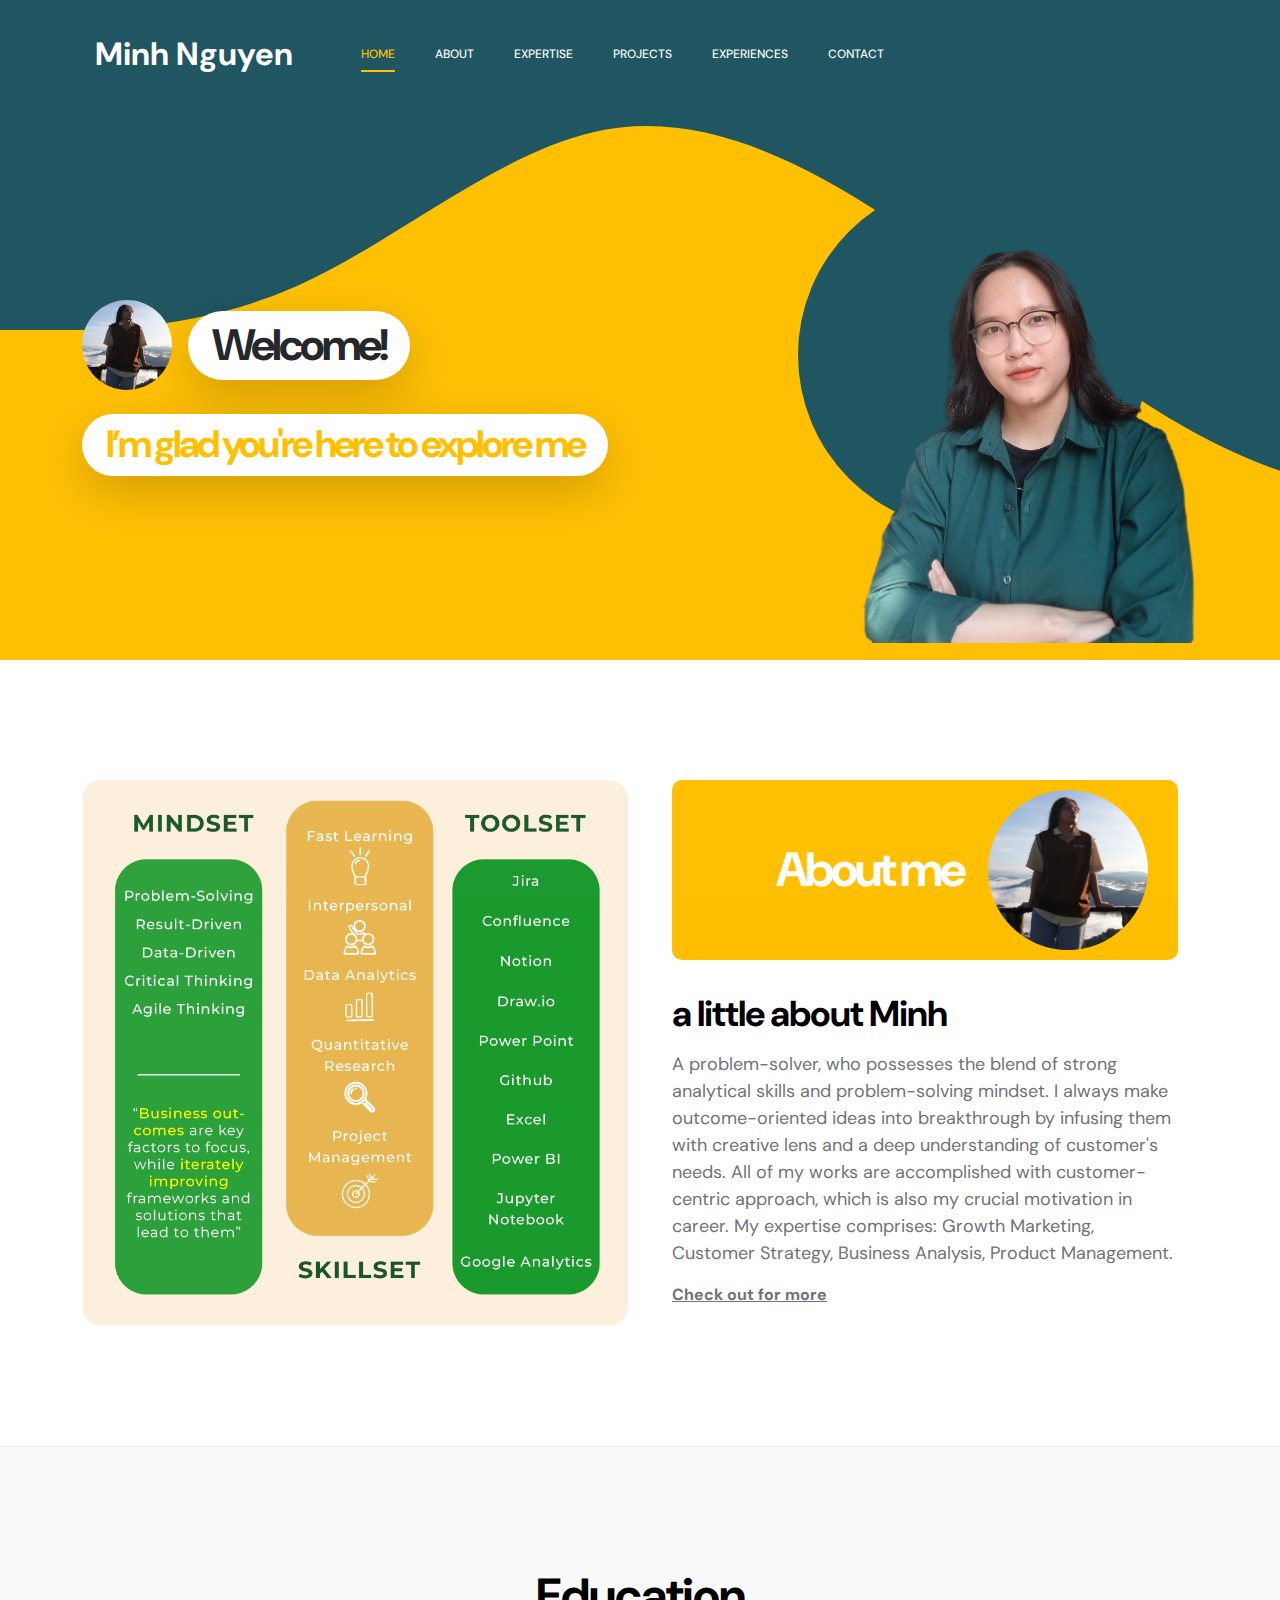
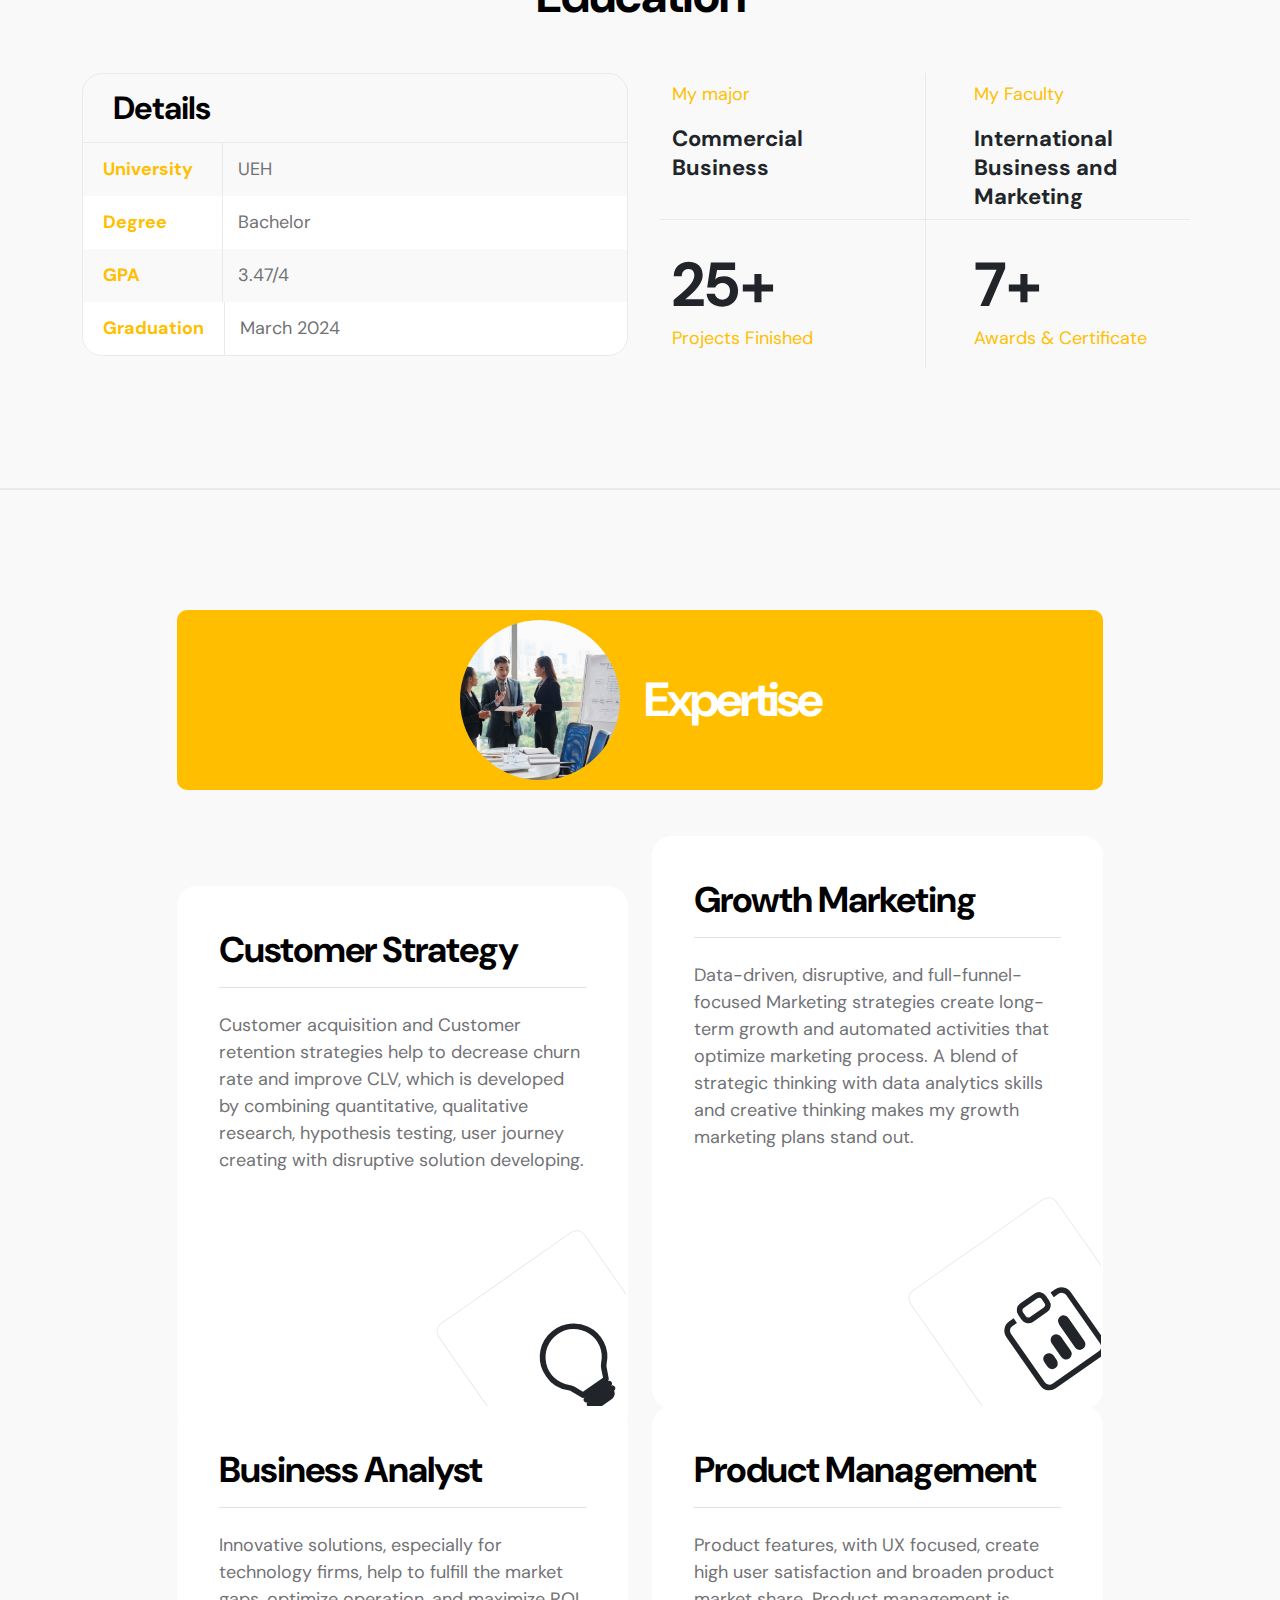
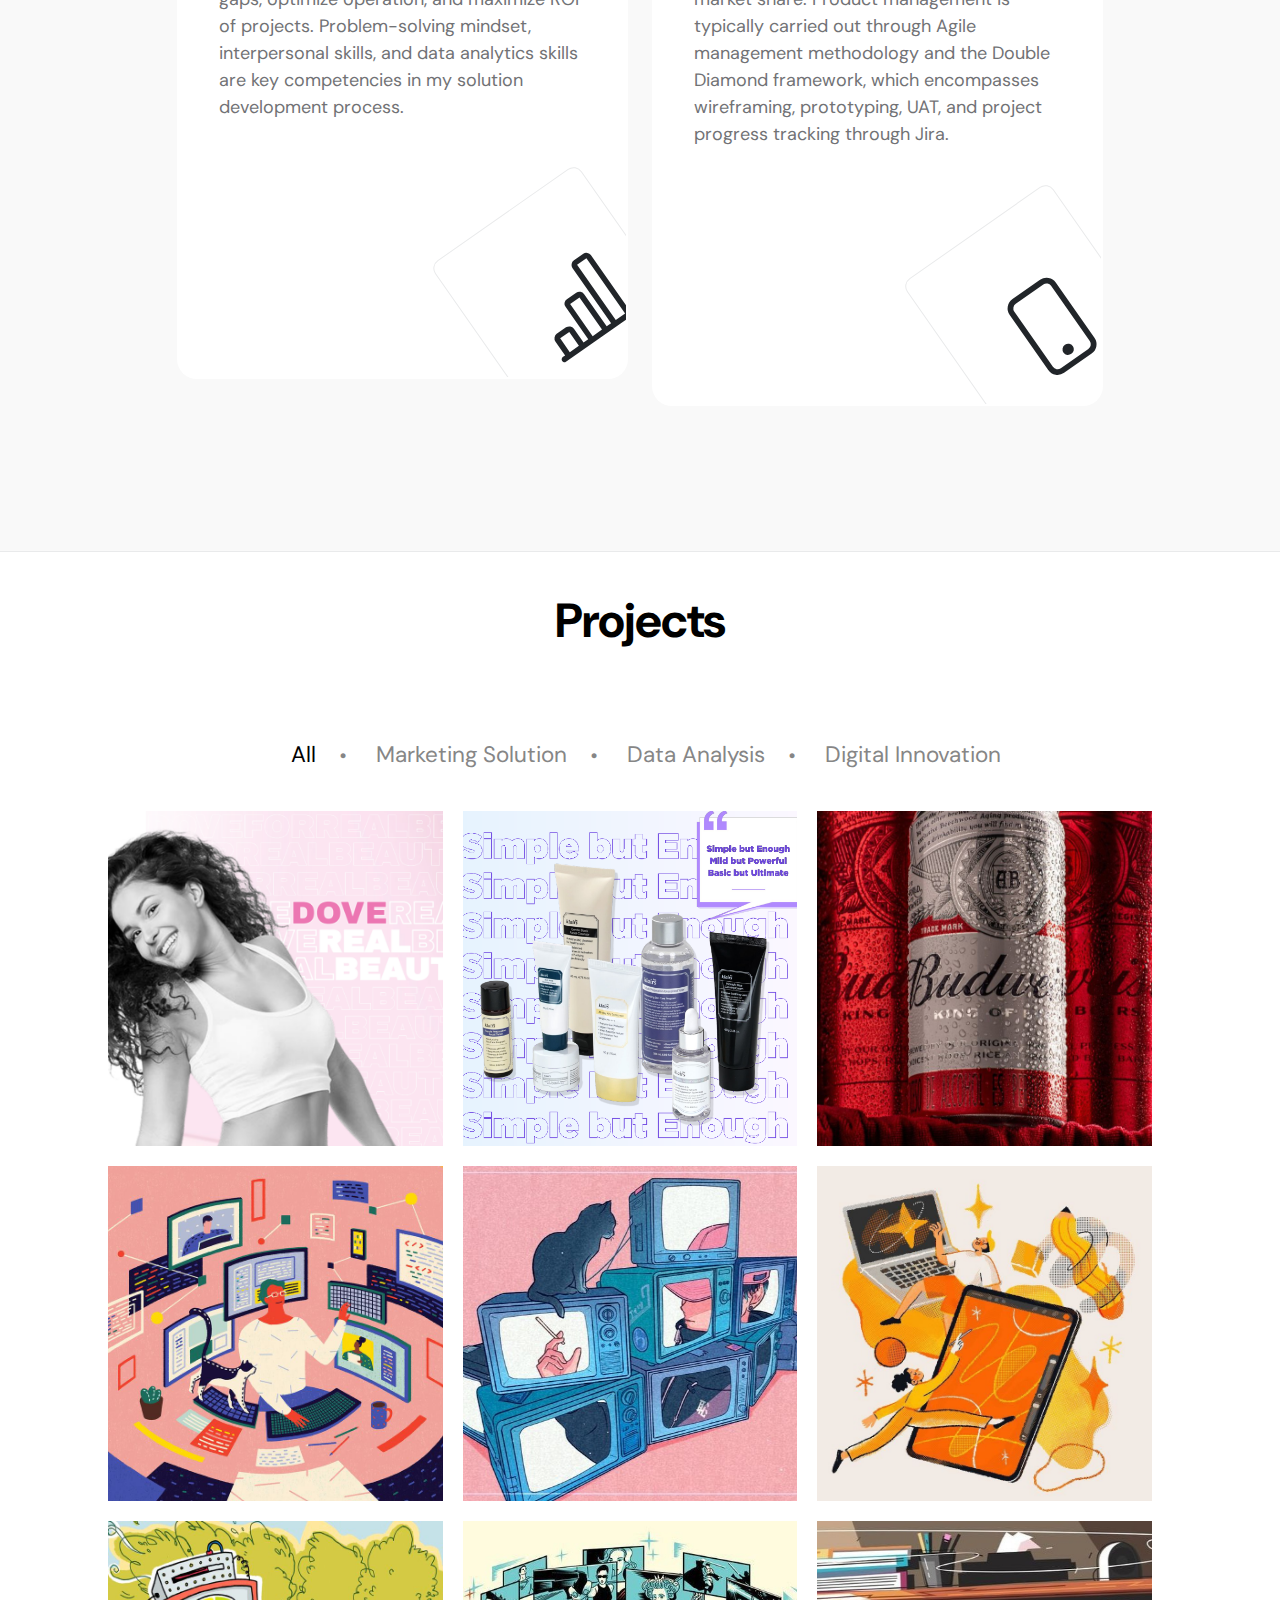
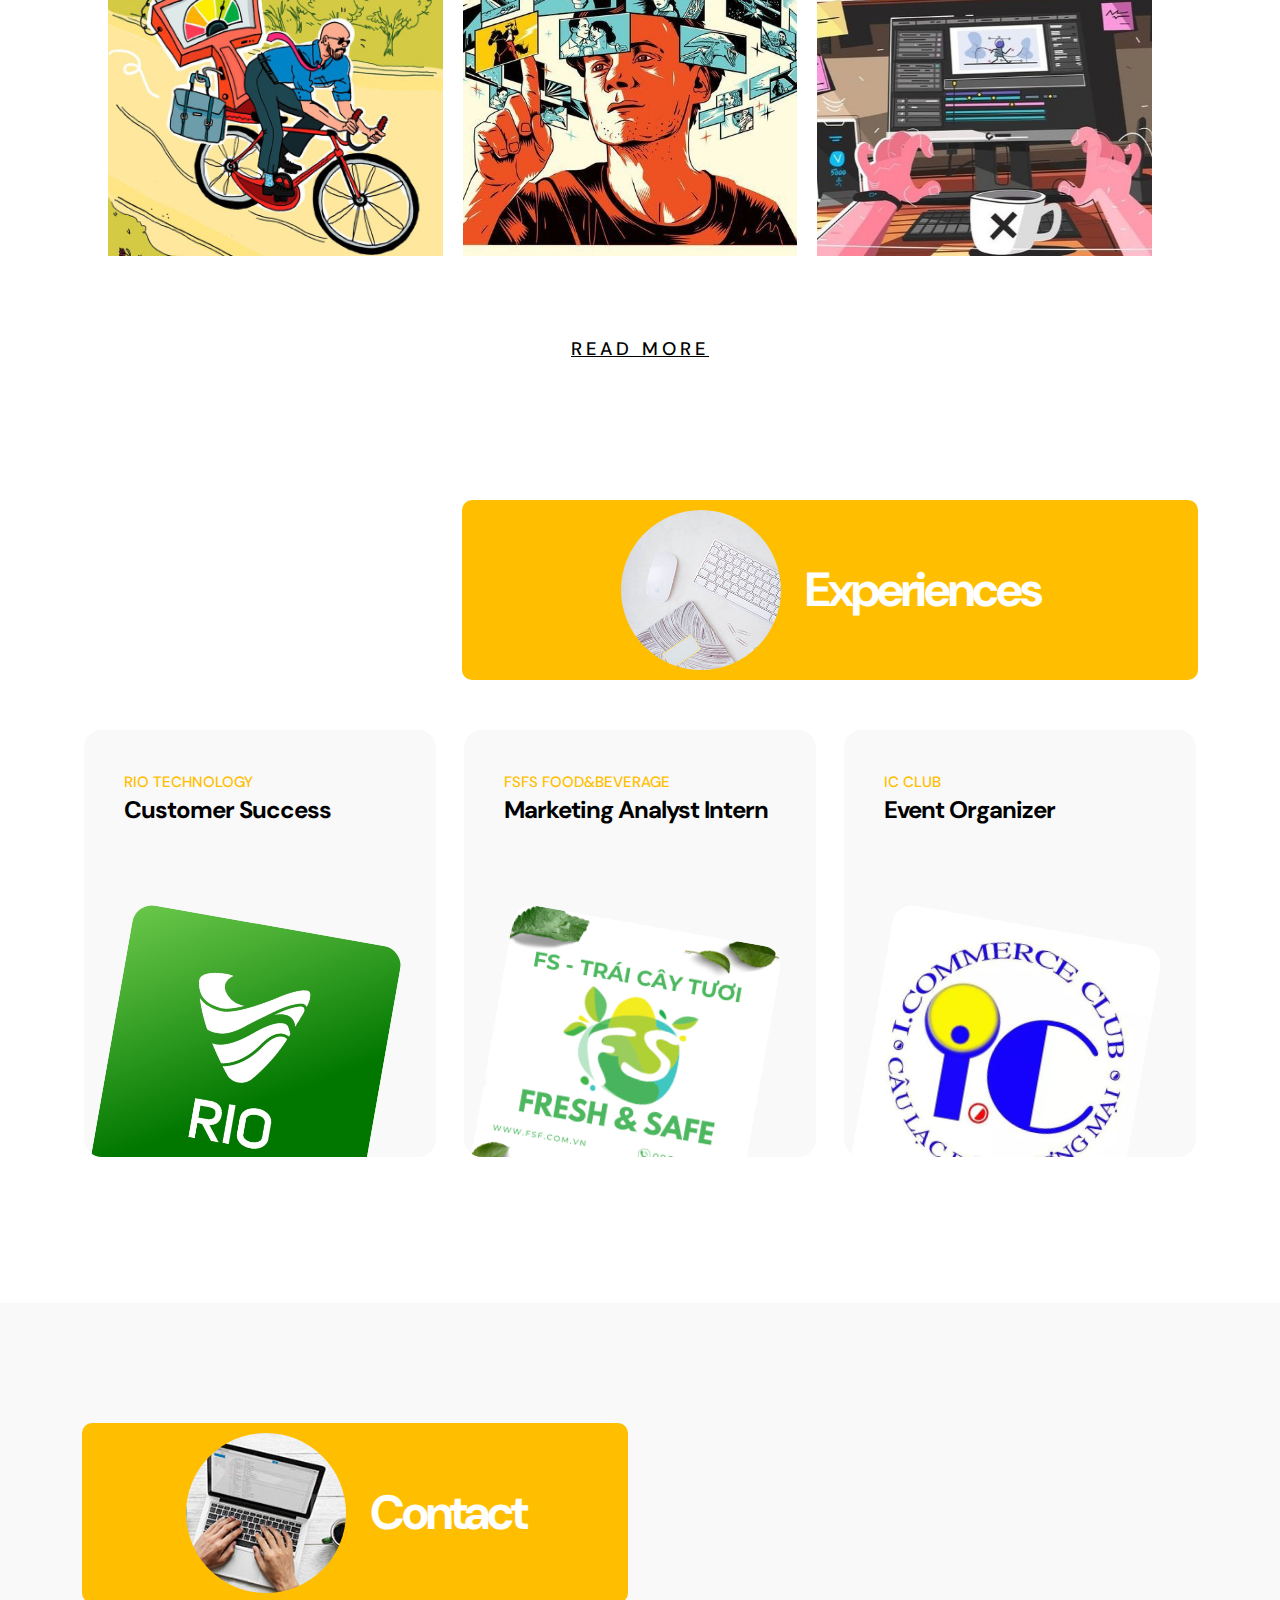
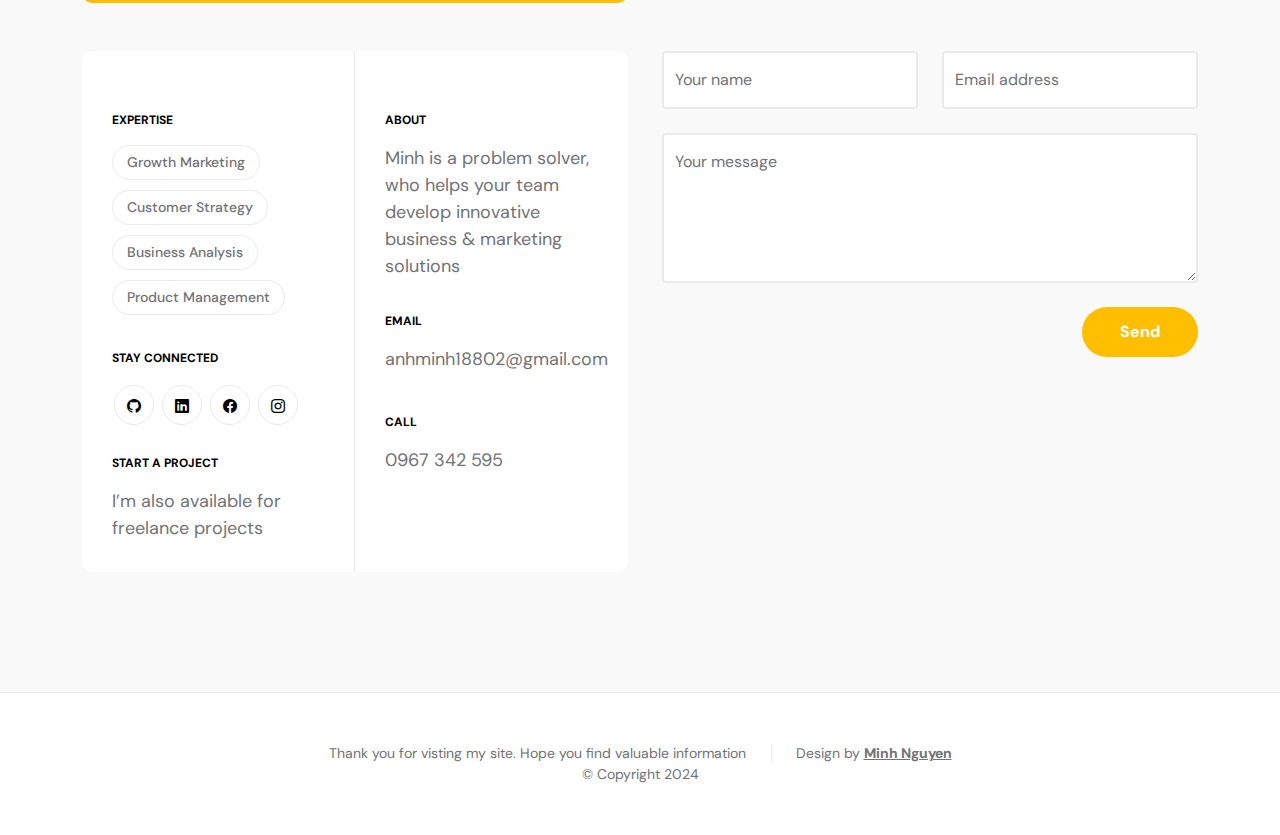
<file: index.html>
<!doctype html>
<html lang="en">
    <head>
        <meta charset="utf-8">
        <meta name="viewport" content="width=device-width, initial-scale=1">

        <meta name="description" content="">
        <meta name="author" content="TemplateMo">

        <title>Mking Portfolio</title>

        <!-- CSS FILES -->
        <link rel="icon" type="image/x-icon" href="images/logo_icon-02.png">
        <link rel="preconnect" href="https://fonts.googleapis.com">
        
        <link rel="preconnect" href="https://fonts.gstatic.com" crossorigin>
        
        <link href="https://fonts.googleapis.com/css2?family=DM+Sans:wght@400;500;700&display=swap" rel="stylesheet">
        <link rel="stylesheet" href="https://cdn.jsdelivr.net/npm/bootstrap-icons@1.8.3/font/bootstrap-icons.css">

        <link href="css/bootstrap.min.css" rel="stylesheet">

        <link href="css/bootstrap-icons.css" rel="stylesheet">

        <link href="css/magnific-popup.css" rel="stylesheet">

        <link href="css/templatemo-first-portfolio-style.css" rel="stylesheet">
        
    </head>

<!--body-->




    
    <body>

        <section class="preloader">
            <div class="spinner">
                <span class="spinner-rotate"></span>    
            </div>
        </section>

        <!--Navigation bar-->

        <nav class="navbar navbar-expand-lg">
            <div class="container">

                <button class="navbar-toggler" type="button" data-bs-toggle="collapse" data-bs-target="#navbarNav" aria-controls="navbarNav" aria-expanded="false" aria-label="Toggle navigation">
                    <span class="navbar-toggler-icon"></span>
                </button>

                <a href="index.html" class="navbar-brand mx-auto mx-lg-0">Minh Nguyen</a>

               

                <div class="collapse navbar-collapse" id="navbarNav">
                    <ul class="navbar-nav ms-lg-5">
                        <li class="nav-item">
                            <a class="nav-link click-scroll" href="#home_section">Home</a>
                        </li>

                        <li class="nav-item">
                            <a class="nav-link click-scroll" href="#about_section">About</a>
                        </li>

                        <li class="nav-item">
                            <a class="nav-link click-scroll" href="#expertises_section">Expertise</a>
                        </li>

                        <li>
                            <a class="nav-link click-scroll" href="#showcase-projects">Projects</a>
                        </li>

                        <li class="nav-item">
                            <a class="nav-link click-scroll" href="#experiences_section">Experiences</a>
                        </li>

                        <li class="nav-item">
                            <a class="nav-link click-scroll" href="#contact_section">Contact</a>
                        </li>
                        
                    </ul>
                    
                </div>

            </div>
        </nav>


        <main>

            <section class="hero d-flex justify-content-center align-items-center" id="home_section">
                <div class="container">
                    <div class="row">

                        <div class="col-lg-7 col-12">
                            <div class="hero-text">
                                <div class="hero-title-wrap d-flex align-items-center mb-4">
                                    <img src="images/avt_chat.jpg" class="avatar-image avatar-image-large img-fluid" alt="">

                                    <h1 class="hero-title ms-3 mb-0">Welcome!</h1>
                                </div>

                                <h2 class="mb-4">I’m glad you're here to explore me</h2>
                            </div>
                        </div>

                        <div class="col-lg-5 col-12 position-relative">
                            <div class="hero-image-wrap"></div>
                            <img src="images/avt_standing.png" class="hero-image img-fluid" alt="">
                        </div>

                    </div>
                </div>

                <svg xmlns="http://www.w3.org/2000/svg" viewBox="0 0 1440 320"><path fill="#1c545f" fill-opacity="1" d="M0,160L24,160C48,160,96,160,144,138.7C192,117,240,75,288,64C336,53,384,75,432,106.7C480,139,528,181,576,208C624,235,672,245,720,240C768,235,816,213,864,186.7C912,160,960,128,1008,133.3C1056,139,1104,181,1152,202.7C1200,224,1248,224,1296,197.3C1344,171,1392,117,1416,90.7L1440,64L1440,0L1416,0C1392,0,1344,0,1296,0C1248,0,1200,0,1152,0C1104,0,1056,0,1008,0C960,0,912,0,864,0C816,0,768,0,720,0C672,0,624,0,576,0C528,0,480,0,432,0C384,0,336,0,288,0C240,0,192,0,144,0C96,0,48,0,24,0L0,0Z"></path></svg>
            </section>

            <!--About section-->
            <section class="about section-padding" id="about_section">
                <div class="container">
                    <div class="row">

                        <div class="col-lg-6 col-12">
                            <img src="images/projects/3_set-01.png" class="about-image img-fluid" alt="">
                        </div>

                        <div class="col-lg-6 col-12 mt-5 mt-lg-0">
                            <div class="about-thumb">

                                <div class="section-title-wrap d-flex justify-content-end align-items-center mb-4">
                                    <h2 class="text-white me-4 mb-0">About me</h2>

                                    <img src="images/avt_chat.jpg" class="avatar-image img-fluid" alt="">
                                </div>

                                <h3 class="pt-2 mb-3">a little about Minh</h3>

                                <p>A problem-solver, who possesses the blend of strong analytical skills and problem-solving mindset. 
                                    I always make outcome-oriented ideas into breakthrough by infusing them with creative lens and a deep understanding of customer's needs.
                                    All of my works are accomplished with customer-centric approach, which is also my crucial motivation in career.
                                     My expertise comprises: Growth Marketing, Customer Strategy, Business Analysis, Product Management.</p>
                                <a href="#expertises_section"><b><u>Check out for more</u></b></a>
                            </div>
                        </div>

                    </div>
                </div>
            </section>
            
            <!----Education section---->

            <section class="featured section-padding">
                <div class="container">
                    <div class="row">
                        <h3 class="text-center mb-5" style="font-size: 48px;">Education</h3>
                        <div class="col-lg-6 col-12">
                            <div class="profile-thumb">
                                <div class="profile-title">
                                    <h4 class="mb-0">Details</h4>
                                </div>

                                <div class="profile-body">
                                    <p>
                                        <span class="profile-small-title">University</span> 
                                        <span>UEH</span>
                                    </p>

                                    <p>
                                        <span class="profile-small-title">Degree</span> 
                                        <span>Bachelor</span>
                                    </p>

                                    <p>
                                        <span class="profile-small-title">GPA</span> 
                                        <span>3.47/4</span>
                                    </p>

                                    <p>
                                        <span class="profile-small-title">Graduation</span> 
                                         <span>March 2024</span>
                                    </p>

                                </div>
                            </div>
                        </div>

                        <div class="col-lg-6 col-12 mt-5 mt-lg-0">
                            <div class="about-thumb">
                                <div class="row">
                                    <div class="col-lg-6 col-6 featured-border-bottom py-2">
                                        <p class="featured-text">My major</p>
                                        <strong class="featured-header">Commercial <br>Business</strong>

                                        
                                    </div>

                                    <div class="col-lg-6 col-6 featured-border-start featured-border-bottom ps-5 py-2">
                                        <p class="featured-text">My Faculty</p>
                                        <strong class="featured-header">International Business and Marketing</strong>

                                        
                                    </div>

                                    <div class="col-lg-6 col-6 pt-4">
                                        
                                        <strong class="featured-numbers">25+</strong>
                                        <p class="featured-text">Projects Finished</p>
                                        
                                    </div>

                                    <div class="col-lg-6 col-6 featured-border-start ps-5 pt-4">
                                        <strong class="featured-numbers">7+</strong>

                                        <p class="featured-text">Awards & Certificate</p>
                                    </div>
                                </div>
                            </div>
                        </div>

                    </div>
                </div>
            </section>
            
            <!-- ======= Expertise section ======= -->

            <section class="services section-padding" id="expertises_section">
                <div class="container">
                    <div class="row">

                        <div class="services-block col-lg-10 col-12 mx-auto">
                            <div class="section-title-wrap d-flex justify-content-center align-items-center mb-5">
                                <img src="images/expertises_logo.jpg" class="avatar-image img-fluid" alt="">

                                <h2 class="text-white ms-4 mb-0">Expertise</h2>
                            </div>

                            <!---------1st expertise---------->
                            <div class="row pt-lg-5">
                                <div class="col-lg-6 col-12">
                                    <div class="services-thumb">
                                        <div class="d-flex flex-wrap align-items-center border-bottom mb-4 pb-3">
                                            <h3 class="mb-0">Customer Strategy</h3>
                                        </div>
                                        <p>Customer acquisition and Customer retention strategies help to decrease churn rate and improve CLV, which is developed by combining quantitative, qualitative research, hypothesis testing, user journey creating with disruptive solution developing.</p>

                                        <div class="services-icon-wrap d-flex justify-content-center align-items-center">
                                            <i class="services-icon bi-lightbulb"></i>
                                        </div>
                                    </div>
                                </div>

                                <!------2nd expertise------>
                                <div class="col-lg-6 col-12">
                                    <div class="services-thumb services-thumb-up">
                                        <div class="d-flex flex-wrap align-items-center border-bottom mb-4 pb-3">
                                            <h3 class="mb-0">Growth Marketing</h3>
                                        </div>

                                        <p>Data-driven, disruptive, and full-funnel-focused Marketing strategies create long-term growth and automated activities that optimize marketing process. A blend of strategic thinking with data analytics skills and creative thinking makes my growth marketing plans stand out.</p>

                                        <div class="services-icon-wrap d-flex justify-content-center align-items-center">
                                            <i class="services-icon bi-clipboard-data"></i>
                                        </div>
                                    </div>
                                </div>

                                <!-----3rd expertise------>
                                <div class="col-lg-6 col-12">
                                    <div class="services-thumb services-thumb-up">
                                        <div class="d-flex flex-wrap align-items-center border-bottom mb-4 pb-3">
                                            <h3 class="mb-0">Business Analyst</h3>
                                        </div>

                                        <p>
                                            Innovative solutions, especially for technology firms, help to fulfill the market gaps, optimize operation, and maximize ROI of projects. Problem-solving mindset, interpersonal skills, and data analytics skills are key competencies in my solution development process.
                                        </p>
                                        

                                        <div class="services-icon-wrap d-flex justify-content-center align-items-center">
                                            <i class="services-icon bi-bar-chart-line"></i>
                                        </div>
                                    </div>
                                </div>


                                <!--------4th expertise--------->
                                <div class="col-lg-6 col-12">
                                    <div class="services-thumb services-thumb-up">
                                        <div class="d-flex flex-wrap align-items-center border-bottom mb-4 pb-3">
                                            <h3 class="mb-0">Product Management</h3>
                                        </div>

                                        <p>Product features, with UX focused, create high user satisfaction and broaden product market share. Product management is typically carried out through Agile management methodology and the Double Diamond framework, which encompasses wireframing, prototyping, UAT, and project progress tracking through Jira.</p>

                                        <div class="services-icon-wrap d-flex justify-content-center align-items-center">
                                            <i class="services-icon bi-phone"></i>
                                        </div>
                                    </div>
                                </div>
                                
                                
                            </div>
                        </div>
                    </div>
                </div>
            </section>

            <!---------Projects section-------->
            <section id="showcase-projects">			
                <div class="container">
                    <div class="row">
                        <div class="inner-content">					
            
                            <div class="row" style="margin-top: 40px;">
                                <h3 class="text-center mb-5" style="font-size: 48px;">Projects</h3>
                            </div>
            
                                <ul class="tabs">
                                  <li data-tab-target="#all" class="active tab">all</li>
                                  <li data-tab-target="#buz-mkt" class="tab">Marketing Solution</li>
                                  <li data-tab-target="#data-analysis" class="tab">Data Analysis</li>
                                  <li data-tab-target="#product-features" class="tab">Digital Innovation</li>
                                </ul>
            
                                <div class="tab-content">
                                  <div id="all" data-tab-content class="active">
                                    <div class="tab-element">
                                        <!----Marketing solution---->
                                        <figure>
                                            <a href="">
                                                <img src="images/portfolio/BLM12_round1_cover_img.png"  class="tab-image">
                                            </a>
                                            <figcaption>
                                                <div class="caption">
                                                    <h3><a href="https://drive.google.com/file/d/1NIhzsHDDCDOuOtOfiLgPsonvz-pX0QRr/view?usp=sharing" target="_blank">Exploit Non-users in Deodorant market</a></h3>
                                                    <span class="category">Marketing Solution</span>
                                                </div>
                                                    <a href="https://drive.google.com/file/d/1NIhzsHDDCDOuOtOfiLgPsonvz-pX0QRr/view?usp=sharing" target="_blank" class="btn-arrow light">
                                                    <i class="bi bi-arrow-right"></i></a>
                                            </figcaption>
                                        </figure>
                                        <figure>
                                            <a href="">
                                                <img src="images/portfolio/BLM12_round2_cover_img.png"  class="tab-image">
                                            </a>
                                            <figcaption>
                                                <div class="caption">
                                                    <h3><a href="https://drive.google.com/file/d/1gkIQZDSkemt-zf1o2IUNcXPBz87W8E7D/view?usp=sharing" target="_blank">Disruptive marketing plan for Dear Klairs</a></h3>
                                                    <span class="category">Marketing Solution</span>
                                                </div>
                                                    <a href="https://drive.google.com/file/d/1gkIQZDSkemt-zf1o2IUNcXPBz87W8E7D/view?usp=sharing" target="_blank" class="btn-arrow light">
                                                    <i class="bi bi-arrow-right"></i></a>
                                            </figcaption>
                                        </figure>
                                        <figure>
                                            <a href="">
                                                <img src="images/portfolio/vyl_2024.jpeg"  class="tab-image">
                                            </a>
                                            <figcaption>
                                                <div class="caption">
                                                    <h3><a href="https://drive.google.com/file/d/1nXqNn8YkqZqufOycWyIv5O3FRwzcPE9t/view?usp=sharing" target="_blank">ICM plan for Budweiser</a></h3>
                                                    <span class="category">Marketing Solution</span>
                                                </div>
                                                    <a href="https://drive.google.com/file/d/1nXqNn8YkqZqufOycWyIv5O3FRwzcPE9t/view?usp=sharing" target="_blank" class="btn-arrow light">
                                                    <i class="bi bi-arrow-right"></i></a>
                                            </figcaption>
                                        </figure>
                                        <!-----end marketing solution part------>

                                        <!------Data analysis part-------->
                                        <figure>
                                            <a href="">
                                                <img src="images/portfolio/CLV_improve.jpeg"  class="tab-image">
                                            </a>
                                            <figcaption>
                                                <div class="caption">
                                                    <h3><a href="https://github.com/Mkingmin/Solution_boosting_CLV_for_Viettel-Ecommerce" target="_blank">Solution boosting CLV for Viettel Ecommerce</a></h3>
                                                    <span class="category">Data analysis</span>
                                                </div>
                                                    <a href="https://github.com/Mkingmin/Solution_boosting_CLV_for_Viettel-Ecommerce" class="btn-arrow light" target="_blank">
                                                    <i class="bi bi-arrow-right"></i></a>
                                            </figcaption>
                                        </figure>
                                        <figure>
                                            <a href="">
                                                <img src="images/portfolio/VieON_forecast.jpeg"  class="tab-image">
                                            </a>
                                            <figcaption>
                                                <div class="caption">
                                                    <h3><a href="https://github.com/Mkingmin/Forecast_VIP-Vieon_subscription" target="_blank">Forecast VIP subscription by Deep Learning</a></h3>
                                                    <span class="category">Data analysis</span>
                                                </div>
                                                    <a href="https://github.com/Mkingmin/Forecast_VIP-Vieon_subscription" class="btn-arrow light" target="_blank">
                                                        <i class="bi bi-arrow-right"></i></a>
                                            </figcaption>
                                        </figure>
                                        <figure>
                                            <a href="">
                                                <img src="images/portfolio/potential_apps.jpeg"  class="tab-image">
                                            </a>
                                            <figcaption>
                                                <div class="caption">
                                                    <h3><a href="https://github.com/Mkingmin/Potential_app_analysis" target="_blank">Potential App Profiles</a></h3>
                                                    <span class="category">Data analysis</span>
                                                </div>
                                                    <a href="https://github.com/Mkingmin/Potential_app_analysis" class="btn-arrow light" target="_blank">
                                                    <i class="bi bi-arrow-right"></i></a>
                                            </figcaption>
                                        </figure>
                                        <!----------end DA------------>
                                        <!-----------Digital innovation ~ product features---------------->
                                        <figure>
                                            <a href="">
                                                <img src="images/portfolio/Fin_score.jpeg"  class="tab-image">
                                            </a>
                                            <figcaption>
                                                <div class="caption">
                                                    <h3><a href="https://github.com/Mkingmin/Financial_Scoring_and_Suggestion" target="_blank">Financial Scoring & Suggestion</a></h3>
                                                    <span class="category">Digital Innovation</span>
                                                </div>
                                                <a href="https://github.com/Mkingmin/Financial_Scoring_and_Suggestion" class="btn-arrow light" target="_blank">
                                                <i class="bi bi-arrow-right"></i></a>
                                            </figcaption>
                                        </figure>
                                        <figure>
                                            <a href="">
                                                <img src="images/portfolio/personalized_tutorials.jpeg"  class="tab-image">
                                            </a>
                                            <figcaption>
                                                <div class="caption">
                                                    <h3><a href="single-standard.html">Personalized Tutorials - UX improve</a></h3>
                                                    <span class="category">Digital Innovation</span>
                                                </div>
                                                    <a href="single-standard.html" class="btn-arrow light">
                                                    <i class="bi bi-arrow-right"></i></a>
                                            </figcaption>
                                        </figure>
                                        <figure>
                                            <a href="">
                                                <img src="images/portfolio/BPMN_visualization.jpeg"  class="tab-image">
                                            </a>
                                            <figcaption>
                                                <div class="caption">
                                                    <h3><a href="https://github.com/Mkingmin/bpmn_visualization_practice" target="_blank">BPMN by visualization library</a></h3>
                                                    <span class="category">Digital Innovation</span>
                                                </div>
                                                    <a href="https://github.com/Mkingmin/bpmn_visualization_practice" class="btn-arrow light" target="_blank">
                                                    <i class="bi bi-arrow-right"></i></a>
                                            </figcaption>
                                        </figure>
                                        
                                        <!-----------end Digital innovation------------>
                                      </div>
                                  </div>

                                  <!------------- Sub-part of Digital innovation -------------->
                                  <div id="product-features" data-tab-content>
                                    <div class="tab-element">
                                        <figure>
                                            <a href="">
                                                <img src="images/portfolio/Fin_score.jpeg"  class="tab-image">
                                            </a>
                                            <figcaption>
                                                <div class="caption">
                                                    <h3><a href="https://github.com/Mkingmin/Financial_Scoring_and_Suggestion" target="_blank">Financial Scoring & Suggestion</a></h3>
                                                    <span class="category">Digital Innovation</span>
                                                </div>
                                                <a href="https://github.com/Mkingmin/Financial_Scoring_and_Suggestion" class="btn-arrow light" target="_blank">
                                                <i class="bi bi-arrow-right"></i></a>
                                            </figcaption>
                                        </figure>
                                        <figure>
                                            <a href="">
                                                <img src="images/portfolio/personalized_tutorials.jpeg"  class="tab-image">
                                            </a>
                                            <figcaption>
                                                <div class="caption">
                                                    <h3><a href="single-standard.html">Personalized Tutorials - UX improve</a></h3>
                                                    <span class="category">Digital Innovation</span>
                                                </div>
                                                    <a href="single-standard.html" class="btn-arrow light">
                                                    <i class="bi bi-arrow-right"></i></a>
                                            </figcaption>
                                        </figure>
                                        <figure>
                                            <a href="">
                                                <img src="images/portfolio/BPMN_visualization.jpeg"  class="tab-image">
                                            </a>
                                            <figcaption>
                                                <div class="caption">
                                                    <h3><a href="https://github.com/Mkingmin/bpmn_visualization_practice" target="_blank">BPMN by visualization library</a></h3>
                                                    <span class="category">Digital Innovation</span>
                                                </div>
                                                    <a href="https://github.com/Mkingmin/bpmn_visualization_practice" class="btn-arrow light" target="_blank">
                                                    <i class="bi bi-arrow-right"></i></a>
                                            </figcaption>
                                        </figure>
                                        
                                    </div>
                                  </div>

                                  <!------------- Sub-part of DA -------------->
                                  <div id="data-analysis" data-tab-content>
                                    <div class="tab-element">
                                        
                                        <figure>
                                            <a href="">
                                                <img src="images/portfolio/CLV_improve.jpeg"  class="tab-image">
                                            </a>
                                            <figcaption>
                                                <div class="caption">
                                                    <h3><a href="https://github.com/Mkingmin/Solution_boosting_CLV_for_Viettel-Ecommerce" target="_blank">Solution boosting CLV for Viettel Ecommerce</a></h3>
                                                    <span class="category">Data analysis</span>
                                                </div>
                                                    <a href="https://github.com/Mkingmin/Solution_boosting_CLV_for_Viettel-Ecommerce" class="btn-arrow light" target="_blank">
                                                    <i class="bi bi-arrow-right"></i></a>
                                            </figcaption>
                                        </figure>
                                        <figure>
                                            <a href="">
                                                <img src="images/portfolio/VieON_forecast.jpeg"  class="tab-image">
                                            </a>
                                            <figcaption>
                                                <div class="caption">
                                                    <h3><a href="https://github.com/Mkingmin/Forecast_VIP-Vieon_subscription" target="_blank">Forecast VIP subscription by Deep Learning</a></h3>
                                                    <span class="category">Data analysis</span>
                                                </div>
                                                    <a href="https://github.com/Mkingmin/Forecast_VIP-Vieon_subscription" class="btn-arrow light" target="_blank">
                                                        <i class="bi bi-arrow-right"></i></a>
                                            </figcaption>
                                        </figure>
                                        <figure>
                                            <a href="">
                                                <img src="images/portfolio/potential_apps.jpeg"  class="tab-image">
                                            </a>
                                            <figcaption>
                                                <div class="caption">
                                                    <h3><a href="https://github.com/Mkingmin/Potential_app_analysis" target="_blank">Potential App Profiles</a></h3>
                                                    <span class="category">Data analysis</span>
                                                </div>
                                                    <a href="https://github.com/Mkingmin/Potential_app_analysis" class="btn-arrow light" target="_blank">
                                                    <i class="bi bi-arrow-right"></i></a>
                                            </figcaption>
                                        </figure>
                                    </div>
                                  </div>

                                  <!------------- Sub-part of MKT -------------->
                                  <div id="buz-mkt" data-tab-content>
                                    <div class="tab-element">
                                        <figure>
                                            <a href="">
                                                <img src="images/portfolio/BLM12_round1_cover_img.png"  class="tab-image">
                                            </a>
                                            <figcaption>
                                                <div class="caption">
                                                    <h3><a href="https://drive.google.com/file/d/1NIhzsHDDCDOuOtOfiLgPsonvz-pX0QRr/view?usp=sharing" target="_blank">Exploit Non-users in Deodorant market</a></h3>
                                                    <span class="category">Marketing Solution</span>
                                                </div>
                                                    <a href="https://drive.google.com/file/d/1NIhzsHDDCDOuOtOfiLgPsonvz-pX0QRr/view?usp=sharing" target="_blank" class="btn-arrow light">
                                                    <i class="bi bi-arrow-right"></i></a>
                                            </figcaption>
                                        </figure>
                                        <figure>
                                            <a href="">
                                                <img src="images/portfolio/BLM12_round2_cover_img.png"  class="tab-image">
                                            </a>
                                            <figcaption>
                                                <div class="caption">
                                                    <h3><a href="https://drive.google.com/file/d/1gkIQZDSkemt-zf1o2IUNcXPBz87W8E7D/view?usp=sharing" target="_blank">Disruptive marketing plan for Dear Klairs</a></h3>
                                                    <span class="category">Marketing Solution</span>
                                                </div>
                                                    <a href="https://drive.google.com/file/d/1gkIQZDSkemt-zf1o2IUNcXPBz87W8E7D/view?usp=sharing" target="_blank" class="btn-arrow light">
                                                    <i class="bi bi-arrow-right"></i></a>
                                            </figcaption>
                                        </figure>
                                        <figure>
                                            <a href="">
                                                <img src="images/portfolio/vyl_2024.jpeg"  class="tab-image">
                                            </a>
                                            <figcaption>
                                                <div class="caption">
                                                    <h3><a href="https://drive.google.com/file/d/1nXqNn8YkqZqufOycWyIv5O3FRwzcPE9t/view?usp=sharing" target="_blank">ICM plan for Budweiser</a></h3>
                                                    <span class="category">Marketing Solution</span>
                                                </div>
                                                    <a href="https://drive.google.com/file/d/1nXqNn8YkqZqufOycWyIv5O3FRwzcPE9t/view?usp=sharing" target="_blank" class="btn-arrow light">
                                                    <i class="bi bi-arrow-right"></i></a>
                                            </figcaption>
                                        </figure>
                                    </div>
                                  </div>
                                  
                            </div><!--tab-content-->
                            <p style="text-align: center;">
                                <a class="hero__more-link" href="projects.html">Read more</a>
                            </p>
                            
                        </div>
                    </div>
                </div>
            </section>



            <!-----Experiences section----->

            <section class="projects section-padding" id="experiences_section">
                <div class="container">
                    <div class="row">

                        <div class="col-lg-8 col-md-8 col-12 ms-auto">
                            <div class="section-title-wrap d-flex justify-content-center align-items-center mb-4">
                                <img src="images/white-desk-work-study-aesthetics.jpg" class="avatar-image img-fluid" alt="">

                                <h2 class="text-white ms-4 mb-0">Experiences</h2>
                            </div>
                        </div>

                        <div class="clearfix"></div>

                        <div class="col-lg-4 col-md-6 col-12">
                            <div class="projects-thumb">
                                <div class="projects-info">
                                    <small class="projects-tag">RIO Technology</small>

                                    <h5 class="projects-title">Customer Success</h5>
                                </div>

                                <a href="images/projects/RIO_exp-01-01.png" class="popup-image"> <!--pop up as click-->
                                    <img src="images/projects/RIO_tech.jpg" class="projects-image img-fluid" alt="">
                                </a>
                            </div>
                        </div>

                        <div class="col-lg-4 col-md-6 col-12">
                            <div class="projects-thumb">
                                <div class="projects-info">
                                    <small class="projects-tag">FSFS Food&Beverage</small>

                                    <h5 class="projects-title">Marketing Analyst Intern</h5>
                                </div>

                                <a href="images/projects/FS_exp-02-02.png" class="popup-image"> <!--pop up as click-->
                                    <img src="images/projects/FSFS.jpg" class="projects-image img-fluid" alt="">
                                </a>
                            </div>
                        </div>

                        <div class="col-lg-4 col-md-6 col-12">
                            <div class="projects-thumb">
                                <div class="projects-info">
                                    <small class="projects-tag">IC Club</small>

                                    <h5 class="projects-title">Event Organizer</h5>
                                </div>

                                <a href="images/projects/IC_exp-03.png" class="popup-image"> <!--pop up as click-->
                                    <img src="images/projects/IC_logo.png" class="projects-image img-fluid" alt="">
                                </a>
                            </div>
                        </div>

                    </div>
                </div>
            </section>

            <!----Contact section---->

            <section class="contact section-padding" id="contact_section">
                    <div class="container">
                        <div class="row">

                            <div class="col-lg-6 col-md-8 col-12">
                                <div class="section-title-wrap d-flex justify-content-center align-items-center mb-5">
                                    <img src="images/aerial-view-man-using-computer-laptop-wooden-table.jpg" class="avatar-image img-fluid" alt="">

                                    <h2 class="text-white ms-4 mb-0">Contact</h2>
                                </div>
                            </div>

                            <div class="clearfix"></div>

                            <div class="col-lg-3 col-md-6 col-12 pe-lg-0">
                                <div class="contact-info contact-info-border-start d-flex flex-column">
                                    <strong class="site-footer-title d-block mb-3">Expertise</strong>

                                    <ul class="footer-menu">
                                        <li class="footer-menu-item footer-menu-link">Growth Marketing</li>

                                        <li class="footer-menu-item footer-menu-link">Customer Strategy</li>

                                        <li class="footer-menu-item footer-menu-link">Business Analysis</li>

                                        <li class="footer-menu-item footer-menu-link">Product Management</li>
                                    </ul>

                                    <strong class="site-footer-title d-block mt-4 mb-3">Stay connected</strong>

                                    <ul class="social-icon">
                                        <li class="social-icon-item"><a href="https://github.com/Mkingmin" target="_blank" class="social-icon-link bi-github"></a></li>

                                        <li class="social-icon-item"><a href="https://www.linkedin.com/in/minh-nguyen-vo-anh/" target="_blank" class="social-icon-link bi-linkedin"></a></li>
                                        
                                        <li class="social-icon-item"><a href="https://www.facebook.com/minh.nguyenvoanh/" target="_blank" class="social-icon-link bi-facebook"></a></li>

                                        <li class="social-icon-item"><a href="https://www.instagram.com/mking_min?fbclid=IwZXh0bgNhZW0CMTAAAR1XMGoor-mTgsKiQ2ZWfreuxeOD00Z6ZRJtM9dYwI2BPaMhK460hawrGe4_aem_AYfyRQO_meGdITIycP0tZjbP0UVt4O-9kIJfdXsWKt0HMM02sOp243Dgr2IB9KeftfwR95ZVk-xSJuPpXApISEJR" target="_blank" class="social-icon-link bi-instagram"></a></li>
                                    </ul>

                                    <strong class="site-footer-title d-block mt-4 mb-3">Start a project</strong>

                                    <p class="mb-0">I’m also available for freelance projects</p>
                                </div>
                            </div>

                            <div class="col-lg-3 col-md-6 col-12 ps-lg-0">
                                <div class="contact-info d-flex flex-column">
                                    <strong class="site-footer-title d-block mb-3">About</strong>

                                    <p class="mb-2">
                                        Minh is a problem solver, who helps your team develop innovative business & marketing solutions
                              </p>

                                    <strong class="site-footer-title d-block mt-4 mb-3">Email</strong>

                                    <p>
                                        <a href="mailto:anhminh18802@gmail.com">
                                            anhminh18802@gmail.com
                                        </a>
                                    </p>

                                    <strong class="site-footer-title d-block mt-4 mb-3">Call</strong>

                                    <p class="mb-0">
                                            0967 342 595
                                    </p>
                                </div>
                            </div>

                            <div class="col-lg-6 col-12 mt-5 mt-lg-0">
                                <form action="#" method="get" class="custom-form contact-form" role="form">
                                    <div class="row">
                                        <div class="col-lg-6 col-md-6 col-12">
                                            <div class="form-floating">
                                                <input type="text" name="name" id="name" class="form-control" placeholder="Name" required="">
                                                
                                                <label for="floatingInput">Your name</label>
                                            </div>
                                        </div>

                                        <div class="col-lg-6 col-md-6 col-12"> 
                                            <div class="form-floating">
                                                <input type="email" name="email" id="email" pattern="[^ @]*@[^ @]*" class="form-control" placeholder="Email address" required="">
                                                
                                                <label for="floatingInput">Email address</label>
                                            </div>
                                        </div>
                                            

                                        <div class="col-lg-12 col-12">
                                            <div class="form-floating">
                                                <textarea class="form-control" id="message" name="message" placeholder="Tell me about the project"></textarea>
                                                
                                                <label for="floatingTextarea">Your message</label>
                                            </div>
                                        </div>

                                        <div class="col-lg-3 col-12 ms-auto">
                                            <button type="submit" class="form-control">Send</button>
                                        </div>

                                    </div>
                                </form>
                            </div>

                        </div>
                    </div>
                </div>
            </section>

        </main>

        <!-- Footer-->
        <footer class="site-footer">
            <div class="container">
                <div class="row">

                    <div class="col-lg-12 col-12">
                        <div class="copyright-text-wrap">
                            <p class="mb-0">
                                <span class="copyright-text">Thank you for visting my site. Hope you find valuable information</span>
                                Design by
                                <a rel="sponsored" href="https://www.linkedin.com/in/minh-nguyen-vo-anh/" target="_blank"><u>Minh Nguyen</u></a>
                            </p>
                            <p class="mb-0">© Copyright 2024</p>
                        </div>
                    </div>

                </div>
            </div>
        </footer>

        <!-- JAVASCRIPT FILES -->
        <script src="js/jquery.min.js"></script>
        <script src="js/bootstrap.min.js"></script>
        <script src="js/jquery.sticky.js"></script>
        <script src="js/click-scroll.js"></script>
        <script src="js/jquery.magnific-popup.min.js"></script>
        <script src="js/magnific-popup-options.js"></script>
        <script src="js/custom.js"></script>
        <script src="js/click-button.js"></script>
        <script src="js/scripts-data.js"></script>
    </body>
</html>
</file>
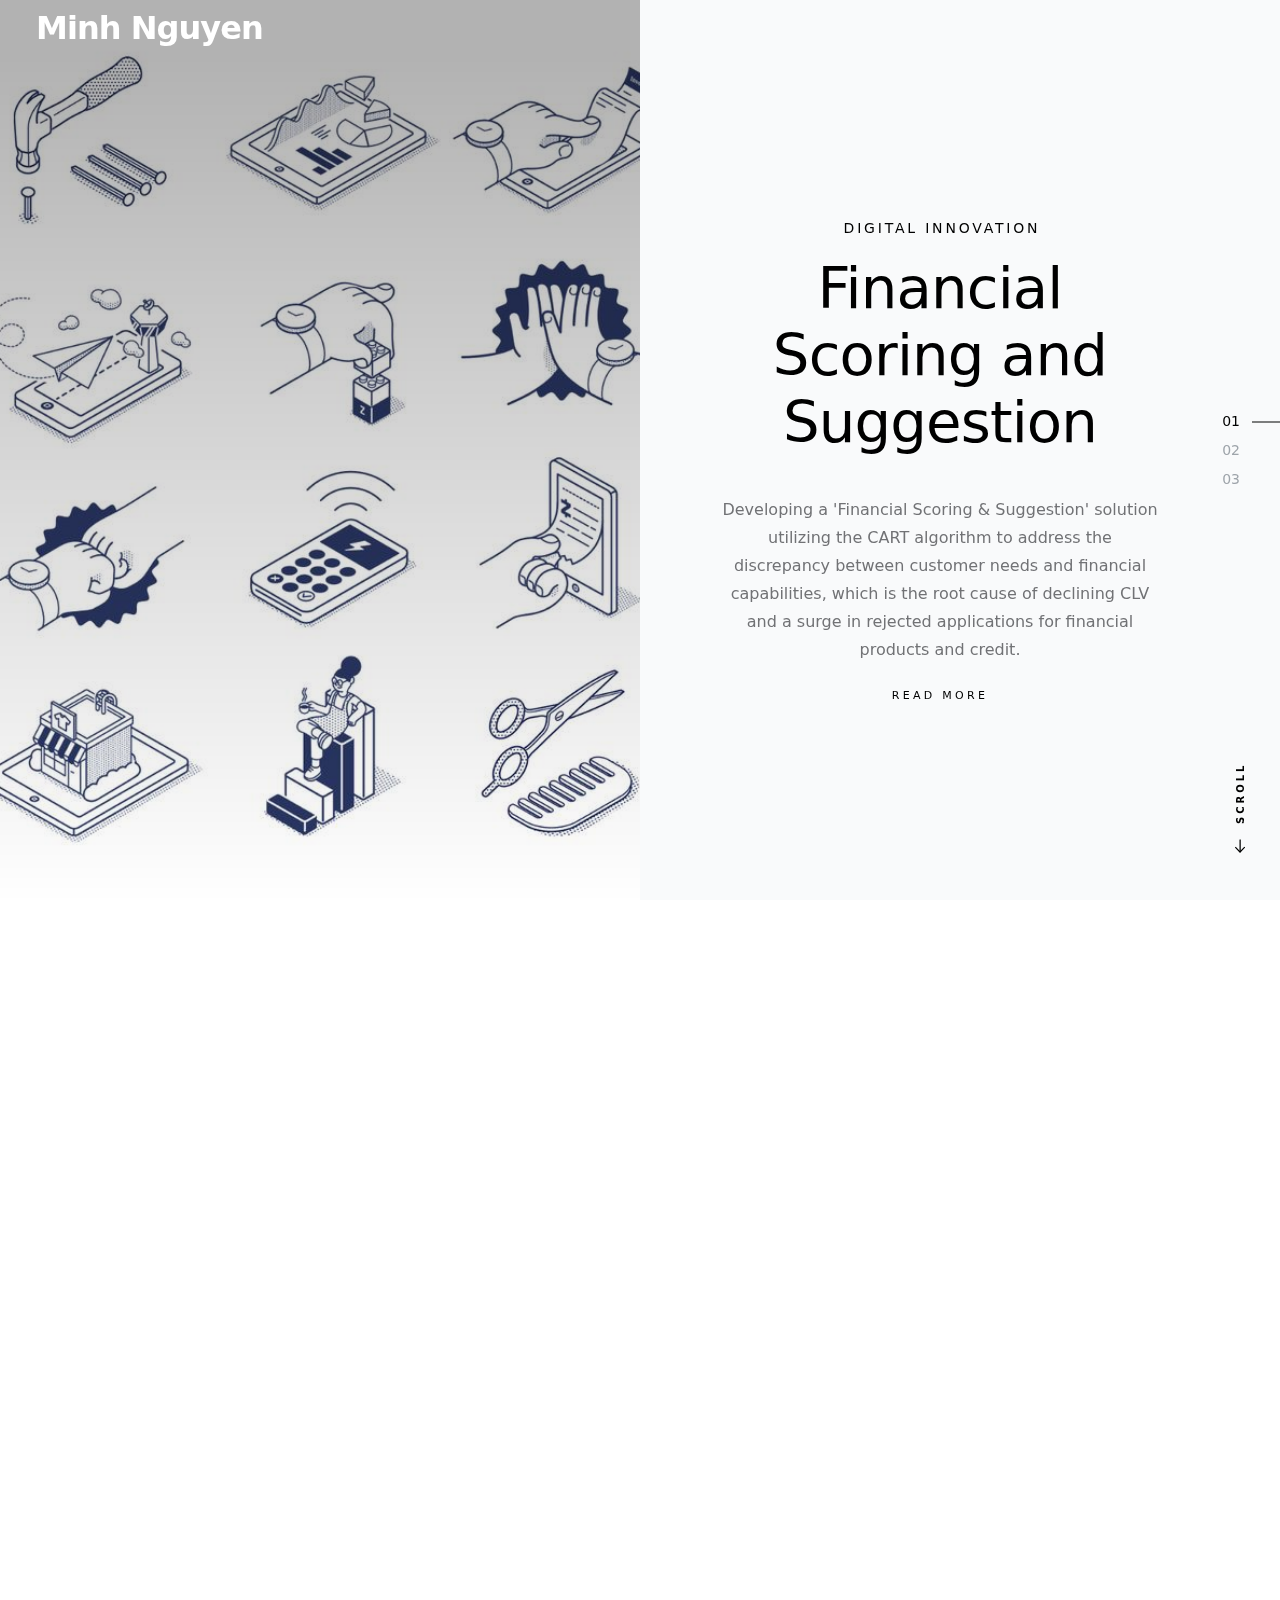
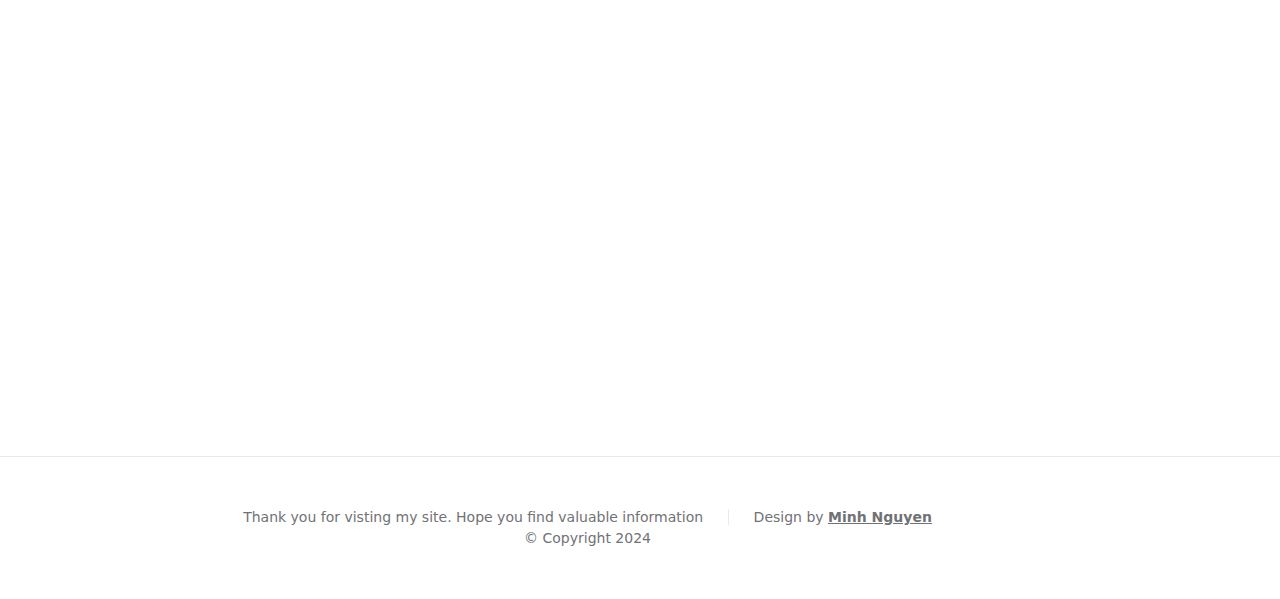
<file: projects.html>
<!DOCTYPE html>
<html lang="en" class="no-js" >
<head>

    <!--- basic page needs
    ================================================== -->
    <meta charset="utf-8">
    <meta name="viewport" content="width=device-width, initial-scale=1">
    <title>Projects</title>

    <script>
        document.documentElement.classList.remove('no-js');
        document.documentElement.classList.add('js');
    </script>

    <!-- CSS
    ================================================== -->
    <link rel="stylesheet" href="css/vendor.css">
    <link rel="stylesheet" href="css/styles.css">
    <link rel="stylesheet" href="css/bootstrap-icons.css">
    <link rel="stylesheet" href="css/bootstrap.min.css">
    <link rel="preconnect" href="https://fonts.googleapis.com">
    <link rel="icon" type="image/x-icon" href="images/logo_icon-02.png">
        
    <link rel="preconnect" href="https://fonts.gstatic.com" crossorigin>
        
    <link href="https://fonts.googleapis.com/css2?family=DM+Sans:wght@400;500;700&display=swap" rel="stylesheet">

    <!-- favicons
    ================================================== -->
    <link rel="apple-touch-icon" sizes="180x180" href="apple-touch-icon.png">
    <link rel="icon" type="image/png" sizes="32x32" href="favicon-32x32.png">
    <link rel="icon" type="image/png" sizes="16x16" href="favicon-16x16.png">
    <link rel="manifest" href="site.webmanifest">

</head>


<body id="top">


    <!-- preloader
    ================================================== -->
    <div id="preloader">
        <div id="loader" class="dots-fade">
            <div></div>
            <div></div>
            <div></div>
        </div>
    </div>


    <!-- page wrap
    ================================================== -->
    <div id="page" class="s-pagewrap ss-home">


        <!-- # site header 
        ================================================== -->
        <header id="masthead" class="s-header">

            <div class="s-header__branding">
                <p class="site-title">
                    <a href="index.html">Minh Nguyen</a>
                </p>
            </div>

            <div class="row s-header__navigation">

                <nav class="s-header__nav-wrap">
    
                    <h3 class="s-header__nav-heading">Navigate to</h3>
    
                    <ul class="s-header__nav">
                        <li class="current-menu-item"><a href="" title=""></a></li>
                        <li class="has-children">
                            <a href="" title="" class=""></a>
                            
                        </li>
                        <li class="has-children">
                            <a href="" title="" class=""></a>
                            
                        </li>
                        <li><a href="" title=""></a></li>
                        <li><a href="" title=""></a></li>
                        <li><a href="" title=""></a></li>
                    </ul> <!-- end s-header__nav -->

                </nav> <!-- end s-header__nav-wrap -->
    
            </div> <!-- end s-header__navigation -->


        </header> <!-- end s-header -->


        <!-- # site-content
        ================================================== -->
        <section id="content" class="s-content">


            <!-- hero -->
            <div class="hero">

                <div class="hero__slider swiper-container">

                    <div class="swiper-wrapper">
                        <!------- 1st project for slider------->
                        <article class="hero__slide swiper-slide">
                            <div class="hero__entry-image" style="background-image: url('images/thumb/fin_score.jpeg');">

                            </div>
                            <div class="hero__entry-text">
                                <div class="hero__entry-text-inner">
                                    <div class="hero__entry-meta">
                                        <span class="cat-links">
                                            <a href="index.html#showcase-projects">Digital Innovation</a>
                                        </span>
                                    </div>
                                    <h2 class="hero__entry-title">
                                        <a href="https://github.com/Mkingmin/Financial_Scoring_and_Suggestion">
                                            Financial Scoring and Suggestion
                                        </a>
                                    </h2>
                                    <p class="hero__entry-desc">
                                        Developing a 'Financial Scoring & Suggestion' solution utilizing the CART algorithm to address the discrepancy between customer needs and financial capabilities, which is the root cause of declining CLV and a surge in rejected applications for financial products and credit.
                                    </p>
                                    <a class="hero__more-link" href="https://github.com/Mkingmin/Financial_Scoring_and_Suggestion">Read More</a>
                                </div>
                            </div>
                        </article>
                        <!------- 2nd project for slider------->
                        <article class="hero__slide swiper-slide">
                            <div class="hero__entry-image" style="background-image: url('images/thumb/personal-01.png');"></div>
                            <div class="hero__entry-text">
                                <div class="hero__entry-text-inner">
                                    <div class="hero__entry-meta">
                                        <span class="cat-links">
                                            <a href="index.html#showcase-projects">Marketing Solution</a>
                                        </span>
                                    </div>
                                    <h2 class="hero__entry-title">
                                        <a href="https://drive.google.com/file/d/1NIhzsHDDCDOuOtOfiLgPsonvz-pX0QRr/view">
                                            Exploit Non-Users in Deodorant Market
                                        </a>
                                    </h2>
                                    <p class="hero__entry-desc">
                                        Entered the top 15 at BLM 2024 with a creative and disruptive Marketing plan for Dove Serum in the Deodorant category through the blend of logical thinking and creative insight. The Double Diamond framework was used as the main flow of the proposal.
                                    </p>
                                    <a class="hero__more-link" href="https://drive.google.com/file/d/1NIhzsHDDCDOuOtOfiLgPsonvz-pX0QRr/view">Read More</a>
                                </div>
                            </div>
                        </article>
                        <article class="hero__slide swiper-slide">
                            <div class="hero__entry-image" style="background-image: url('images/thumb/CLV_viettel.jpeg');"></div>
                            <div class="hero__entry-text">
                                <div class="hero__entry-text-inner">
                                    <div class="hero__entry-meta">
                                        <span class="cat-links">
                                            <a href="index.html#showcase-projects">Data analysis</a>
                                        </span>
                                    </div>
                                    <h2 class="hero__entry-title">
                                        <a href="https://github.com/Mkingmin/Solution_boosting_CLV_for_Viettel-Ecommerce">
                                            Solution Boosting CLV for Viettel Ecommerce
                                        </a>
                                    </h2>
                                    <p class="hero__entry-desc">
                                        Performing Exploratory Data Analysis (EDA), Cohort analysis, and Apriori algorithm to identify insights in customer behavior, providing a foundation for solutions to improve CLV through enhancing cross-sell and product recommendation capabilities.
                                    </p>
                                    <a class="hero__more-link" href="https://github.com/Mkingmin/Solution_boosting_CLV_for_Viettel-Ecommerce">Read More</a>
                                </div>
                            </div>
                        </article>
                    </div>
                    <!-- swiper-wrapper -->

                    <div class="swiper-pagination"></div>
                </div> <!-- end hero slider -->

                <a href="#bricks" class="hero__scroll-down smoothscroll">
                    <svg width="24" height="24" fill="none" viewBox="0 0 24 24">
                        <path stroke="currentColor" stroke-linecap="round" stroke-linejoin="round" stroke-width="1.5" d="M10.25 6.75L4.75 12L10.25 17.25"></path>
                        <path stroke="currentColor" stroke-linecap="round" stroke-linejoin="round" stroke-width="1.5" d="M19.25 12H5"></path>
                    </svg>
                    <span>Scroll</span>
                </a>

            </div> <!-- end hero -->


            <!--  masonry -->
            <div id="bricks" class="bricks">

                <div class="masonry">

                    <div class="bricks-wrapper" data-animate-block>

                        <div class="grid-sizer"></div>

                        <!----articles for MKT---->
                        <!-----Deodeorant marketing plan----->
                        <article class="brick entry" data-animate-el>
                
                            <div class="entry__thumb">
                                <a href="https://drive.google.com/file/d/1NIhzsHDDCDOuOtOfiLgPsonvz-pX0QRr/view" class="thumb-link">
                                    <img src="images/portfolio/BLM12_round1_cover_img.png" alt="blm12_round1">
                                </a>
                            </div> <!-- end entry__thumb -->
                
                            <div class="entry__text">
                                <div class="entry__header">
                                    <div class="entry__meta">
                                        <span class="cat-links">
                                            <a href="">Marketing Solution</a>
                                        </span>
                                        
                                    </div>
                                    <h1 class="entry__title"><a href="https://drive.google.com/file/d/1NIhzsHDDCDOuOtOfiLgPsonvz-pX0QRr/view">Exploit Non-Users in Deodorant Market</a></h1>
                                </div>
                                <div class="entry__excerpt">
                                    <p>
                                        Entered the top 15 at BLM 2024 with a creative and disruptive Marketing plan for Dove Serum in the Deodorant category through the blend of logical thinking and creative insight. The Double Diamond framework was used as the main flow of the article, with models such as Truth-Motivation-Tension, 3 Truths to find insights and strategic approach.
                                    </p>
                                </div>
                                <a class="entry__more-link" href="https://drive.google.com/file/d/1NIhzsHDDCDOuOtOfiLgPsonvz-pX0QRr/view">Read More</a>
                            </div> <!-- end entry__text -->
                                
                        </article> <!-- end article -->
        

                        <article class="brick entry" data-animate-el>
        
                            <div class="entry__thumb">
                                <a href="https://drive.google.com/file/d/1gkIQZDSkemt-zf1o2IUNcXPBz87W8E7D/view" class="thumb-link">
                                    <img src="images/portfolio/BLM12_round2_cover_img.png" alt="blm12_round2">
                                </a>
                            </div> <!-- end entry__thumb -->
        
                            <div class="entry__text">
                                <div class="entry__header">
                                    <div class="entry__meta">
                                        <span class="cat-links">
                                            <a href="">Marketing Solution</a>
                                        </span>
                                        
                                    </div>
                                    <h1 class="entry__title"><a href="https://drive.google.com/file/d/1gkIQZDSkemt-zf1o2IUNcXPBz87W8E7D/view">Disruptive Marketing Plan for Dear Klairs</a></h1>
                                </div>
                                <div class="entry__excerpt">
                                    <p>
                                        Developing a creative Marketing plan with the Big idea 'Miracle for no Struggle' to address the tension 'Infinite Struggling Loop' derived from insights of the target audience, aiming to tap into the non-user market of the Toner category in Vietnam.
                                    </p>
                                </div>
                                <a class="entry__more-link" href="https://drive.google.com/file/d/1gkIQZDSkemt-zf1o2IUNcXPBz87W8E7D/view">Read More</a>
                            </div> <!-- end entry__text -->
                        
                        </article> <!-- end article -->
        
                        <article class="brick entry" data-animate-el>
        
                            <div class="entry__thumb">
                                <a href="https://drive.google.com/file/d/1nXqNn8YkqZqufOycWyIv5O3FRwzcPE9t/view" class="thumb-link">
                                    <img src="images/portfolio/vyl_2024.jpeg"  alt="vyl24">
                                </a>
                            </div> <!-- end entry__thumb -->
        
                            <div class="entry__text">
                                <div class="entry__header">
                                    <div class="entry__meta">
                                        <span class="cat-links">
                                            <a href="">Marketing Solution</a>
                                        </span>
                                        
                                    </div>
                                    <h1 class="entry__title"><a href="https://drive.google.com/file/d/1nXqNn8YkqZqufOycWyIv5O3FRwzcPE9t/view">IMC Plan for Budweiser</a></h1>
                                </div>
                                <div class="entry__excerpt">
                                    <p>
                                        Building an IMC plan around the Big idea "Re-Define Success", which reinterprets the concept of "Yours to take, but don't forget to take it with your authentic relationships". This idea was developed by applying the "Be contrary" methodology in Design thinking, with the objective of helping Budweiser create a new wave of momentum.
                                    </p>
                                </div>
                                <a class="entry__more-link" href="https://drive.google.com/file/d/1nXqNn8YkqZqufOycWyIv5O3FRwzcPE9t/view">Read More</a>
                            </div> <!-- end entry__text -->
                        
                        </article> <!-- end article -->
                        <!------end----->

                        <article class="brick entry" data-animate-el>
        
                            <div class="entry__thumb">
                                <a href="https://github.com/Mkingmin/Potential_app_analysis" class="thumb-link">
                                    <img src="images/portfolio/potential_apps.jpeg"  alt="potential_apps">
                                </a>
                            </div> <!-- end entry__thumb -->
        
                            <div class="entry__text">
                                <div class="entry__header">
                                    <div class="entry__meta">
                                        <span class="cat-links">
                                            <a href="">Data analysis</a>
                                        </span>
                                        
                                    </div>
                                    <h1 class="entry__title"><a href="https://github.com/Mkingmin/Potential_app_analysis">Potential App Profiles</a></h1>
                                </div>
                                <div class="entry__excerpt">
                                    <p>
                                        Performing EDA on the historical data of apps on Google Play and App Store, using Python through Jupyter Notebook to identify the most profitable app profiles for ad-supported app development project.
                                    </p>
                                </div>
                                <a class="entry__more-link" href="https://github.com/Mkingmin/Potential_app_analysis">Read More</a>
                            </div> <!-- end entry__text -->
                        
                        </article> <!-- end article -->

                        
        

                        <article class="brick entry" data-animate-el>
        
                            <div class="entry__thumb">
                                <a href="https://github.com/Mkingmin/Forecast_VIP-Vieon_subscription" class="thumb-link">
                                    <img src="images/portfolio/VieON_forecast.jpeg"  alt="subscription_forecast">
                                </a>
                            </div>  <!-- end entry__thumb -->
        
                            <div class="entry__text">
                                <div class="entry__header">
                                    <div class="entry__meta">
                                        <span class="cat-links">
                                            <a href="">Data analysis</a>
                                        </span>
                                        
                                    </div>
                                    <h1 class="entry__title"><a href="https://github.com/Mkingmin/Forecast_VIP-Vieon_subscription">Forecast VIP Subscription by Deep Learning</a></h1>
                                </div>
                                <div class="entry__excerpt">
                                    <p>
                                        Implement forecasting model on time series datasets by Deep learning algorithm to predict trend of VIP subscriptions for the next 3 months. The forecasting results will enable VieOn to develop more effective business and marketing plans.
                                    </p>
                                </div>
                                <a class="entry__more-link" href="https://github.com/Mkingmin/Forecast_VIP-Vieon_subscription">Read More</a>
                            </div> <!-- end entry__text -->
                        
                        </article> <!-- end article -->


                        <!-----CLV là cái này----->
                        <article class="brick entry" data-animate-el>           
                        <div class="entry__thumb">
                            <a href="https://github.com/Mkingmin/Solution_boosting_CLV_for_Viettel-Ecommerce" class="thumb-link">
                                <img src="images/portfolio/CLV_improve.jpeg" alt="clv_boosting">
                            </a>
                        </div> <!-- end entry__thumb -->


                        <div class="entry__text">
                            <div class="entry__header">
                                <div class="entry__meta">
                                    <span class="cat-links">
                                        <a href="">Data analysis</a>
                                    </span>
                
                                </div>
                                <h1 class="entry__title"><a href="https://github.com/Mkingmin/Solution_boosting_CLV_for_Viettel-Ecommerce">Solution Boosting CLV for Viettel Ecommerce</a></h1>
                            </div>
                            <div class="entry__excerpt">
                                <p>
                                    Performing Exploratory Data Analysis (EDA), Cohort analysis, and Apriori algorithm to identify insights in customer behavior, providing a foundation for solutions to improve CLV through enhancing cross-sell and product recommendation capabilities.
                                </p>
                            </div>
                            <a class="entry__more-link" href="https://github.com/Mkingmin/Solution_boosting_CLV_for_Viettel-Ecommerce">Read More</a>
                        </div> <!-- end entry__text -->

                    </article> <!-- end entry -->
                        

                    <article class="brick entry" data-animate-el>
        
                        <div class="entry__thumb">
                            <a href="https://github.com/Mkingmin/Financial_Scoring_and_Suggestion" class="thumb-link">
                                <img src="images/portfolio/Fin_score.jpeg"  alt="Financial_Scoring_and_Suggestion">
                            </a>
                        </div> <!-- end entry__thumb -->
    
                        <div class="entry__text">
                            <div class="entry__header">
                                <div class="entry__meta">
                                    <span class="cat-links">
                                        <a href="">Digital Innovation</a>
                                    </span>
                        
                                </div>
                                <h1 class="entry__title"><a href="https://github.com/Mkingmin/Financial_Scoring_and_Suggestion">Financial Scoring and Suggestion</a></h1>
                             </div>
                            <div class="entry__excerpt">
                                <p>
                                    Developing a 'Financial Scoring & Suggestion' solution utilizing the CART algorithm to address the discrepancy between customer needs and financial capabilities, which is the root cause of declining CLV and a surge in rejected applications for financial products and credit.
                                </p>
                            </div>
                            <a class="entry__more-link" href="https://github.com/Mkingmin/Financial_Scoring_and_Suggestion">Read More</a>
                        </div> <!-- end entry__text -->
                    
                    </article> <!-- end article -->

                    <article class="brick entry" data-animate-el>
    
                        <div class="entry__thumb">
                            <a href="single-standard.html" class="thumb-link">
                                <img src="images/masonry/personalized_tutorials.jpeg" alt="personalized_tutorials">
                            </a>
                        </div> <!-- end entry__thumb -->
    
                        <div class="entry__text">
                            <div class="entry__header">
                                <div class="entry__meta">
                                    <span class="cat-links">
                                        <a href="">Digital Innovation</a>
                                    </span>
                                    
                                </div>
                                <h1 class="entry__title"><a href="single-standard.html">Personalized Tutorials - UX improvement</a></h1>
                            </div>
                            <div class="entry__excerpt">
                                <p>
                                    Developing a "Personalized tutorial" feature that aligns with users' varying levels of technical familiarity, utilizing Contrastive Learning models with real-time event data as input, in order to resolve users problems of frustrating with over-detailed tutorials or feeling lost with general tutorials.
                                </p>
                            </div>
                            <a class="entry__more-link" href="single-standard.html">Read More</a>
                        </div> <!-- end entry__text -->
                    
                    </article> <!-- end article -->

                    <article class="brick entry" data-animate-el>
        
                        <div class="entry__thumb">
                            <a href="https://github.com/Mkingmin/bpmn_visualization_practice" class="thumb-link">
                                <img src="images/portfolio/BPMN_visualization.jpeg" alt="bpmn_visualization_practice">
                            </a>
                        </div> <!-- end entry__thumb -->
        
                        <div class="entry__text">
                            <div class="entry__header">
                                <div class="entry__meta">
                                    <span class="cat-links">
                                        <a href="">Digital Innovation</a>
                                    </span>
                                    
                                </div>
                                <h1 class="entry__title"><a href="https://github.com/Mkingmin/bpmn_visualization_practice">BPMN Visualization Library</a></h1>
                            </div>
                            <div class="entry__excerpt">
                                <p>
                                    Creating a BPMN diagram in programming approach, which utilizes BPMN visualization library. The objective of that project is to optimize performance of business process through distinctive features of the BPMN visualization library including rendering and fitting, display options, interactive capacities.
                                </p>
                            </div>
                            <a class="entry__more-link" href="https://github.com/Mkingmin/bpmn_visualization_practice">Read More</a>
                        </div> <!-- end entry__text -->
                        
                    </article> <!-- end article -->
                    

                    </div> <!-- end bricks-wrapper -->

                </div> <!-- end masonry-->


                <!-- pagination -->
                 <!-- end pagination -->

            </div> <!-- end bricks -->

        </section> <!-- end s-content -->


        <!-- # site-footer
        ================================================== -->
        <footer class="site-footer">
            <div class="container">
                <div class="row">

                    <div class="col-lg-12 col-12">
                        <div class="copyright-text-wrap">
                            <p class="mb-0">
                                <span class="copyright-text">Thank you for visting my site. Hope you find valuable information</span>
                                Design by
                                <a rel="sponsored" href="https://github.com/Mkingmin" target="_blank"><u>Minh Nguyen</u></a>
                            </p>
                            <p class="mb-0">© Copyright 2024</p>
                        </div>
                    </div>
                    
                </div>
            </div>
        </footer>

        <!-- end s-footer -->


    <!-- Java Script
    ================================================== -->
    <script src="js/plugins.js"></script>
    <script src="js/main.js"></script>

</body>
</html>
</file>
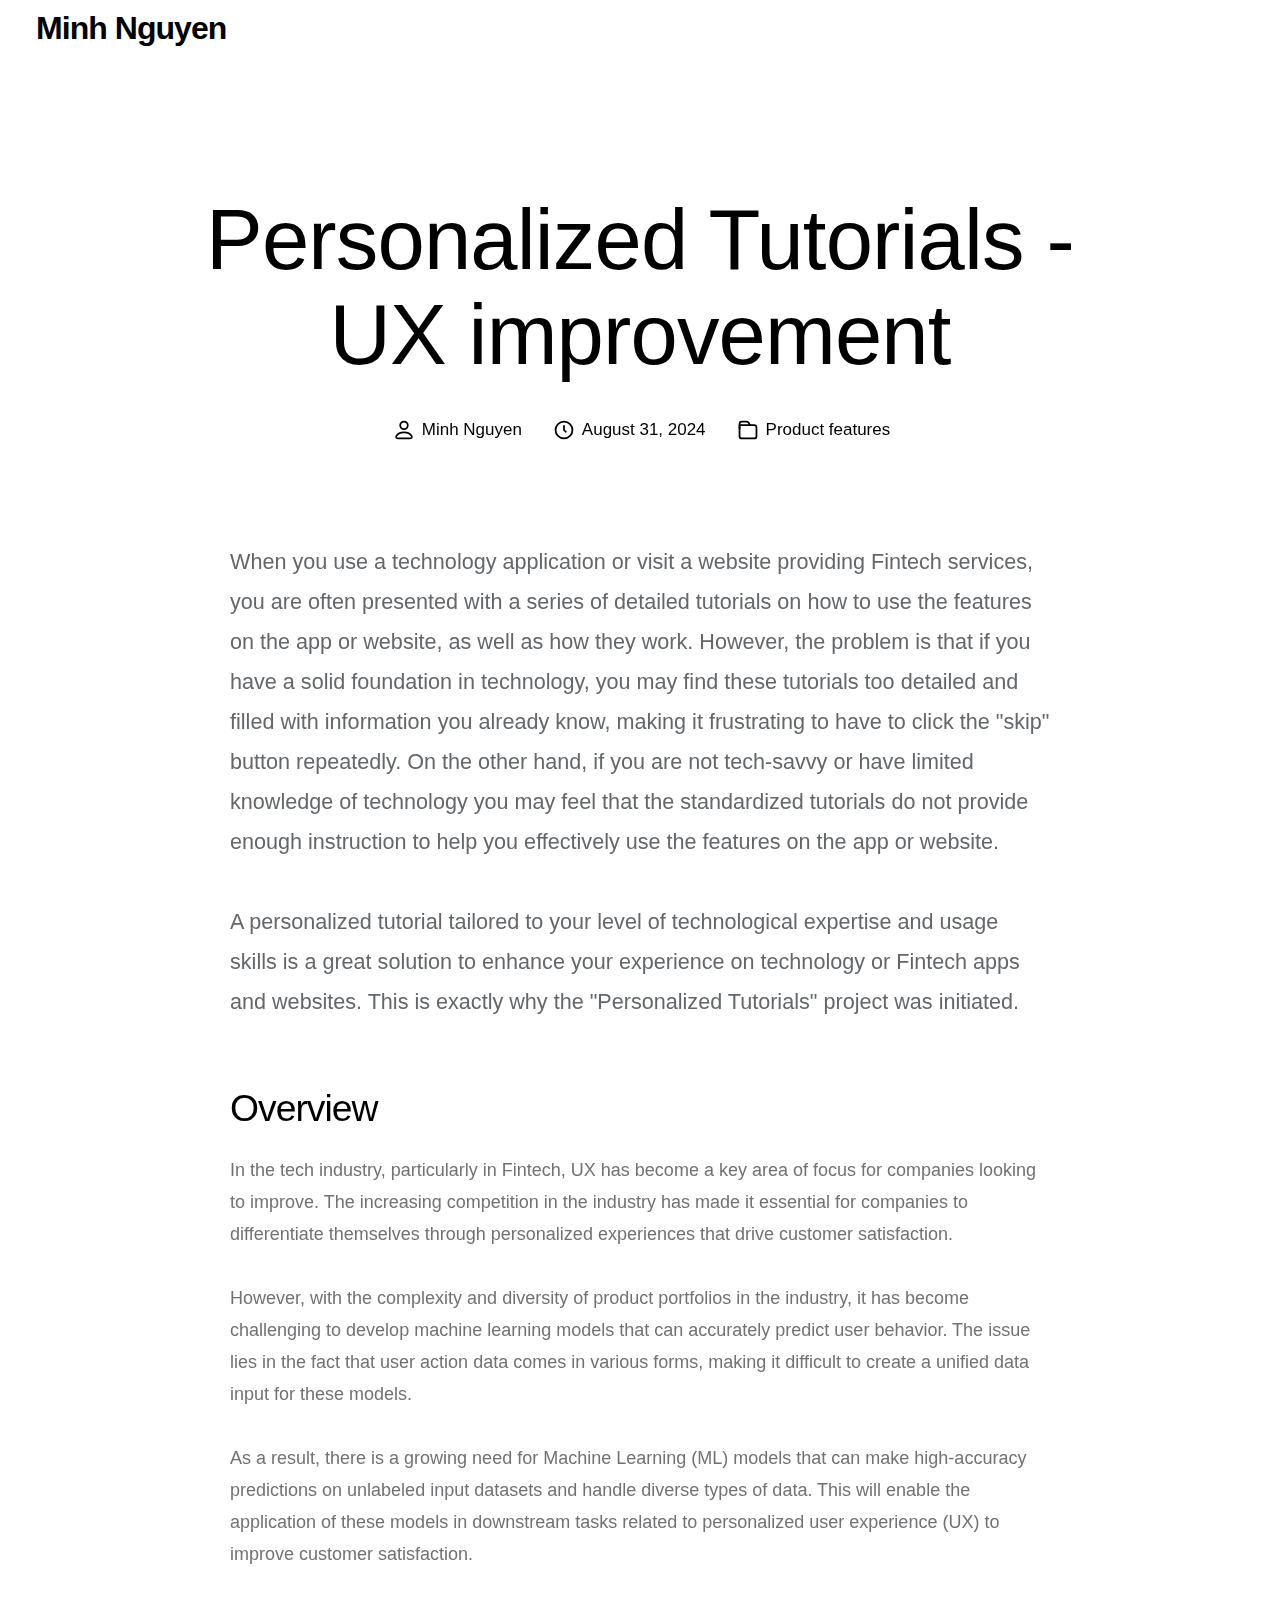
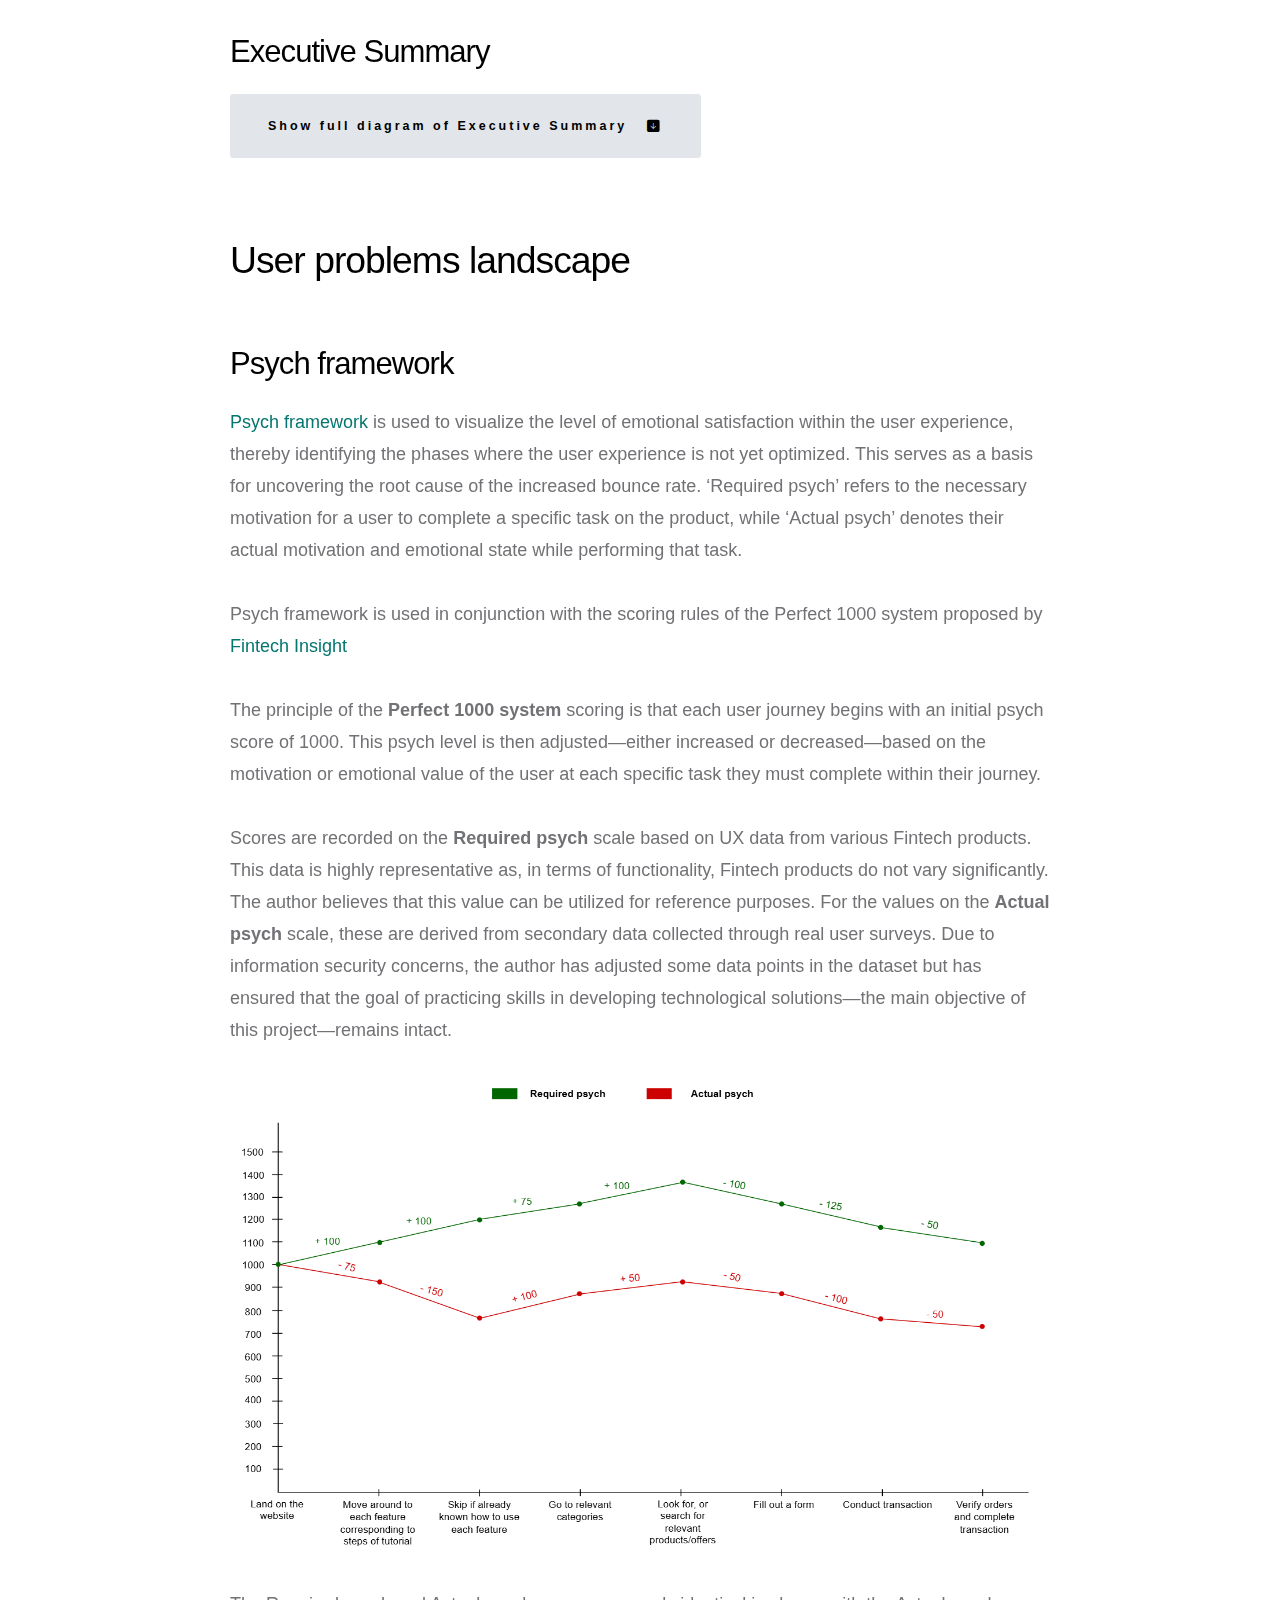
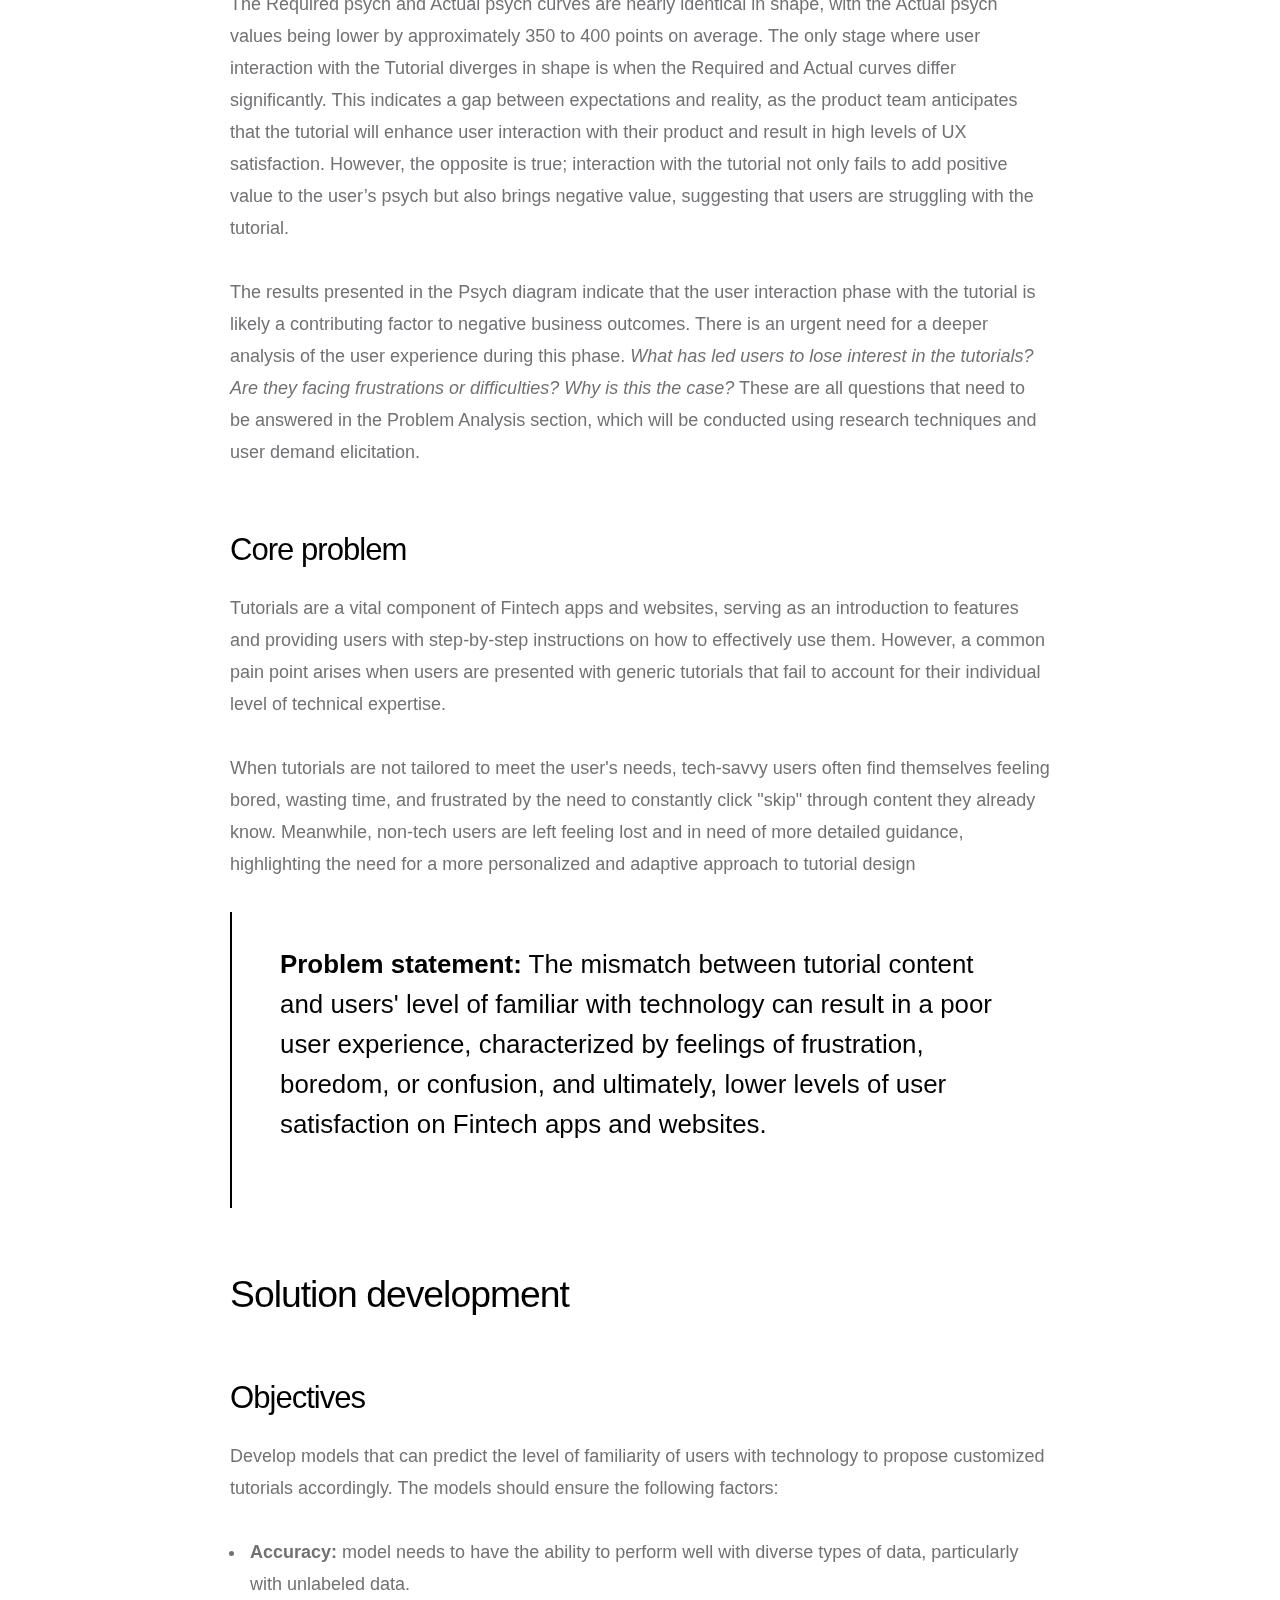
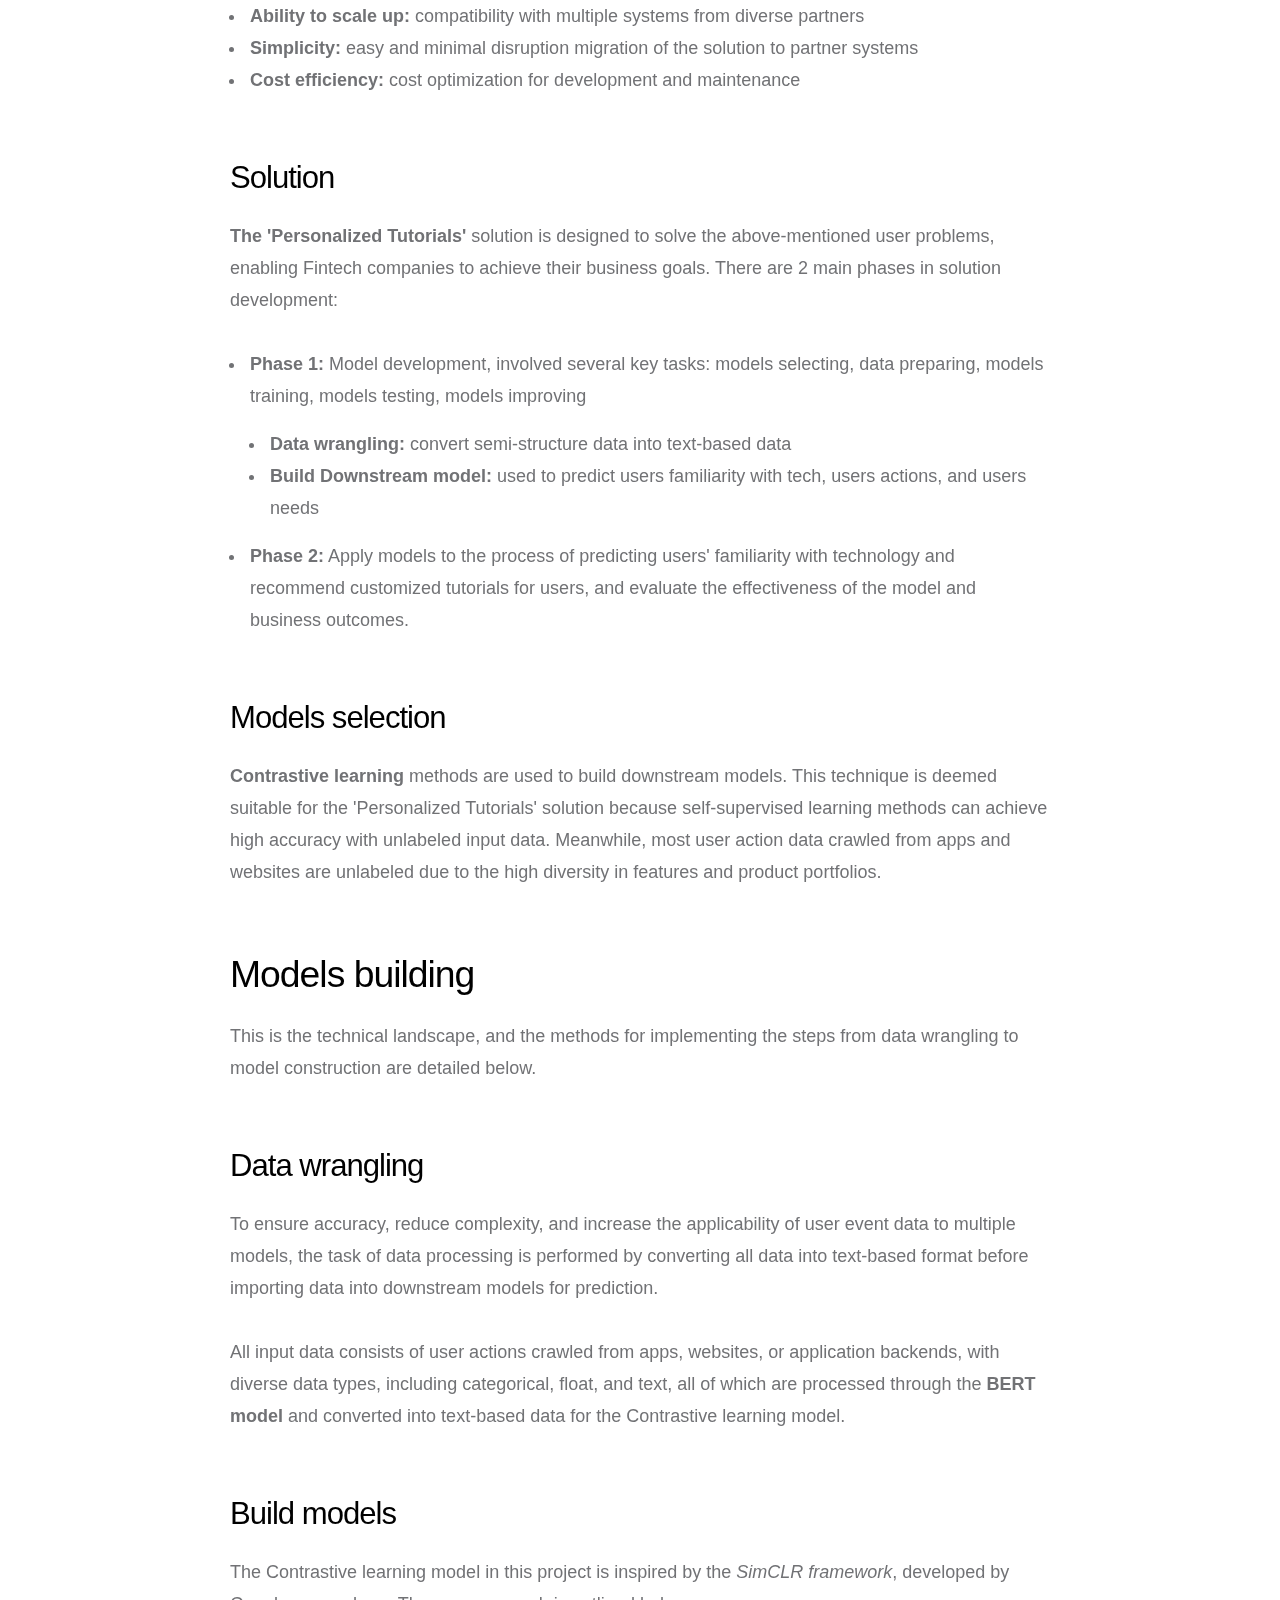
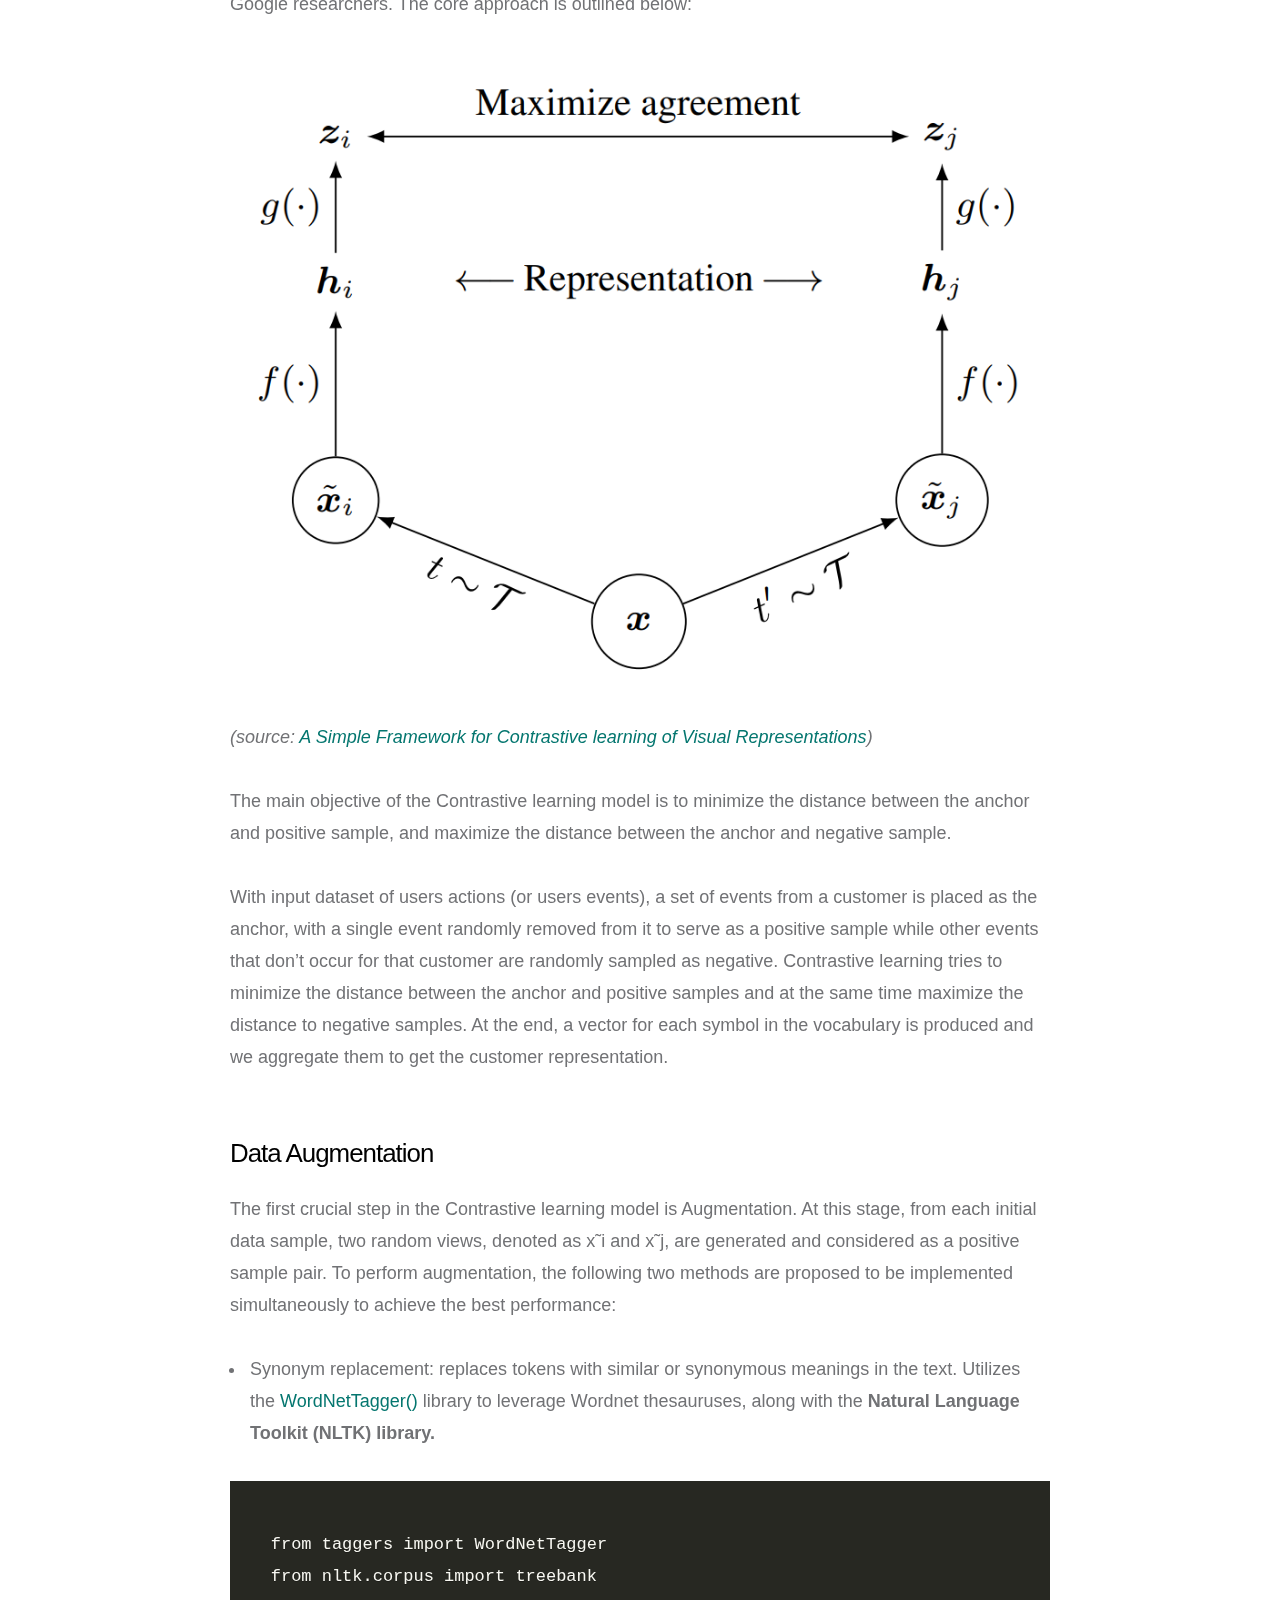
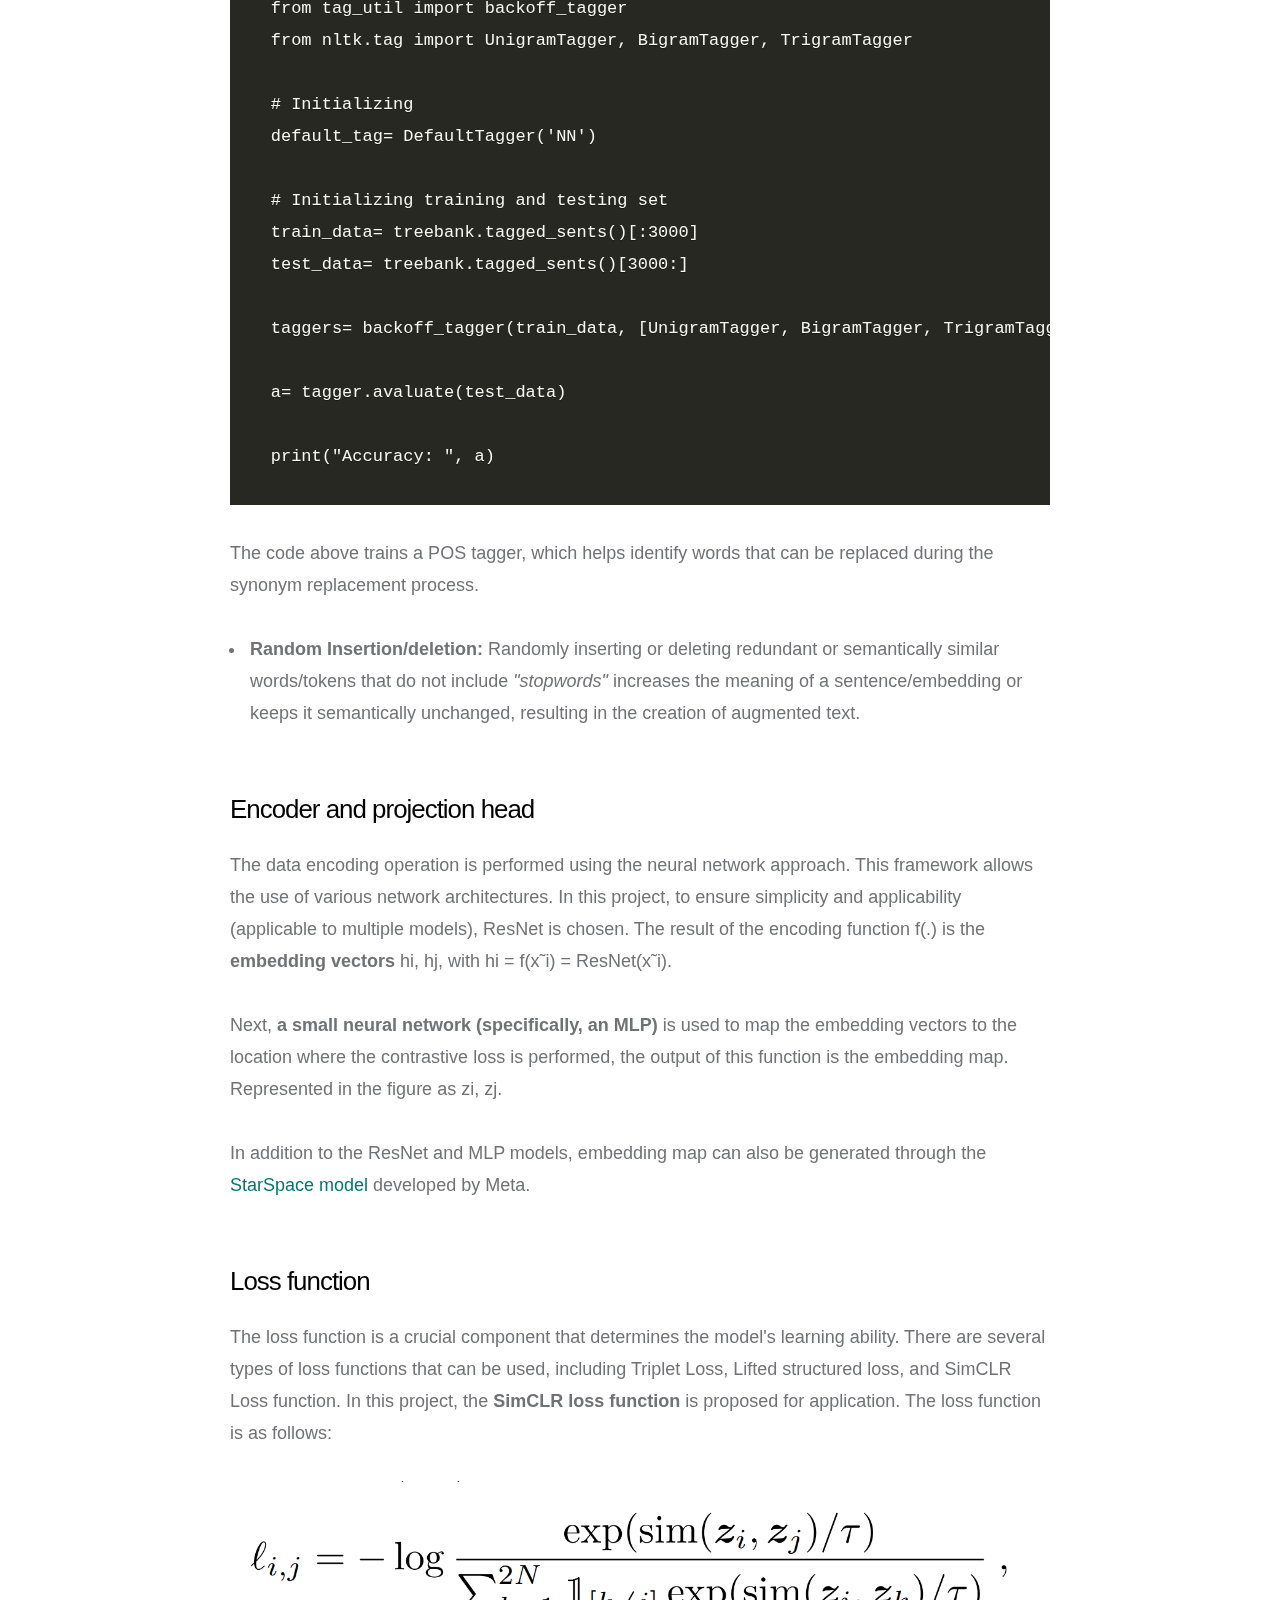
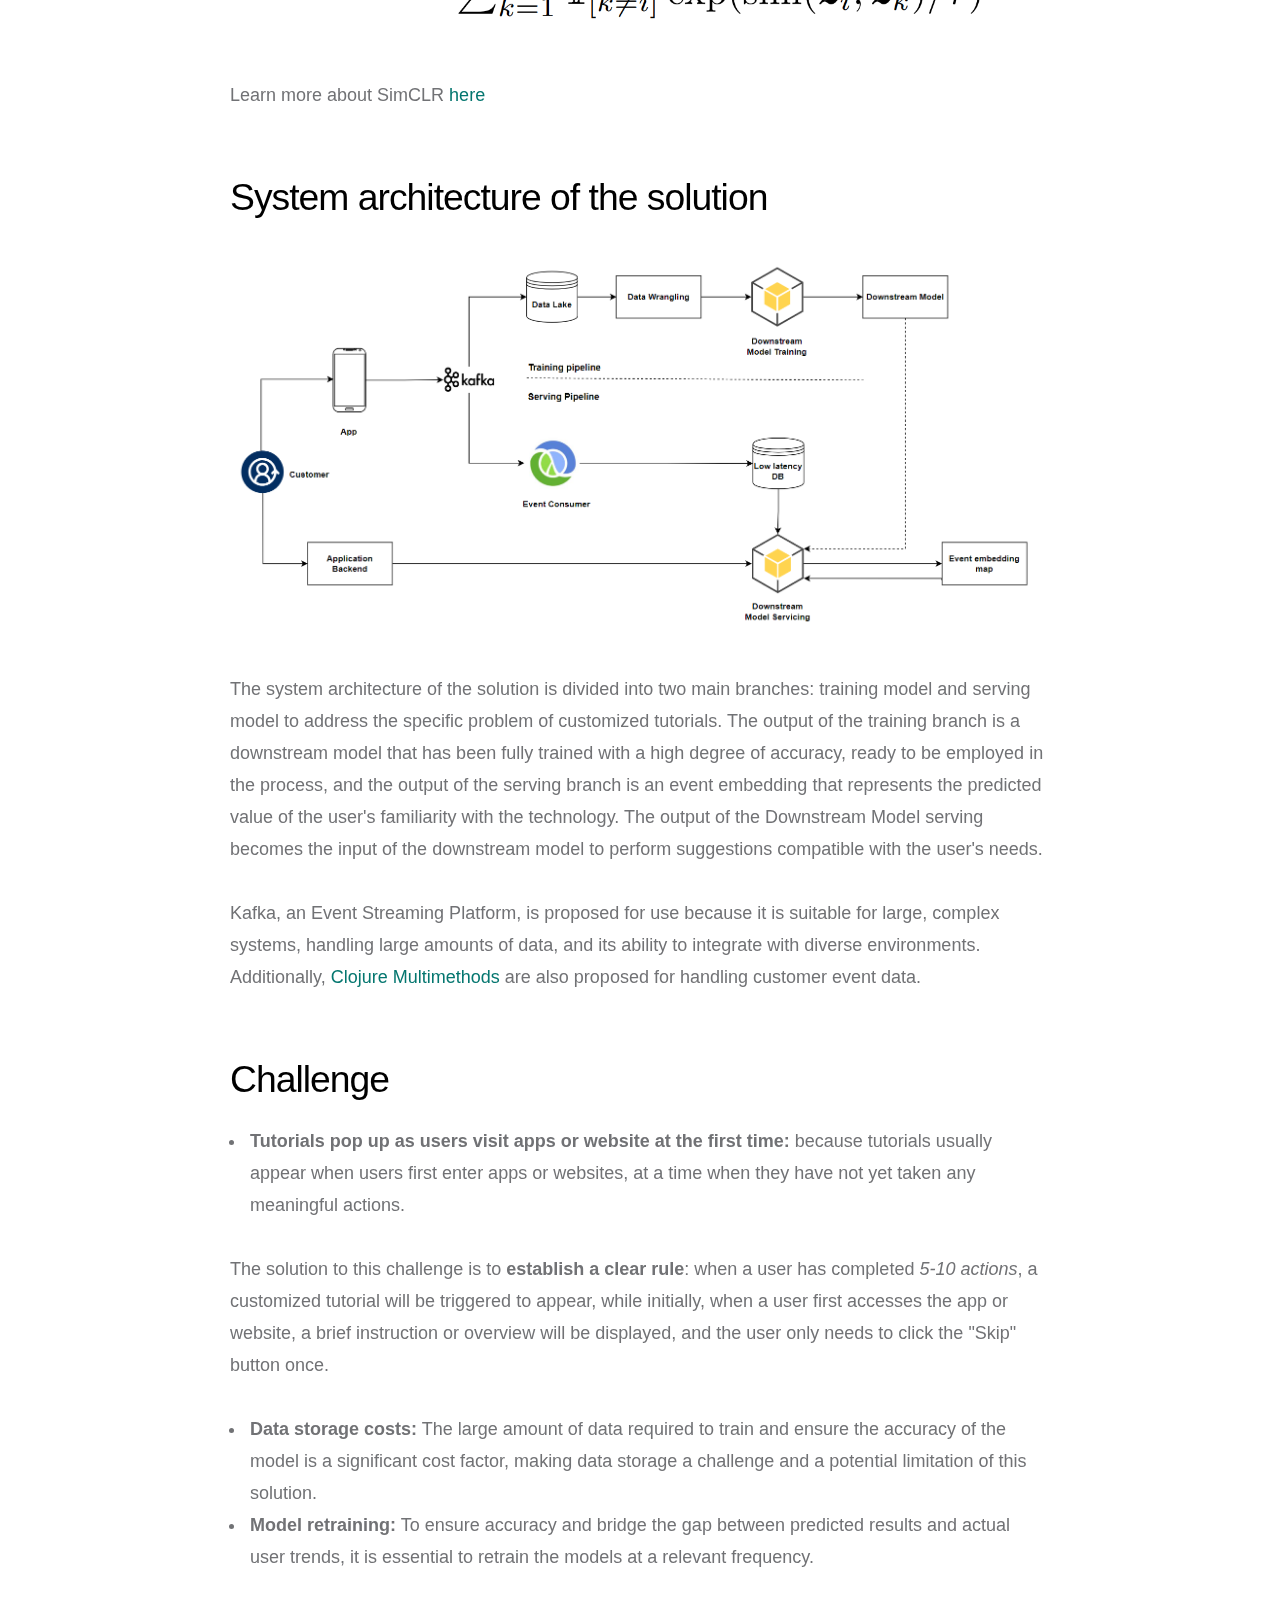
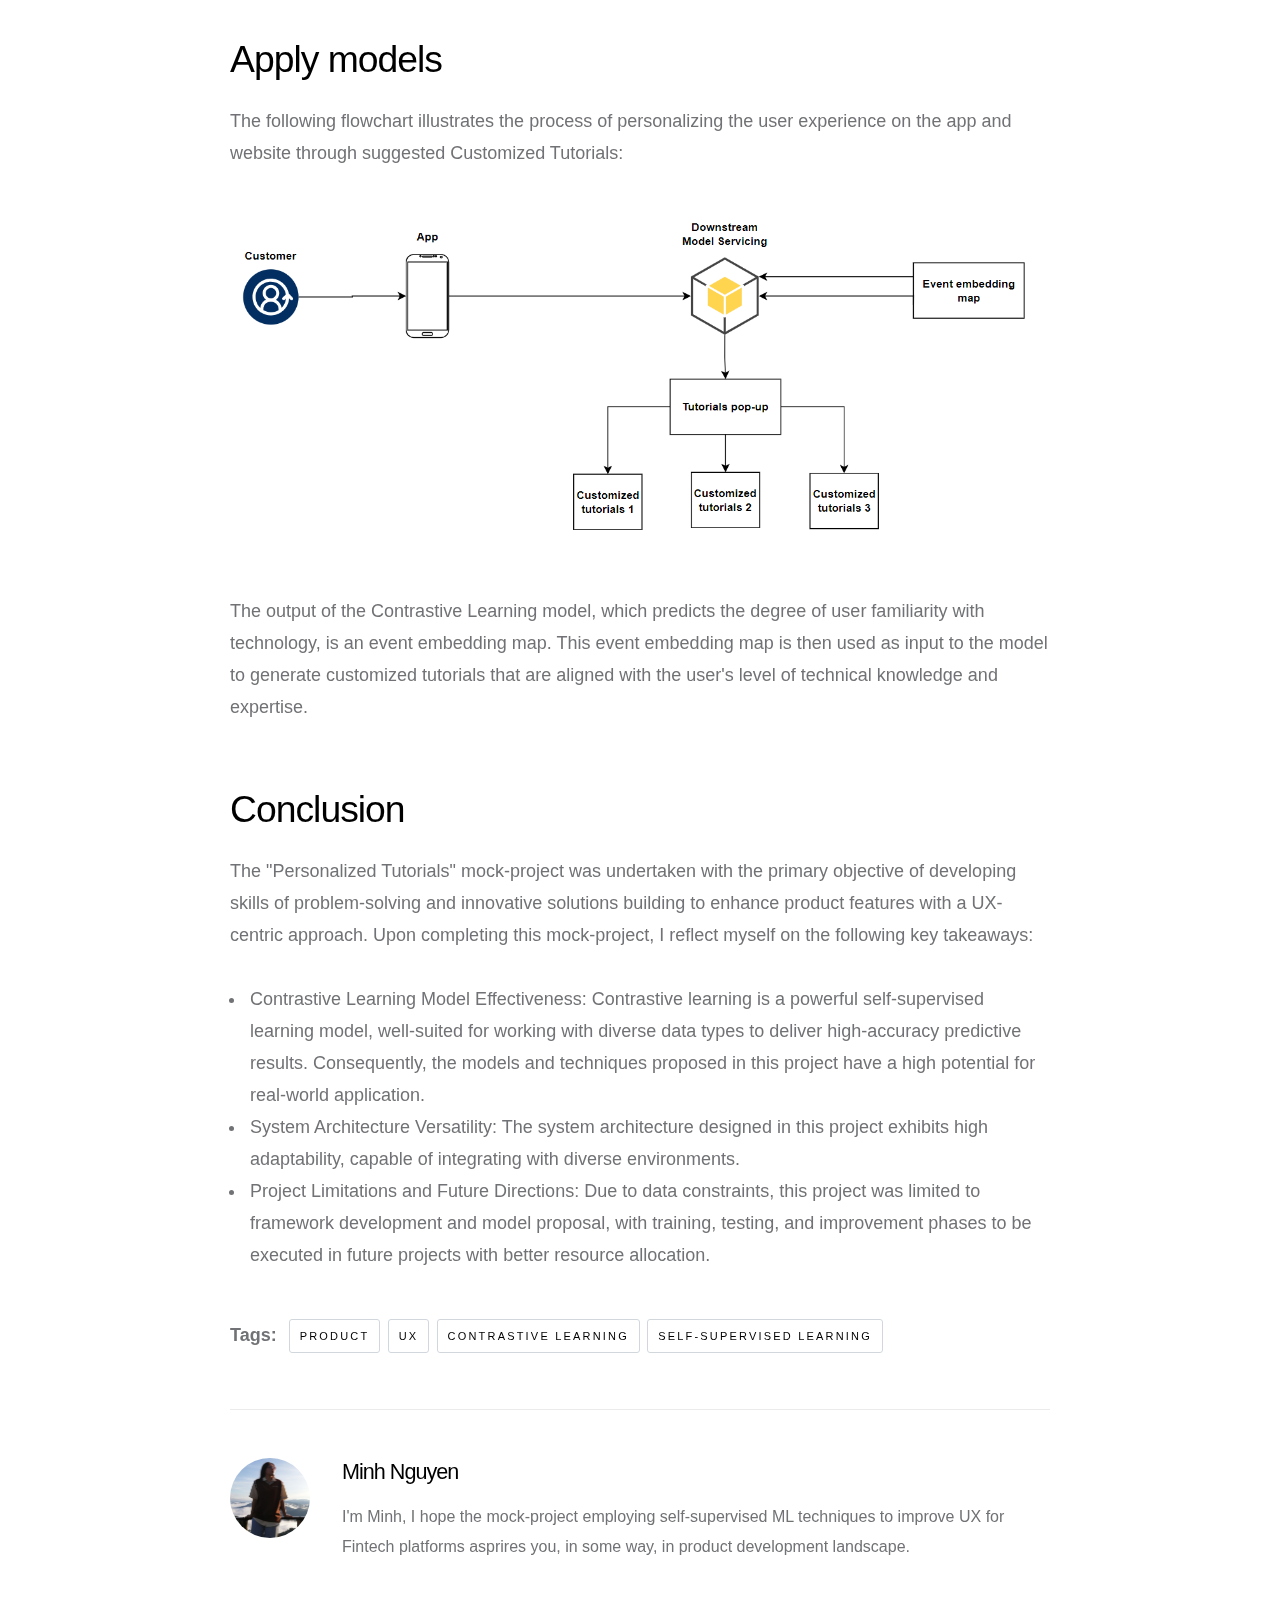
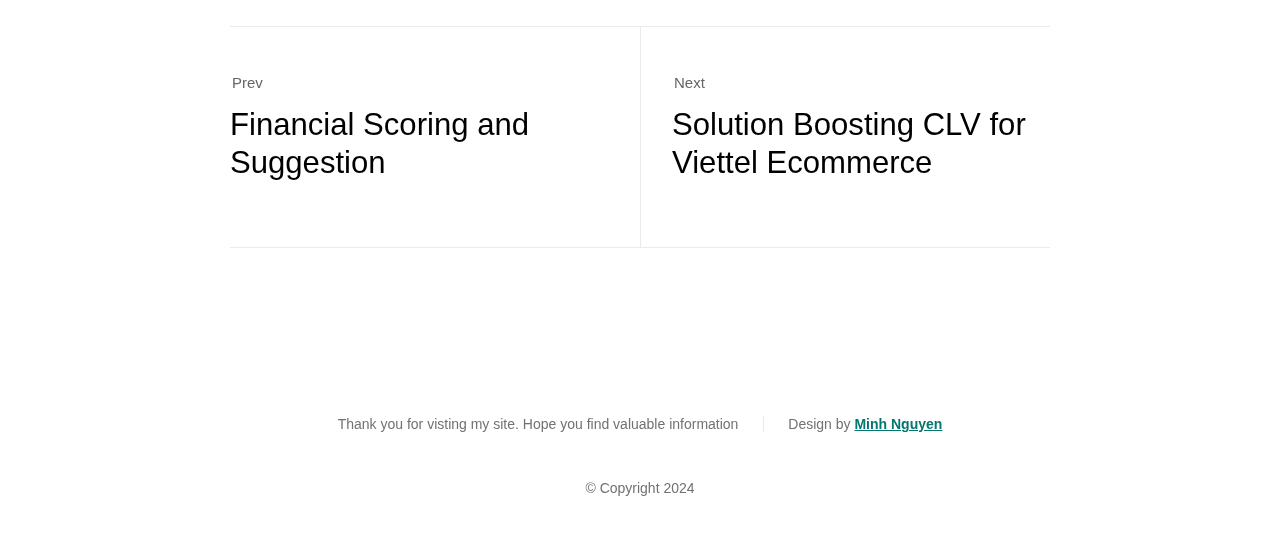
<file: single-standard.html>
<!DOCTYPE html>
<html lang="en" class="no-js" >
<head>

    <!--- basic page needs
    ================================================== -->
    <meta charset="utf-8">
    <meta name="viewport" content="width=device-width, initial-scale=1">
    <title>Personalized Tutorials</title>

    <script>
        document.documentElement.classList.remove('no-js');
        document.documentElement.classList.add('js');
    </script>


    <!-- CSS
    ================================================== -->
    <link rel="stylesheet" href="css/vendor.css">
    <link rel="stylesheet" href="css/styles.css">
    <link rel="icon" type="image/x-icon" href="images/logo_icon-02.png">
    <link rel="stylesheet" href="https://cdn.jsdelivr.net/npm/bootstrap-icons@1.5.0/font/bootstrap-icons.css">
    

    <!-- favicons
    ================================================== -->
    <link rel="apple-touch-icon" sizes="180x180" href="apple-touch-icon.png">
    <link rel="icon" type="image/png" sizes="32x32" href="favicon-32x32.png">
    <link rel="icon" type="image/png" sizes="16x16" href="favicon-16x16.png">
    <link rel="manifest" href="site.webmanifest">

</head>

<body id="top">


    <!-- preloader
    ================================================== -->
    <div id="preloader">
        <div id="loader" class="dots-fade">
            <div></div>
            <div></div>
            <div></div>
        </div>
    </div>


    <!-- page wrap
    ================================================== -->
    <div id="page" class="s-pagewrap">


        <!-- # site header 
        ================================================== -->
        <header id="masthead" class="s-header">

            <div class="s-header__branding">
                <p class="site-title">
                    <a style="font-weight: 700;" href="index.html">Minh Nguyen</a>
                </p>
            </div>

            <div class="row s-header__navigation">

                <nav class="s-header__nav-wrap">
    
                    <h3 class="s-header__nav-heading">Navigate to</h3>
    
                    <ul class="s-header__nav">
                        <li><a href="index.html" title="">Home</a></li>
                        <li class="has-children">
                            <a href="#0" title="" class="">Categories</a>
                            <ul class="sub-menu">
                                <li><a href="category.html">Design</a></li>
                                <li><a href="category.html">Lifestyle</a></li>
                                <li><a href="category.html">Inspiration</a></li>
                                <li><a href="category.html">Work</a></li>
                                <li><a href="category.html">Health</a></li>
                                <li><a href="category.html">Photography</a></li>
                            </ul>
                        </li>
                        <li class="current-menu-item has-children">
                            <a href="#0" title="" class="">Blog</a>
                            <ul class="sub-menu">
                                <li><a href="single-standard.html">Standard Post</a></li>
                                <li><a href="single-video.html">Video Post</a></li>
                                <li><a href="single-audio.html">Audio Post</a></li>
                            </ul>
                        </li>
                        <li><a href="styles.html" title="">Styles</a></li>
                        <li><a href="about.html" title="">About</a></li>
                        <li><a href="contact.html" title="">Contact</a></li>
                    </ul> <!-- end s-header__nav -->

                </nav> <!-- end s-header__nav-wrap -->
    
            </div> <!-- end s-header__navigation -->

            <div class="s-header__search">

                <div class="s-header__search-inner">
                    <div class="row">
    
                        <form role="search" method="get" class="s-header__search-form" action="#">
                            <label>
                                <span class="u-screen-reader-text">Search for:</span>
                                <input type="search" class="s-header__search-field" placeholder="Search for..." value="" name="s" title="Search for:" autocomplete="off">
                            </label>
                            <input type="submit" class="s-header__search-submit" value="Search"> 
                        </form>
    
                        <a href="#0" title="Close Search" class="s-header__search-close">Close</a>
    
                    </div> <!-- end row -->
                </div> <!-- s-header__search-inner -->
    
            </div> <!-- end s-header__search -->

            

        </header> <!-- end s-header -->


        <!-- # site-content
        ================================================== -->
        <div id="content" class="s-content s-content--blog">

                <div class="row entry-wrap">
                    <div class="column lg-12">

                        <article class="entry format-standard">

                            <header class="entry__header">
    
                                <h1 class="entry__title">
                                    Personalized Tutorials - UX improvement
                                </h1>

                                <div class="entry__meta">
                                    <div class="entry__meta-author">
                                        <svg width="24" height="24" fill="none" viewBox="0 0 24 24">
                                            <circle cx="12" cy="8" r="3.25" stroke="currentColor" stroke-linecap="round" stroke-linejoin="round" stroke-width="1.5"></circle>
                                            <path stroke="currentColor" stroke-linecap="round" stroke-linejoin="round" stroke-width="1.5" d="M6.8475 19.25H17.1525C18.2944 19.25 19.174 18.2681 18.6408 17.2584C17.8563 15.7731 16.068 14 12 14C7.93201 14 6.14367 15.7731 5.35924 17.2584C4.82597 18.2681 5.70558 19.25 6.8475 19.25Z"></path>
                                        </svg>
                                        <a href="https://github.com/Mkingmin" target="_blank">Minh Nguyen</a> 
                                    </div>
                                    <div class="entry__meta-date">
                                        <svg width="24" height="24" fill="none" viewBox="0 0 24 24">
                                            <circle cx="12" cy="12" r="7.25" stroke="currentColor" stroke-width="1.5"></circle>
                                            <path stroke="currentColor" stroke-width="1.5" d="M12 8V12L14 14"></path>
                                        </svg>
                                        August 31, 2024 
                                    </div>
                                    <div class="entry__meta-cat">
                                        <svg width="24" height="24" fill="none" viewBox="0 0 24 24">
                                            <path stroke="currentColor" stroke-linecap="round" stroke-linejoin="round" stroke-width="1.5" d="M19.25 17.25V9.75C19.25 8.64543 18.3546 7.75 17.25 7.75H4.75V17.25C4.75 18.3546 5.64543 19.25 6.75 19.25H17.25C18.3546 19.25 19.25 18.3546 19.25 17.25Z"></path>
                                            <path stroke="currentColor" stroke-linecap="round" stroke-linejoin="round" stroke-width="1.5" d="M13.5 7.5L12.5685 5.7923C12.2181 5.14977 11.5446 4.75 10.8127 4.75H6.75C5.64543 4.75 4.75 5.64543 4.75 6.75V11"></path>
                                        </svg>
                                          
                                        <span class="cat-links">
                                            <a href="#0">Product features</a>
                                            
                                        </span>
                                    </div>
                                </div>
                            </header>
                            
                            <!-------Cover image of the blog------>
                            

                            <!-------------Main content is here--------------->
                            <div class="content-primary">

                                <div class="entry__content">
                                    <p class="lead">
                                        When you use a technology application or visit a website providing Fintech services, 
                                        you are often presented with a series of detailed tutorials on how to use the features on the app or website, as well as how they work. However, the problem is that if you have
                                        a solid foundation in technology, you may find these tutorials too detailed and filled with 
                                        information you already know, making it frustrating to have to click the "skip" button repeatedly.
                                        On the other hand, if you are not tech-savvy or have limited knowledge of technology 
                                        you may feel that the standardized tutorials do not provide enough instruction to help you
                                         effectively use the features on the app or website.
                                        <br><br>
                                        A personalized tutorial tailored to your level of technological expertise and usage skills 
                                        is a great solution to enhance your experience on technology or Fintech apps and websites. 
                                        This is exactly why the "Personalized Tutorials" project was initiated. </p> 

                                    <h2>Overview</h2>
                                    <p>
                                        In the tech industry, particularly in Fintech, UX has become a key area of focus for companies looking to improve. The increasing competition in the industry has made it essential for companies to differentiate themselves through personalized experiences that drive customer satisfaction.
                                    <br><br>
                                    However, with the complexity and diversity of product portfolios in the industry, it has become challenging to develop machine learning models that can accurately predict user behavior. The issue lies in the fact that user action data comes in various forms, making it difficult to create a unified data input for these models.
                                    <br><br>
                                    As a result, there is a growing need for Machine Learning (ML) models that can make high-accuracy predictions on unlabeled input datasets and handle diverse types of data. This will enable the application of these models in downstream tasks related to personalized user experience (UX) to improve customer satisfaction.
                                    </p>
                                    <h3>Executive Summary</h3>
                                     <div class="container">
                                        <div id="content" class="content hidden">
                                            <button id="toggleButton" aria-expanded="false">Show full diagram of Executive Summary<i class="bi bi-arrow-down-square-fill"></i></button>
                                        </div>
                                        <div id="hidden" class="hidden image-show"></div>
                                    </div>
                                    <!---End the executive summary section-->

                                    <h2>User problems landscape</h2>
                                    <!--Add a Psych framework-->
                                    <h3>Psych framework</h3>
                                    <p><a href="https://blog.logrocket.com/product-management/psych-framework-definition/">Psych framework</a> is used to visualize the level of emotional satisfaction within the user experience, thereby identifying the phases where the user experience is not yet optimized. This serves as a basis for uncovering the root cause of the increased bounce rate. ‘Required psych’ refers to the necessary motivation for a user to complete a specific task on the product, while ‘Actual psych’ denotes their actual motivation and emotional state while performing that task.
                                        <br><br>
                                    Psych framework is used in conjunction with the scoring rules of the Perfect 1000 system proposed by <a href="https://www.fintechinsights.io/blog/methodology-for-ux">Fintech Insight</a>
                                    <br><br>
                                    The principle of the <b>Perfect 1000 system</b> scoring is that each user journey begins with an initial psych score of 1000. This psych level is then adjusted—either increased or decreased—based on the motivation or emotional value of the user at each specific task they must complete within their journey.
                                    <br><br>
                                    Scores are recorded on the <b>Required psych</b> scale based on UX data from various Fintech products. This data is highly representative as, in terms of functionality, Fintech products do not vary significantly. The author believes that this value can be utilized for reference purposes. For the values on the <b>Actual psych</b> scale, these are derived from secondary data collected through real user surveys. Due to information security concerns, the author has adjusted some data points in the dataset but has ensured that the goal of practicing skills in developing technological solutions—the main objective of this project—remains intact.
                                    </p>
                                    <figure class="featured-image">
                                    <img src="images/projects/personalized_tutorial_psych_frame.png">
                                    </figure>
                                    <p>The Required psych and Actual psych curves are nearly identical in shape, with the Actual psych values being lower by approximately 350 to 400 points on average. The only stage where user interaction with the Tutorial diverges in shape is when the Required and Actual curves differ significantly. This indicates a gap between expectations and reality, as the product team anticipates that the tutorial will enhance user interaction with their product and result in high levels of UX satisfaction. However, the opposite is true; interaction with the tutorial not only fails to add positive value to the user’s psych but also brings negative value, suggesting that users are struggling with the tutorial.
                                    <br><br>
                                     The results presented in the Psych diagram indicate that the user interaction phase with the tutorial is likely a contributing factor to negative business outcomes. There is an urgent need for a deeper analysis of the user experience during this phase. <i>What has led users to lose interest in the tutorials? Are they facing frustrations or difficulties? Why is this the case?</i> These are all questions that need to be answered in the Problem Analysis section, which will be conducted using research techniques and user demand elicitation.
                                    </p>
                                    <h3>Core problem</h3>
                                    <p>
                                        Tutorials are a vital component of Fintech apps and websites, serving as an introduction to features and providing users with step-by-step instructions on how to effectively use them. However, a common pain point arises when users are presented with generic tutorials that fail to account for their individual level of technical expertise.
                                        <br><br>
                                        When tutorials are not tailored to meet the user's needs, tech-savvy users often find themselves feeling bored, wasting time, and frustrated by the need to constantly click "skip" through content they already know. Meanwhile, non-tech users are left feeling lost and in need of more detailed guidance, highlighting the need for a more personalized and adaptive approach to tutorial design
                                    </p>

                                    <blockquote>
                                        <p>
                                        <b>Problem statement:</b> The mismatch between tutorial content and users' level of familiar with technology can result in a poor user experience, characterized by feelings of frustration, boredom, or confusion, and ultimately, lower levels of user satisfaction on Fintech apps and websites.
                                        </p>
                                    </blockquote>

                                    <h2>Solution development</h2>
                                    <h3>Objectives</h3>
                                    <p>
                                        Develop models that can predict the level of familiarity of users with technology to propose customized tutorials accordingly. The models should ensure the following factors:
                                    </p>
                                    <ul>
                                        <li><b>Accuracy:</b> model needs to have the ability to perform well with diverse types of data, particularly with unlabeled data.</li>
                                        <li><b>Ability to scale up:</b> compatibility with multiple systems from diverse partners</li>
                                        <li><b>Simplicity:</b> easy and minimal disruption migration of the solution to partner systems</li>
                                        <li><b>Cost efficiency:</b> cost optimization for development and maintenance</li>
                                    </ul>
            
                                    <h3>Solution</h3>
            
                                    <p>
                                        <b>The 'Personalized Tutorials'</b> solution is designed to solve the above-mentioned user problems, enabling Fintech companies to achieve their business goals. There are 2 main phases in solution development:
                                    </p>
            
                                    <ul>
                                        <li><b>Phase 1:</b> Model development, involved several key tasks: models selecting, data preparing, models training, models testing, models improving
                                            <ul>
                                                <li><b>Data wrangling:</b> convert semi-structure data into text-based data</li>
                                                <li><b>Build Downstream model:</b> used to predict users familiarity with tech, users actions, and users needs</li>
                                            </ul>
                                        </li>
                                        <li><b>Phase 2:</b> Apply models to the process of predicting users' familiarity with technology and recommend customized tutorials for users, and evaluate the effectiveness of the model and business outcomes.</li>
                                    </ul>

                                    <h3>Models selection</h3>      
                                    <p>
                                        <b>Contrastive learning</b> methods are used to build downstream models. This technique is deemed suitable for the 'Personalized Tutorials' solution because self-supervised learning methods can achieve high accuracy with unlabeled input data. Meanwhile, most user action data crawled from apps and websites are unlabeled due to the high diversity in features and product portfolios.
                                    </p>
            
                                    <h2>Models building</h2>
                                    <p>This is the technical landscape, and the methods for implementing the steps from data wrangling to model construction are detailed below.
                                    </p>

                                    <h3>Data wrangling</h3>
                                    <p>
                                        To ensure accuracy, reduce complexity, and increase the applicability of user event data to multiple models, the task of data processing is performed by converting all data into text-based format before importing data into downstream models for prediction.
                                        <br><br>
                                        All input data consists of user actions crawled from apps, websites, or application backends, with diverse data types, including categorical, float, and text, all of which are processed through the <b>BERT model</b> and converted into text-based data for the Contrastive learning model. 
                                    </p>

                                    <h3>Build models</h3>
                                    <p>
                                        The Contrastive learning model in this project is inspired by the <i>SimCLR framework</i>, developed by Google researchers. The core approach is outlined below:
                                    </p>
                                    <figure class="featured-image">
                                        <img src="images/thumb/simclr_framework.png" alt="flow idea of SimCLR framework">
                                    </figure>
                                    <p><i>(source: <a href="https://arxiv.org/pdf/2002.05709v3" target="_blank">A Simple Framework for Contrastive learning of Visual Representations</a>)</i></p>

                                    <p>
                                        The main objective of the Contrastive learning model is to minimize the distance between the anchor and positive sample, and maximize the distance between the anchor and negative sample.

                                        <br><br>
                                        With input dataset of users actions (or users events), a set of events from a customer is placed as the anchor, with a single event randomly removed from it to serve as a positive sample while other events that don’t occur for that customer are randomly sampled as negative. Contrastive learning tries to minimize the distance between the anchor and positive samples and at the same time maximize the distance to negative samples. At the end, a vector for each symbol in the vocabulary is produced and we aggregate them to get the customer representation.
                                    </p>

                                    <h4>Data Augmentation</h4>
                                    <p>The first crucial step in the Contrastive learning model is Augmentation. At this stage, from each initial data sample, two random views, denoted as x˜i and x˜j, are generated and considered as a positive sample pair. To perform augmentation, the following two methods are proposed to be implemented simultaneously to achieve the best performance:

                                    </p>
                                    <ul>
                                        <li>Synonym replacement: replaces tokens with similar or synonymous meanings in the text. Utilizes the <a href="https://www.geeksforgeeks.org/nlp-wordnet-for-tagging/">WordNetTagger()</a> library to leverage Wordnet thesauruses, along with the <b>Natural Language Toolkit (NLTK) library.</b></li>
                                    </ul>

<pre><code class="language-python">
    from taggers import WordNetTagger
    from nltk.corpus import treebank
    from tag_util import backoff_tagger
    from nltk.tag import UnigramTagger, BigramTagger, TrigramTagger

    # Initializing
    default_tag= DefaultTagger('NN')

    # Initializing training and testing set
    train_data= treebank.tagged_sents()[:3000]
    test_data= treebank.tagged_sents()[3000:]

    taggers= backoff_tagger(train_data, [UnigramTagger, BigramTagger, TrigramTagger], backoff=wn_tagger)

    a= tagger.avaluate(test_data)

    print("Accuracy: ", a)
</code></pre>                                    
            
                                    <p>
                                        The code above trains a POS tagger, which helps identify words that can be replaced during the synonym replacement process.
                                    </p>
                                    <ul>
                                        <li><b>Random Insertion/deletion:</b> Randomly inserting or deleting redundant or semantically similar words/tokens that do not include <i>"stopwords"</i> increases the meaning of a sentence/embedding or keeps it semantically unchanged, resulting in the creation of augmented text.

                                        </li>
                                    </ul>

                                    <h4>Encoder and projection head</h4>
                                    <p>
                                        The data encoding operation is performed using the neural network approach. This framework allows the use of various network architectures. In this project, to ensure simplicity and applicability (applicable to multiple models), ResNet is chosen. The result of the encoding function f(.) is the <b>embedding vectors</b> hi, hj, with hi = f(x˜i) = ResNet(x˜i).

                                        <br><br>
                                        Next, <b>a small neural network (specifically, an MLP)</b> is used to map the embedding vectors to the location where the contrastive loss is performed, the output of this function is the embedding map. Represented in the figure as zi, zj.
                                        <br><br>
                                        In addition to the ResNet and MLP models, embedding map can also be generated through the <a href="https://github.com/facebookresearch/StarSpace" target="_blank">StarSpace model</a> developed by Meta.
                                    </p>

                                    <h4>Loss function</h4>
                                    <p>
                                        The loss function is a crucial component that determines the model's learning ability. There are several types of loss functions that can be used, including Triplet Loss, Lifted structured loss, and SimCLR Loss function. In this project, the <b>SimCLR loss function</b> is proposed for application. The loss function is as follows:
                                    </p>
                                    <figure class="featured-image"></figure>
                                        <img src="images/thumb/loss_function.png" alt="loss function of SimCLR">
                                    </figure>
                                    <p>Learn more about SimCLR <a href="https://github.com/google-research/simclr/blob/master/colabs/intriguing_properties/generalized_contrastive_loss.ipynb" target="_blank">here</a></p>

                                    <h2>System architecture of the solution</h2>
                                    <figure class="featured-image"></figure>
                                        <img src="images/thumb/system_architecture.png" alt="system architecture of Personalized Tutorials solution">
                                    </figure>

                                    <p>
                                        The system architecture of the solution is divided into two main branches: training model and serving model to address the specific problem of customized tutorials. The output of the training branch is a downstream model that has been fully trained with a high degree of accuracy, ready to be employed in the process, and the output of the serving branch is an event embedding that represents the predicted value of the user's familiarity with the technology. The output of the Downstream Model serving becomes the input of the downstream model to perform suggestions compatible with the user's needs.
                                        <br><br>
                                        Kafka, an Event Streaming Platform, is proposed for use because it is suitable for large, complex systems, handling large amounts of data, and its ability to integrate with diverse environments. Additionally, <a href="https://clojure.org/reference/multimethods">Clojure Multimethods</a> are also proposed for handling customer event data.
                                    </p>

                                    <h2>Challenge</h2>
                                    <ul>
                                        <li><b>Tutorials pop up as users visit apps or website at the first time:</b> because tutorials usually appear when users first enter apps or websites, at a time when they have not yet taken any meaningful actions.</li>
                                    </ul>
                                    <p>
                                        The solution to this challenge is to <b>establish a clear rule</b>: when a user has completed <i>5-10 actions</i>, a customized tutorial will be triggered to appear, while initially, when a user first accesses the app or website, a brief instruction or overview will be displayed, and the user only needs to click the "Skip" button once.
                                    </p>

                                    <ul>
                                        <li>
                                            <b>Data storage costs:</b> The large amount of data required to train and ensure the accuracy of the model is a significant cost factor, making data storage a challenge and a potential limitation of this solution.  
                                        </li>
                                        <li><b>Model retraining:</b> To ensure accuracy and bridge the gap between predicted results and actual user trends, it is essential to retrain the models at a relevant frequency.</li>
                                    </ul>


                                    <h2>Apply models</h2>
                                    <p>The following flowchart illustrates the process of personalizing the user experience on the app and website through suggested Customized Tutorials:

                                    </p>
                                    <figure class="featured-image"></figure>
                                        <img src="images/thumb/servicing_system_architecture.png" alt="Servicing system architecture">
                                    </figure>

                                    <p>
                                        The output of the Contrastive Learning model, which predicts the degree of user familiarity with technology, is an event embedding map. This event embedding map is then used as input to the model to generate customized tutorials that are aligned with the user's level of technical knowledge and expertise.
                                    </p>
                                    <h2>Conclusion</h2>
                                    <p>The "Personalized Tutorials" mock-project was undertaken with the primary objective of developing skills of problem-solving and innovative solutions building to enhance product features with a UX-centric approach. Upon completing this mock-project, I reflect myself on the following key takeaways:

                                    </p>
                                    <ul>
                                        <li>Contrastive Learning Model Effectiveness: Contrastive learning is a powerful self-supervised learning model, well-suited for working with diverse data types to deliver high-accuracy predictive results. Consequently, the models and techniques proposed in this project have a high potential for real-world application.</li>
                                        <li>System Architecture Versatility: The system architecture designed in this project exhibits high adaptability, capable of integrating with diverse environments.</li>
                                        <li>Project Limitations and Future Directions: Due to data constraints, this project was limited to framework development and model proposal, with training, testing, and improvement phases to be executed in future projects with better resource allocation.</li>

                                    </ul>




                                    <p class="entry__tags">
                                        <strong>Tags:</strong>
                    
                                        <span class="entry__tag-list">
                                            <a href="#0">product</a>
                                            <a href="#0">ux</a>
                                            <a href="#0">contrastive learning</a>
                                            <a href="#0">self-supervised learning</a>
                                        </span>
                        
                                    </p>
    
                                    <div class="entry__author-box">
                                        <figure class="entry__author-avatar">
                                            <img alt="" src="images/avt_chat.jpg" class="avatar">
                                        </figure>
                                        <div class="entry__author-info">
                                            <h5 class="entry__author-name">
                                                <a href="https://github.com/Mkingmin">
                                                    Minh Nguyen
                                                </a>
                                            </h5>
                                            <p>
                                            I'm Minh, I hope the mock-project employing self-supervised ML techniques to improve UX for Fintech platforms asprires you, in some way, in product development landscape. 
                                            </p>
                                        </div>
                                    </div>

                                </div> <!---------- end main content ----------->


                                <!--------------Navigate mannually-------------------->
                                <div class="post-nav">
                                    <div class="post-nav__prev">
                                        <a href="https://github.com/Mkingmin/Financial_Scoring_and_Suggestion">
                                            <span>Prev</span>
                                            Financial Scoring and Suggestion 
                                        </a>
                                    </div>
                                    <div class="post-nav__next">
                                        <a href="https://github.com/Mkingmin/Solution_boosting_CLV_for_Viettel-Ecommerce">
                                            <span>Next</span>
                                            Solution Boosting CLV for Viettel Ecommerce
                                        </a>
                                    </div>
                                </div>

                            </div> <!-- end content-primary -->

                        </article> <!-- end entry -->

                    </div>
                </div> <!-- end entry-wrap -->
        </section> <!-- end s-content -->


        <!-- # site-footer
        ================================================== -->
        <footer id="colophon" class="s-footer">
            <div class="ss-go-top">
                <a class="smoothscroll" title="Back to Top" href="#top">
                    <svg width="24" height="24" fill="none" viewBox="0 0 24 24">
                        <path stroke="currentColor" stroke-linecap="round" stroke-linejoin="round" stroke-width="1.5" d="M17.25 10.25L12 4.75L6.75 10.25"/>
                        <path stroke="currentColor" stroke-linecap="round" stroke-linejoin="round" stroke-width="1.5" d="M12 19.25V5.75"/>
                    </svg>
                </a>
            </div> <!-- end ss-go-top -->
            
            
                
                <div class="col-lg-12 col-12">
                    <div class="copyright-text-wrap">
                        <p class="mb-0">
                            <span class="copyright-text">Thank you for visting my site. Hope you find valuable information</span>
                            Design by
                            <a rel="sponsored" href="https://www.linkedin.com/in/minh-nguyen-vo-anh/" target="_blank"><u>Minh Nguyen</u></a>
                        </p>
                        <p class="mb-0">© Copyright 2024</p>
                    </div>
                </div>

            
        </footer><!-- end s-footer -->


    <!-- Java Script
    ================================================== -->
    <script src="js/plugins.js"></script>
    <script src="js/main.js"></script>
    <script src="js/clickButtonToShowUp.js"></script>

</body>
</html>
</file>
<file: css/templatemo-first-portfolio-style.css>
/*---------------------------------------
  CUSTOM PROPERTIES ( VARIABLES )             
-----------------------------------------*/
:root {
  --white-color:                  #ffffff;
  --primary-color:                #454B1B;
  --secondary-color:              #FFBF00;
  --section-bg-color:             #f9f9f9;
  --dark-color:                   #000000;
  --p-color:                      #717275;
  --border-color:                 #e9eaeb;
  --featured-border-color:        #727aab;

  --body-font-family:             'DM Sans', sans-serif;

  --h1-font-size:                 62px;
  --h2-font-size:                 48px;
  --h3-font-size:                 36px;
  --h4-font-size:                 32px;
  --h5-font-size:                 24px;
  --h6-font-size:                 22px;
  --p-font-size:                  18px;
  --menu-font-size:               12px;
  --copyright-font-size:          14px;

  --border-radius-large:          100px;
  --border-radius-medium:         20px;
  --border-radius-small:          10px;

  --font-weight-normal:           400;
  --font-weight-medium:           500;
  --font-weight-bold:             700;
}

body {
    background: var(--white-color);
    font-family: var(--body-font-family); 
}


/*---------------------------------------
  TYPOGRAPHY               
-----------------------------------------*/

h2,
h3,
h4,
h5,
h6 {
  color: var(--dark-color);
}

h1,
h2,
h3,
h4,
h5,
h6 {
  font-weight: var(--font-weight-bold);
  letter-spacing: -1px;
}

h1 {
  font-size: var(--h1-font-size);
  letter-spacing: -3px;
}

h2 {
  font-size: var(--h2-font-size);
  color: var(--secondary-color);
  letter-spacing: -3px;
}

h3 {
  font-size: var(--h3-font-size);
}

h4 {
  font-size: var(--h4-font-size);
}

h5 {
  font-size: var(--h5-font-size);
  line-height: normal;
}

h6 {
  font-size: var(--h6-font-size);
}

p {
  color: var(--p-color);
  font-size: var(--p-font-size);
  font-weight: var(--font-weight-normal);
}

ul li {
  color: var(--p-color);
  font-size: var(--p-font-size);
  font-weight: var(--font-weight-normal);
}
ul li .nav-item{
  color: var(--p-color);
  font-size: 16px;
  font-weight: var(--font-weight-normal);
}
ol li{
  color: var(--p-color);
  font-size: var(--p-font-size);
  font-weight: var(--font-weight-normal);
}


a, 
button {
  touch-action: manipulation;
  transition: all 0.3s;
}

a {
  color: var(--p-color);
  text-decoration: none;
}

a:hover {
  color: var(--secondary-color);
}

::selection {
  background: var(--secondary-color);
  color: var(--white-color);
}

::-moz-selection {
  background: var(--secondary-color);
  color: var(--white-color);
}

.section-padding {
  padding-top: 120px;
  padding-bottom: 120px;
}

b,
strong {
  font-weight: var(--font-weight-bold);
}

.section-title-wrap {
  background: var(--secondary-color);
  border-radius: var(--border-radius-small);
  padding: 10px 30px;
}
.section-title-compare{
  background: var(--secondary-color);
  border-radius: var(--border-radius-small);
  padding: 10px 30px;
}


/*---------------------------------------
  AVATAR IMAGE               
-----------------------------------------*/
.avatar-image {
  border-radius: var(--border-radius-large);
  width: 160px;
  height: 160px;
  object-fit: cover;
}

.avatar-image-large {
  width: 90.4px;
  height: 90.4px;
}


/*---------------------------------------
  PRE LOADER               
-----------------------------------------*/
.preloader {
  position: fixed;
  top: 0;
  left: 0;
  width: 100%;
  height: 100%;
  z-index: 99999;
  display: flex;
  flex-flow: row nowrap;
  justify-content: center;
  align-items: center;
  background: none repeat scroll 0 0 var(--white-color);
}

.spinner {
  border: 1px solid transparent;
  border-radius: var(--border-radius-small);
  position: relative;
}

.spinner:before {
  content: '';
  box-sizing: border-box;
  position: absolute;
  top: 50%;
  left: 50%;
  width: 45px;
  height: 45px;
  margin-top: -10px;
  margin-left: -10px;
  border-radius: 50%;
  border: 1px solid var(--border-color);
  border-top-color: var(--white-color);
  animation: spinner .9s linear infinite;
}

@-webkit-@keyframes spinner {
  to {transform: rotate(360deg);
  }
}

@keyframes spinner {
  to {transform: rotate(360deg);}
}


/*---------------------------------------
  CUSTOM ICON               
-----------------------------------------*/
.navbar-icon {
  background: var(--white-color);
  border-radius: var(--border-radius-large);
  color: var(--dark-color);
  width: 47px;
  height: 47px;
  line-height: 47px;
  text-align: center;
}

.is-sticky .navbar-icon {
  background: var(--secondary-color);
  color: var(--white-color);
}

.form-check-icon {
  color: var(--secondary-color);
}


/*---------------------------------------
  CUSTOM BUTTON               
-----------------------------------------*/
.custom-btn,
.navbar .custom-btn {
  font-size: var(--p-font-size);
  font-weight: var(--font-weight-bold);
}

.navbar .custom-btn {
  background: transparent;
  border-width: 2px;
  border-style: solid;
  border-color: var(--white-color);
  color: var(--white-color);
  padding: 8px 22px;
}

.navbar .custom-btn:hover {
  background: var(--white-color);
  border-color: transparent;
  color: var(--secondary-color);
}

.custom-btn {
  background: var(--secondary-color);
  border-radius: var(--border-radius-large);
  color: var(--white-color);
  font-weight: var(--font-weight-bold);
  padding: 12px 24px;
}

.custom-btn:hover {
  background: var(--primary-color);
  box-shadow: 0 1rem 3rem rgba(0,0,0,.175);
  color: var(--white-color);
}

.custom-border-btn {
  background: transparent;
  border: 2px solid var(--border-color);
  color: var(--p-color);
}

.custom-border-btn:hover {
  background: var(--secondary-color);
  border-color: var(--secondary-color);
  color: var(--white-color);
}

.custom-link {
	background-color: var(--primary-color);
}

.custom-link:hover {
	background-color: var(--secondary-color);
}


/*---------------------------------------
  NAVIGATION              
-----------------------------------------*/
.sticky-wrapper {
  position: relative;
  z-index: 222;
  height: auto !important;
}

.is-sticky,
.is-sticky .navbar .container {
  background: var(--white-color);
  box-shadow: 0 1rem 3rem rgb(0 0 0 / 18%);
}

.is-sticky .navbar-brand,
.is-sticky .navbar-brand:hover {
  color: var(--dark-color);
}

.is-sticky .navbar-nav .nav-link {
  color: var(--p-color);
}

.is-sticky .navbar .custom-btn {
  border-color: var(--secondary-color);
  color: var(--secondary-color);
}

.is-sticky .navbar .custom-btn:hover {
  background: var(--secondary-color);
  color: var(--white-color);
}

.navbar {
  background: transparent;
  position: absolute;
  z-index: 9;
  right: 0;
  left: 0;
  transition: all 0.3s;
  padding-top: 15px;
  padding-bottom: 0;
}

.navbar .container {
  border-radius: var(--border-radius-small);
  padding: 10px 25px;
}

.navbar-brand {
  font-size: var(--h4-font-size);
  font-weight: var(--font-weight-bold);
}

.navbar-brand,
.navbar-brand:hover {
  color: var(--white-color);
}

.navbar-expand-lg .navbar-nav .nav-link {
  padding-right: 0;
  padding-left: 0;
  margin-right: 20px;
  margin-left: 20px;
}

.navbar-nav .nav-link {
  display: inline-block;
  color: var(--section-bg-color);
  font-size: var(--menu-font-size);
  font-weight: var(--font-weight-medium);
  text-transform: uppercase;
  position: relative;
  padding-top: 15px;
  padding-bottom: 15px;
}

.navbar-nav .nav-link::after {
  content: "";
  background: transparent;
  position: absolute;
  bottom: 6px;
  right: 0;
  left: 0;
  width: 100%;
  height: 2px;
}

.navbar-nav .nav-link.active::after, 
.navbar-nav .nav-link:hover::after {
  background: var(--secondary-color);
}

.navbar-nav .nav-link.active, 
.navbar-nav .nav-link:hover {
  color: var(--secondary-color);
}

.navbar-toggler {
  border: 0;
  padding: 0;
  cursor: pointer;
  margin: 0;
  width: 30px;
  height: 35px;
  outline: none;
}

.navbar-toggler:focus {
  outline: none;
  box-shadow: none;
}

.navbar-toggler[aria-expanded="true"] .navbar-toggler-icon {
  background: transparent;
}

.navbar-toggler[aria-expanded="true"] .navbar-toggler-icon:before,
.navbar-toggler[aria-expanded="true"] .navbar-toggler-icon:after {
  transition: top 300ms 50ms ease, -webkit-transform 300ms 350ms ease;
  transition: top 300ms 50ms ease, transform 300ms 350ms ease;
  transition: top 300ms 50ms ease, transform 300ms 350ms ease, -webkit-transform 300ms 350ms ease;
  top: 0;
}

.navbar-toggler[aria-expanded="true"] .navbar-toggler-icon:before {
  transform: rotate(45deg);
}

.navbar-toggler[aria-expanded="true"] .navbar-toggler-icon:after {
  transform: rotate(-45deg);
}

.navbar-toggler .navbar-toggler-icon {
  background: var(--white-color);
  transition: background 10ms 300ms ease;
  display: block;
  width: 30px;
  height: 2px;
  position: relative;
}

.navbar-toggler .navbar-toggler-icon:before,
.navbar-toggler .navbar-toggler-icon:after {
  transition: top 300ms 350ms ease, -webkit-transform 300ms 50ms ease;
  transition: top 300ms 350ms ease, transform 300ms 50ms ease;
  transition: top 300ms 350ms ease, transform 300ms 50ms ease, -webkit-transform 300ms 50ms ease;
  position: absolute;
  right: 0;
  left: 0;
  background: var(--white-color);
  width: 30px;
  height: 2px;
  content: '';
}

.navbar-toggler .navbar-toggler-icon::before {
  top: -8px;
}

.navbar-toggler .navbar-toggler-icon::after {
  top: 8px;
}

/*table*/
table{
  margin: auto;
  border-collapse: collapse;
  width: 100%;
  padding: 10px;
}
table td{
  box-shadow: 5px 10px 18px #D3D3D3;
  padding: 15px;
  width: 50%;
}
.logical{
  text-align: left;
}
.creative{
  text-align: left;
}

/*indent*/
.indent_custom{
  padding-left: 15px;
}
/*---------------------------------------
  HERO              
-----------------------------------------*/
.hero {
  background: var(--secondary-color);
  position: relative;
  overflow: hidden;
  padding-top: 330px;
  padding-bottom: 330px;
}

@media  screen and (min-width: 991px) {
  .hero {
    height: 60vh;
  }
}

.hero-title,
.hero h2 {
  background: var(--white-color);
  box-shadow: 0 1rem 3rem rgba(0,0,0,.175);
  border-radius: var(--border-radius-large);
  display: inline-block;
  padding: 8px 24px;
}

.hero-title {
	font-size: 44px;
}

.hero h2 {
	font-size: 38px;
}

.hero-text {
  position: relative;
  z-index: 22;
  top: 70px;
}

.hero-image-wrap {
  background: #1c545f;
  border-radius: 100%;
  width: 350px;
  height: 350px;
  position: absolute;
  z-index: 22;
  top: -50px;
  right: 0;
  left: 0;
  margin: auto;
  pointer-events: none;
}

.hero-image {
  position: absolute;
  z-index: 22;
  top: 0;
  width: 100%;
  min-width: 550px;
}

.hero svg {
  position: absolute;
  z-index: 2;
  bottom: 0;
  right: 0;
  left: 0;
  overflow: hidden;
  height: 100%;
  pointer-events: none;
}


/*---------------------------------------
  ABOUT              
-----------------------------------------*/
.profile-thumb {
  border: 1px solid var(--border-color);
  border-radius: var(--border-radius-medium);
  position: relative;
  overflow: hidden;
}

.profile-title {
  border-bottom: 1px solid var(--border-color);
  padding: 15px 30px;
}

.profile-small-title {
  border-right: 1px solid var(--border-color);
  color: var(--secondary-color);
  font-weight: var(--font-weight-bold);
  min-width: 140px;
  margin-right: 10px;
  padding: 13px 20px;
  display: inline-block;
}

.profile-body p {
  margin-bottom: 0;
}

.profile-body p:nth-of-type(even) {
  background: var(--white-color);
}

.about-image {
  border-radius: var(--border-radius-medium);
}

.about-thumb {
  padding-right: 20px;
  padding-left: 20px;
}


/*---------------------------------------
  FEATURED              
-----------------------------------------*/
.featured-numbers {
  font-size: var(--h1-font-size);
  line-height: normal;
  display: block;
}

.featured-text {
  color: var(--secondary-color);
}
.featured-header {
  font-size: var(--h6-font-size);
  line-height: normal;
  display: block;
}

.featured-border-bottom {
  border-bottom: 1px solid var(--border-color);
}

.featured-border-start {
  border-left: 1px solid var(--border-color);
}


/*---------------------------------------
  CLIENTS              
-----------------------------------------*/

.clients-item-height {
	height: 120px;
}

.clients-image {
  display: block;
  max-width: 100px;
  margin: auto;
  transition: all ease 0.2s;
}

.clients-image:hover {
  transform: scale(1.3);
}


/*---------------------------------------
  SERVICES              
-----------------------------------------*/
.services-block{
  margin-bottom: 25px;
}

.services,
.featured {
  background: var(--section-bg-color);
  border-top: 1px solid var(--border-color);
  border-bottom: 1px solid var(--border-color);
}

.services-thumb {
  background: var(--white-color);
  border: 2px solid transparent;
  border-radius: var(--border-radius-medium);
  position: relative;
  overflow: hidden;
  margin-bottom: 24px;
  padding: 40px 40px 240px 40px;
  transition: all 0.5s;
}

.services-thumb-up {
  position: relative;
  bottom: 50px;
  margin-bottom: -50px;
}

.services-thumb:hover {
  border: 2px solid var(--secondary-color);
  box-shadow: 0 1rem 3rem rgba(0,0,0,.175);
}

.services-thumb:hover .services-icon-wrap {
  background: var(--secondary-color);
  border-color: var(--secondary-color);
  color: var(--white-color);
}

.services-icon-wrap {
  border: 1px solid var(--border-color);
  border-radius: var(--border-radius-small);
  position: absolute;
  bottom: 0;
  right: 0;
  width: 40%;
  height: 40%;
  transform: rotate(-35deg) translateY(55px);
  transition: all ease 0.5s;
}

.services-icon {
  font-size: 90px;
  position: relative;
  bottom: 15px;
  width: 40%;
  height: 40%;
}

.services-thumb:hover .services-price-wrap {
  background: var(--secondary-color);
}

.services-thumb:hover .services-price-overlay {
  background: var(--primary-color);
}

.services-price-wrap {
  background: var(--primary-color);
  border-radius: var(--border-radius-medium);
  position: relative;
  overflow: hidden;
  padding: 6px 20px 6px 15px;
  transition: all ease 0.5s;
}

.services-price-text {
  color: var(--white-color);
  font-size: var(--copyright-font-size);
  font-weight: var(--font-weight-bold);
}

.services-price-overlay {
  background: var(--secondary-color);
  border-bottom-left-radius: 100%;
  position: absolute;
  top: 0;
  right: 0;
  width: 20px;
  height: 20px;
  pointer-events: none;
}


/*---------------------------------------
 EXPERIENCES         
-----------------------------------------*/
.projects-thumb {
  background: var(--section-bg-color);
  border: 2px solid var(--white-color);
  border-radius: var(--border-radius-medium);
  position: relative;
  overflow: hidden;
  margin-top: 24px;
  margin-bottom: 24px;
  padding: 40px;
  transition: all ease 0.5s;
}

.projects-thumb:hover {
  border-color: var(--secondary-color);
}

.projects-thumb:hover .projects-image,
.projects-thumb:focus .projects-image {
  transform: rotate(0) translateY(0);
}

.projects-thumb .popup-image {
  display: block;
  width: 100%;
  height: 100%;
  
}

.projects-image {
  border-radius: var(--border-radius-medium);
  display: block;
  width: 100%;
  transform: rotate(10deg) translateY(80px);
  transition: all ease 0.5s;
}

.projects-title {
  margin-bottom: 20px;
}

.projects-tag {
  font-size: 15px;
  font-weight: var(--font-weight-medium);
  color: var(--secondary-color);
  text-transform: uppercase;
  margin-bottom: 5px;
}

/*--------------------------------------
Pro-jects (portfolio)
----------------------------------------*/
#portfolio {
  color: #fff;
  padding: 150px 0;
}
[data-tab-content] {
  display: none;
  position: unset;
}
.active[data-tab-content] {
  display: block;
}
.tabs {
  display: flex;
  margin: 30px 0;
  justify-content: center;
}
.tabs .tab {
  font-size: 1.4em;
  color: #868686;
  border-radius: 50px;
  padding: 10px 20px;
  margin-right: 20px;
  text-transform: capitalize;
  cursor: pointer;
  position: relative;
}
.tabs .tab:after {
  content: ".";
  font-size: 2em;
  line-height: 0;
  color: #868686;
  position: absolute;
  top: 15px;
  right: -11px;
}
.tabs .tab:last-child:after {
  content: "";
}
.tabs .tab.active,
.tabs .tab:hover {
color: #000;
}
.tab-content {
  position: relative;
  margin-bottom: 60px;
}
.tab-content .tab-element {
  display: flex;
  flex-wrap: wrap; 
  justify-content: center;
}
.tab-content .tab-element figure {
  width: 30%;
  margin-right: 20px;
  margin-bottom: 20px;
  position: relative;
  cursor: pointer;
}
.tab-element figure:hover:before {
  content: '';
  display: block;
  position: absolute;
  top: 0;
  left: 0;
  right: 0;
  bottom: 0;
  background: rgba(0, 0, 0, 0.5);
  z-index: 1;
}
.tab-content .tab-element figcaption {
  position: absolute;
  bottom: 0;
  left: 32px;
  z-index: 9;
  width: 80%;
  display: flex;
  flex-wrap: wrap;
  justify-content: space-between;
  align-items: center;
  opacity: 0;
  transition: 0.5s ease-out;
}
.tab-content .tab-element figure:hover figcaption {
  bottom: 30px;
  opacity: 1;
}
.tab-content .tab-element .caption {
  width: 60%;
  margin-right: 20px;
  color: #e9eaeb;
}
.tab-content .tab-element .caption a{
  color: #ffffff;
}

.tab-content .tab-element .caption a:hover{
  color         : var(--secondary-color);
  border-bottom : 1px solid var(--secondary-color);
}

.tab-content .tab-element h3 {
  font-size: 1.6em;
  text-transform: capitalize;
  margin: 0;
  color: #e9eaeb;
}

.tab-content .tab-element .btn-arrow.light {
  width: 10%;
}
.hero__more-link {
  display        : inline-block;
  color          : #000000;
  font-weight    : 500;
  font-size      : 1.15rem;
  letter-spacing : 0.25rem;
  text-transform: uppercase;
  border-bottom  : 1px solid transparent;
  text-decoration: underline;
}

.hero__more-link:focus,
.hero__more-link:hover {
  color         : var(--secondary-color);
}

.tab-content .tab-element img {
  display: inline-block;
  border: 0;
  max-width: 100%;
  height: auto;
  vertical-align: middle;
}

.tab-content .tab-element i{
  color: #ffffff;
}

.tabs li{
  box-shadow: none;
  list-style: none;
}

@media screen and (max-width: 900px){
.tab-content .tab-element .caption {
    width: 100%;
}
.tab-content .tab-element h3 {
    font-size: 1.2em;
}
}
@media screen and (max-width: 700px){
.tabs .tab {
    font-size: 1em;
    padding: 5px;
}
}
@media screen and (max-width: 656px){
.tab-content .tab-element figure {
    width: 45%;
}
}
@media screen and (max-width: 456px){
.tab-content .tab-element figure {
    width: 100%;
    margin-right: 0;
}
}



/*---------------------------------------
  CONTACT              
-----------------------------------------*/
.contact {
  background: var(--section-bg-color);
}

.contact-info {
  background: var(--white-color);
  border-top-right-radius: var(--border-radius-small);
  border-bottom-right-radius: var(--border-radius-small);
  padding: 60px 30px 30px 30px;
  height: 100%;
}

.contact-info-border-start {
  border-right: 1px solid var(--border-color);
  border-radius: var(--border-radius-small) 0 0 var(--border-radius-small);
}

.contact-form {
  margin-left: 10px;
}


/*---------------------------------------
  CUSTOM FORM               
-----------------------------------------*/
.custom-form .form-control {
  background: var(--white-color);
  box-shadow: none;
  border: 2px solid var(--border-color);
  color: var(--p-color);
  margin-bottom: 24px;
  padding-top: 13px;
  padding-bottom: 13px;
  outline: none;
}

.form-floating>label {
  color: var(--p-color);
}

.form-check-inline {
  vertical-align: middle;
  width: 100%;
  position: relative;
  margin-right: 0;
  margin-top: 0;
  margin-bottom: 24px;
  padding: 0;
}

.custom-form .form-check-label {
  position: absolute;
  top: 50%;
  left: 50%;
  transform: translate(-50%, -50%);
  text-align: center;
}

.form-check-label-text {
  color: var(--p-color);
  display: block;
  font-size: copyright-font-size;
  margin-top: 5px;
}

.form-check-input[type=checkbox] {
  background: var(--white-color);
  border: 2px solid var(--border-color);
  box-shadow: none;
  outline: none;
  width: 100%;
  margin-top: 0;
  margin-left: 0;
  padding: 40px 50px;
}

.form-check-input:checked[type=checkbox] {
  background-image: none;
}

.form-check-input:hover,
.form-check-input:checked {
  background-color: transparent;
  border-color: var(--secondary-color);
}

.custom-form .form-control:hover,
.custom-form .form-control:focus {
  background: transparent;
  border-color: var(--secondary-color);
}

.custom-form .form-floating textarea {
  height: 150px;
}

.custom-form button[type="submit"] {
  background: var(--secondary-color);
  border: none;
  border-radius: var(--border-radius-large);
  color: var(--white-color);
  font-weight: var(--font-weight-bold);
  transition: all 0.3s;
  margin-bottom: 0;
}

.custom-form button[type="submit"]:hover,
.custom-form button[type="submit"]:focus {
  background: var(--primary-color);
  border-color: transparent;
}

/*skillset*/
.skillset-section button{
  background: transparent;
  color:#ffffff;
  border: none;
}
.skillset-section button i{
  width: 150%;
}
.skillset-section img{
  width: 200%;
  display: none;
}
  


/*---------------------------------------
  SITE FOOTER              
-----------------------------------------*/
.site-footer {
  border-top: 1px solid var(--border-color);
  padding-top: 50px;
  padding-bottom: 50px;
  text-align: center;
}

.site-footer-title {
  font-size: var(--menu-font-size);
  color: var(--dark-color);
  text-transform: uppercase;
}

.copyright-text-wrap p,
.copyright-text {
  font-size: var(--copyright-font-size);
}

.copyright-text {
  border-right: 1px solid var(--border-color);
  padding-right: 25px;
  margin-right: 20px;
}

.copyright-text-wrap a {
  font-weight: var(--font-weight-bold);
}

.footer-menu {
  margin: 0;
  padding: 0;
}

.footer-menu-item {
  list-style: none;
  display: inline-block;
  vertical-align: top;
}

.footer-menu-link {
  border: 1px solid var(--border-color);
  border-radius: var(--border-radius-medium);
  font-size: var(--copyright-font-size);
  font-weight: var(--font-weight-medium);
  display: inline-block;
  vertical-align: top;
  text-align: center;
  margin-right: 10px;
  margin-bottom: 10px;
  padding: 6px 14px;
  min-width: 70px;
}

.footer-menu-link:hover {
  background: var(--secondary-color);
  border-color: transparent;
  color: var(--white-color);
}


/*---------------------------------------
  SOCIAL ICON               
-----------------------------------------*/
.social-icon {
  margin: 0;
  padding: 0;
}

.social-icon-item {
  list-style: none;
  display: inline-block;
  vertical-align: top;
}

.social-icon-link {
  border: 1px solid var(--border-color);
  border-radius: var(--border-radius-large);
  font-size: var(--copyright-font-size);
  color: var(--dark-color);
  display: inline-block;
  vertical-align: top;
  margin: 2px 2px 5px 2px;
  width: 40px;
  height: 40px;
  line-height: 40px;
  text-align: center;
}

.social-icon-link:hover {
  background: var(--secondary-color);
  border-color: transparent;
  color: var(--white-color);
}


/*---------------------------------------
  RESPONSIVE STYLES               
-----------------------------------------*/
@media screen and (min-width: 1600px) {
  .hero {
    padding-top: 380px;
    padding-bottom: 380px;
  }

  .hero-image-wrap {
    top: -50px;
    width: 400px;
    height: 400px;
  }

  .hero-image {
    min-width: 650px;
  }
  
  .hero-title,
	.hero h2 {
	  font-size: var(--h2-font-size);
	}
}



@media screen and (max-width: 991px) {
  h1 {
    font-size: 48px;
  }

  h2 {
    font-size: 36px;
  }

  h3 {
    font-size: 32px;
  }

  h4 {
    font-size: 28px;
  }

  h5 {
    font-size: 20px;
  }

  h6 {
    font-size: 18px;
  }

  .section-padding {
    padding-top: 80px;
    padding-bottom: 80px;
  }

  .custom-btn,
  .navbar .custom-btn {
    font-size: var(--copyright-text-font-size);
    padding: 8px 16px;
  }

  .navbar .container {
    background: var(--white-color);
  }

  .navbar-brand,
  .navbar-brand:hover {
    color: var(--dark-color);
  }

  .navbar-icon {
    background: var(--secondary-color);
    color: var(--white-color);
    width: 44px;
    height: 44px;
    line-height: 44px;
  }

  .navbar .custom-btn {
    border-color: var(--secondary-color);
    color: var(--secondary-color);
  }

  .navbar-toggler .navbar-toggler-icon,
  .navbar-toggler .navbar-toggler-icon:before,
  .navbar-toggler .navbar-toggler-icon:after {
    background: var(--dark-color);
  }

  .navbar-expand-lg .navbar-nav .nav-link {
    margin-left: 0;
  }

  .navbar-nav .nav-link {
    color: var(--p-color);
    padding-top: 10px;
    padding-bottom: 10px;
  }

  .hero {
    padding-top: 200px;
    padding-bottom: 400px;
  }

  .hero-text {
    top: 0;
    margin-bottom: 120px;
  }

  .about-thumb {
    padding-right: 0;
    padding-left: 0;
  }

  .about-numbers {
    font-size: 42px;
  }

  .services-thumb-up {
    bottom: 0;
    margin-bottom: 32px;
  }

  .services-thumb {
    margin-bottom: 32px;
    padding-bottom: 270px;
  }

  .services-icon-wrap {
    width: 45%;
    height: 40%;
  }

  .services .col-lg-10 .row .col-lg-6:last-child,
  .projects .col-lg-4:last-child {
    margin-bottom: 0;
  }

  .projects-thumb {
    margin-top: 0;
    margin-bottom: 32px;
  }

  .contact-info {
    border-radius: 0 0 var(--border-radius-small) var(--border-radius-small);
    padding: 40px 30px;
  }

  .contact-info-border-start {
    border-right: 0;
    border-bottom: 1px solid var(--border-color);
    border-radius: var(--border-radius-small) var(--border-radius-small) 0 0;
  }
  .skillset-section img{
    width: 100%;
  }
}

@media screen and (max-width: 575px) {
  .navbar .container {
    margin-right: 12px;
    margin-left: 12px;
  }
}

@media screen and (max-width: 480px) {
  h1 {
    font-size: 40px;
  }

  h2 {
    font-size: 28px;
  }

  h3 {
    font-size: 26px;
  }

  h4 {
    font-size: 22px;
  }

  h5 {
    font-size: 20px;
  }

  .custom-btn,
  .navbar .custom-btn {
    font-size: 13px;
    padding: 6px 12px;
  }

  .navbar-icon {
    font-size: var(--copyright-font-size);
    width: 35.5px;
    height: 35.5px;
    line-height: 35.5px;
  }

  .hero-image-wrap {
    width: 300px;
    height: 300px;
  }

  .hero-image {
    min-width: inherit;
  }
}
</file>
<file: css/vendor.css>
/* ===================================================================
 * Spurgeon Third-party Stylesheets
 * Template Ver. 1.0.0
 * 08-16-2021
 * -------------------------------------------------------------------
 *
 * TOC:
 * # PrismJS
 * # Swiper 
 *
 * ------------------------------------------------------------------- */


/* ===================================================================
 * # PrismJS 1.20.0
 *   https://prismjs.com/download.html#themes=prism-okaidia&languages=markup+css+clike+javascript+markup-templating+php 
 *   
 *   okaidia theme for JavaScript, CSS and HTML
 *   Loosely based on Monokai textmate theme by http://www.monokai.nl/
 *   @author ocodia
 * ------------------------------------------------------------------- */
code[class*="language-"],
pre[class*="language-"] {
    color           : #f8f8f2;
    background      : none;
    text-shadow     : 0 1px rgba(0, 0, 0, 0.3);
    font-family     : 'Courier New', Courier, monospace;
    font-size       : calc(var(--text-size) * 0.9444);
    text-align      : left;
    white-space     : pre;
    word-spacing    : normal;
    word-break      : normal;
    word-wrap       : normal;
    line-height     : var(--vspace-1);
    -moz-tab-size   : 4;
    -o-tab-size     : 4;
    tab-size        : 4;
    -webkit-hyphens : none;
    -moz-hyphens    : none;
    -ms-hyphens     : none;
    hyphens         : none;
}

/* Code blocks */
pre[class*="language-"] {
    padding  : var(--vspace-0_5) 0 var(--vspace-1);
    margin   : var(--vspace-1) 0;
    overflow : auto;
}

:not(pre)>code[class*="language-"],
pre[class*="language-"] {
    background : #272822;
}

/* Inline code */
:not(pre)>code[class*="language-"] {
    padding     : .1em;
    white-space : normal;
}

.token.comment,
.token.prolog,
.token.doctype,
.token.cdata {
    color : slategray;
}

.token.punctuation {
    color : #f8f8f2;
}

.token.namespace {
    opacity : .7;
}

.token.property,
.token.tag,
.token.constant,
.token.symbol,
.token.deleted {
    color : #f92672;
}

.token.boolean,
.token.number {
    color : #ae81ff;
}

.token.selector,
.token.attr-name,
.token.string,
.token.char,
.token.builtin,
.token.inserted {
    color : #a6e22e;
}

.token.operator,
.token.entity,
.token.url,
.language-css .token.string,
.style .token.string,
.token.variable {
    color : #f8f8f2;
}

.token.atrule,
.token.attr-value,
.token.function,
.token.class-name {
    color : #e6db74;
}

.token.keyword {
    color : #66d9ef;
}

.token.regex,
.token.important {
    color : #fd971f;
}

.token.important,
.token.bold {
    font-weight : bold;
}

.token.italic {
    font-style : italic;
}

.token.entity {
    cursor : help;
}


/* ===================================================================
 * # Swiper 6.4.5
 *   Most modern mobile touch slider and framework with hardware accelerated transitions
 *   https://swiperjs.com
 *
 *   Copyright 2014-2020 Vladimir Kharlampidi
 *
 *   Released under the MIT License
 *
 *   Released on: December 18, 2020
 * ------------------------------------------------------------------- */
@font-face {
    font-family : "swiper-icons";
    src         : url("data:application/font-woff;charset=utf-8;base64, [base64]//wADZ2x5ZgAAAywAAADMAAAD2MHtryVoZWFkAAABbAAAADAAAAA2E2+eoWhoZWEAAAGcAAAAHwAAACQC9gDzaG10eAAAAigAAAAZAAAArgJkABFsb2NhAAAC0AAAAFoAAABaFQAUGG1heHAAAAG8AAAAHwAAACAAcABAbmFtZQAAA/gAAAE5AAACXvFdBwlwb3N0AAAFNAAAAGIAAACE5s74hXjaY2BkYGAAYpf5Hu/j+W2+MnAzMYDAzaX6QjD6/4//Bxj5GA8AuRwMYGkAPywL13jaY2BkYGA88P8Agx4j+/8fQDYfA1AEBWgDAIB2BOoAeNpjYGRgYNBh4GdgYgABEMnIABJzYNADCQAACWgAsQB42mNgYfzCOIGBlYGB0YcxjYGBwR1Kf2WQZGhhYGBiYGVmgAFGBiQQkOaawtDAoMBQxXjg/wEGPcYDDA4wNUA2CCgwsAAAO4EL6gAAeNpj2M0gyAACqxgGNWBkZ2D4/wMA+xkDdgAAAHjaY2BgYGaAYBkGRgYQiAHyGMF8FgYHIM3DwMHABGQrMOgyWDLEM1T9/w8UBfEMgLzE////P/5//f/V/xv+r4eaAAeMbAxwIUYmIMHEgKYAYjUcsDAwsLKxc3BycfPw8jEQA/[base64]/uznmfPFBNODM2K7MTQ45YEAZqGP81AmGGcF3iPqOop0r1SPTaTbVkfUe4HXj97wYE+yNwWYxwWu4v1ugWHgo3S1XdZEVqWM7ET0cfnLGxWfkgR42o2PvWrDMBSFj/IHLaF0zKjRgdiVMwScNRAoWUoH78Y2icB/yIY09An6AH2Bdu/UB+yxopYshQiEvnvu0dURgDt8QeC8PDw7Fpji3fEA4z/PEJ6YOB5hKh4dj3EvXhxPqH/SKUY3rJ7srZ4FZnh1PMAtPhwP6fl2PMJMPDgeQ4rY8YT6Gzao0eAEA409DuggmTnFnOcSCiEiLMgxCiTI6Cq5DZUd3Qmp10vO0LaLTd2cjN4fOumlc7lUYbSQcZFkutRG7g6JKZKy0RmdLY680CDnEJ+UMkpFFe1RN7nxdVpXrC4aTtnaurOnYercZg2YVmLN/d/gczfEimrE/fs/bOuq29Zmn8tloORaXgZgGa78yO9/cnXm2BpaGvq25Dv9S4E9+5SIc9PqupJKhYFSSl47+Qcr1mYNAAAAeNptw0cKwkAAAMDZJA8Q7OUJvkLsPfZ6zFVERPy8qHh2YER+3i/BP83vIBLLySsoKimrqKqpa2hp6+jq6RsYGhmbmJqZSy0sraxtbO3sHRydnEMU4uR6yx7JJXveP7WrDycAAAAAAAH//wACeNpjYGRgYOABYhkgZgJCZgZNBkYGLQZtIJsFLMYAAAw3ALgAeNolizEKgDAQBCchRbC2sFER0YD6qVQiBCv/H9ezGI6Z5XBAw8CBK/m5iQQVauVbXLnOrMZv2oLdKFa8Pjuru2hJzGabmOSLzNMzvutpB3N42mNgZGBg4GKQYzBhYMxJLMlj4GBgAYow/P/PAJJhLM6sSoWKfWCAAwDAjgbRAAB42mNgYGBkAIIbCZo5IPrmUn0hGA0AO8EFTQAA") format("woff");
    font-weight : 400;
    font-style  : normal;
}

:root {
    --swiper-theme-color : #007aff;
}

.container #content {
display: inline-flex;
width: 100%;
    }
    
      
    
#toggleButton {
position: relative;
display: inline-block;
letter-spacing: 3px;
text-transform: initial;
display: inline-flex;
width: auto;
}
    
#toggleButton i {
margin-left: 20px;
display: block;
width: auto;
    }
    
      
    
.hidden {
display: none;
}
    
.image-show {
text-align: center;
width: 100%;
}
    
      
    
@media (max-width: 780px) {
#toggleButton {
font-size: 15px;
width: 100%;
}
    
.container #content {
width: auto;
}
    
#toggleButton i {
width: 100%;
}
    }
    
      
    
@media (max-width: 590px) {
#toggleButton {
font-size: 12px;
width: 80%;
}
    }

.swiper-container {
    margin-left  : auto;
    margin-right : auto;
    position     : relative;
    overflow     : hidden;
    list-style   : none;
    padding      : 0;
    /* Fix of Webkit flickering */
    z-index      : 1;
}

.swiper-container-vertical>.swiper-wrapper {
    flex-direction : column;
}

.swiper-wrapper {
    position            : relative;
    width               : 100%;
    height              : 100%;
    z-index             : 1;
    display             : flex;
    transition-property : transform;
    box-sizing          : content-box;
}

.swiper-container-android .swiper-slide,
.swiper-wrapper {
    transform : translate3d(0px, 0, 0);
}

.swiper-container-multirow>.swiper-wrapper {
    flex-wrap : wrap;
}

.swiper-container-multirow-column>.swiper-wrapper {
    flex-wrap      : wrap;
    flex-direction : column;
}

.swiper-container-free-mode>.swiper-wrapper {
    transition-timing-function : ease-out;
    margin                     : 0 auto;
}

.swiper-slide {
    flex-shrink         : 0;
    width               : 100%;
    height              : 100%;
    position            : relative;
    transition-property : transform;
}

.swiper-slide-invisible-blank {
    visibility : hidden;
}

/* Auto Height */
.swiper-container-autoheight,
.swiper-container-autoheight .swiper-slide {
    height : auto;
}

.swiper-container-autoheight .swiper-wrapper {
    align-items         : flex-start;
    transition-property : transform, height;
}

/* 3D Effects */
.swiper-container-3d {
    perspective : 1200px;
}

.swiper-container-3d .swiper-wrapper,
.swiper-container-3d .swiper-slide,
.swiper-container-3d .swiper-slide-shadow-left,
.swiper-container-3d .swiper-slide-shadow-right,
.swiper-container-3d .swiper-slide-shadow-top,
.swiper-container-3d .swiper-slide-shadow-bottom,
.swiper-container-3d .swiper-cube-shadow {
    transform-style : preserve-3d;
}

.swiper-container-3d .swiper-slide-shadow-left,
.swiper-container-3d .swiper-slide-shadow-right,
.swiper-container-3d .swiper-slide-shadow-top,
.swiper-container-3d .swiper-slide-shadow-bottom {
    position       : absolute;
    left           : 0;
    top            : 0;
    width          : 100%;
    height         : 100%;
    pointer-events : none;
    z-index        : 10;
}

.swiper-container-3d .swiper-slide-shadow-left {
    background-image : linear-gradient(to left, rgba(0, 0, 0, 0.5), rgba(0, 0, 0, 0));
}

.swiper-container-3d .swiper-slide-shadow-right {
    background-image : linear-gradient(to right, rgba(0, 0, 0, 0.5), rgba(0, 0, 0, 0));
}

.swiper-container-3d .swiper-slide-shadow-top {
    background-image : linear-gradient(to top, rgba(0, 0, 0, 0.5), rgba(0, 0, 0, 0));
}

.swiper-container-3d .swiper-slide-shadow-bottom {
    background-image : linear-gradient(to bottom, rgba(0, 0, 0, 0.5), rgba(0, 0, 0, 0));
}

/* CSS Mode */
.swiper-container-css-mode>.swiper-wrapper {
    overflow           : auto;
    scrollbar-width    : none;
    /* For Firefox */
    -ms-overflow-style : none;
    /* For Internet Explorer and Edge */
}

.swiper-container-css-mode>.swiper-wrapper::-webkit-scrollbar {
    display : none;
}

.swiper-container-css-mode>.swiper-wrapper>.swiper-slide {
    scroll-snap-align : start start;
}

.swiper-container-horizontal.swiper-container-css-mode>.swiper-wrapper {
    scroll-snap-type : x mandatory;
}

.swiper-container-vertical.swiper-container-css-mode>.swiper-wrapper {
    scroll-snap-type : y mandatory;
}

:root {
    --swiper-navigation-size   : 44px;
    /*
    --swiper-navigation-color  : var(--swiper-theme-color);
    */
}

.swiper-button-prev,
.swiper-button-next {
    position        : absolute;
    top             : 50%;
    width           : calc(var(--swiper-navigation-size) / 44 * 27);
    height          : var(--swiper-navigation-size);
    margin-top      : calc(-1 * var(--swiper-navigation-size) / 2);
    z-index         : 10;
    cursor          : pointer;
    display         : flex;
    align-items     : center;
    justify-content : center;
    color           : var(--swiper-navigation-color, var(--swiper-theme-color));
}

.swiper-button-prev.swiper-button-disabled,
.swiper-button-next.swiper-button-disabled {
    opacity        : 0.35;
    cursor         : auto;
    pointer-events : none;
}

.swiper-button-prev:after,
.swiper-button-next:after {
    font-family    : swiper-icons;
    font-size      : var(--swiper-navigation-size);
    text-transform : none !important;
    letter-spacing : 0;
    text-transform : none;
    font-variant   : initial;
    line-height    : 1;
}

.swiper-button-prev,
.swiper-container-rtl .swiper-button-next {
    left  : 10px;
    right : auto;
}

.swiper-button-prev:after,
.swiper-container-rtl .swiper-button-next:after {
    content : "prev";
}

.swiper-button-next,
.swiper-container-rtl .swiper-button-prev {
    right : 10px;
    left  : auto;
}

.swiper-button-next:after,
.swiper-container-rtl .swiper-button-prev:after {
    content : "next";
}

.swiper-button-prev.swiper-button-white,
.swiper-button-next.swiper-button-white {
    --swiper-navigation-color : #ffffff;
}

.swiper-button-prev.swiper-button-black,
.swiper-button-next.swiper-button-black {
    --swiper-navigation-color : #000000;
}

.swiper-button-lock {
    display : none;
}

:root {
    /*
    --swiper-pagination-color: var(--swiper-theme-color);
    */
}

.swiper-pagination {
    position   : absolute;
    text-align : center;
    transition : 300ms opacity;
    transform  : translate3d(0, 0, 0);
    z-index    : 10;
}

.swiper-pagination.swiper-pagination-hidden {
    opacity : 0;
}

/* Common Styles */
.swiper-pagination-fraction,
.swiper-pagination-custom,
.swiper-container-horizontal>.swiper-pagination-bullets {
    bottom : 10px;
    left   : 0;
    width  : 100%;
}

/* Bullets */
.swiper-pagination-bullets-dynamic {
    overflow  : hidden;
    font-size : 0;
}

.swiper-pagination-bullets-dynamic .swiper-pagination-bullet {
    transform : scale(0.33);
    position  : relative;
}

.swiper-pagination-bullets-dynamic .swiper-pagination-bullet-active {
    transform : scale(1);
}

.swiper-pagination-bullets-dynamic .swiper-pagination-bullet-active-main {
    transform : scale(1);
}

.swiper-pagination-bullets-dynamic .swiper-pagination-bullet-active-prev {
    transform : scale(0.66);
}

.swiper-pagination-bullets-dynamic .swiper-pagination-bullet-active-prev-prev {
    transform : scale(0.33);
}

.swiper-pagination-bullets-dynamic .swiper-pagination-bullet-active-next {
    transform : scale(0.66);
}

.swiper-pagination-bullets-dynamic .swiper-pagination-bullet-active-next-next {
    transform : scale(0.33);
}

.swiper-pagination-bullet {
    width         : 8px;
    height        : 8px;
    display       : inline-block;
    border-radius : 100%;
    background    : #000;
    opacity       : 0.2;
}

button.swiper-pagination-bullet {
    border             : none;
    margin             : 0;
    padding            : 0;
    box-shadow         : none;
    -webkit-appearance : none;
    -moz-appearance    : none;
    appearance         : none;
}

.swiper-pagination-clickable .swiper-pagination-bullet {
    cursor : pointer;
}

.swiper-pagination-bullet-active {
    opacity    : 1;
    background : var(--swiper-pagination-color, var(--swiper-theme-color));
}

.swiper-container-vertical>.swiper-pagination-bullets {
    right     : 10px;
    top       : 50%;
    transform : translate3d(0px, -50%, 0);
}

.swiper-container-vertical>.swiper-pagination-bullets .swiper-pagination-bullet {
    margin  : 6px 0;
    display : block;
}

.swiper-container-vertical>.swiper-pagination-bullets.swiper-pagination-bullets-dynamic {
    top       : 50%;
    transform : translateY(-50%);
    width     : 8px;
}

.swiper-container-vertical>.swiper-pagination-bullets.swiper-pagination-bullets-dynamic .swiper-pagination-bullet {
    display    : inline-block;
    transition : 200ms transform, 200ms top;
}

.swiper-container-horizontal>.swiper-pagination-bullets .swiper-pagination-bullet {
    margin : 0 4px;
}

.swiper-container-horizontal>.swiper-pagination-bullets.swiper-pagination-bullets-dynamic {
    left        : 50%;
    transform   : translateX(-50%);
    white-space : nowrap;
}

.swiper-container-horizontal>.swiper-pagination-bullets.swiper-pagination-bullets-dynamic .swiper-pagination-bullet {
    transition : 200ms transform, 200ms left;
}

.swiper-container-horizontal.swiper-container-rtl>.swiper-pagination-bullets-dynamic .swiper-pagination-bullet {
    transition : 200ms transform, 200ms right;
}

/* Progress */
.swiper-pagination-progressbar {
    background : rgba(0, 0, 0, 0.25);
    position   : absolute;
}

.swiper-pagination-progressbar .swiper-pagination-progressbar-fill {
    background       : var(--swiper-pagination-color, var(--swiper-theme-color));
    position         : absolute;
    left             : 0;
    top              : 0;
    width            : 100%;
    height           : 100%;
    transform        : scale(0);
    transform-origin : left top;
}

.swiper-container-rtl .swiper-pagination-progressbar .swiper-pagination-progressbar-fill {
    transform-origin : right top;
}

.swiper-container-horizontal>.swiper-pagination-progressbar,
.swiper-container-vertical>.swiper-pagination-progressbar.swiper-pagination-progressbar-opposite {
    width  : 100%;
    height : 4px;
    left   : 0;
    top    : 0;
}

.swiper-container-vertical>.swiper-pagination-progressbar,
.swiper-container-horizontal>.swiper-pagination-progressbar.swiper-pagination-progressbar-opposite {
    width  : 4px;
    height : 100%;
    left   : 0;
    top    : 0;
}

.swiper-pagination-white {
    --swiper-pagination-color : #ffffff;
}

.swiper-pagination-black {
    --swiper-pagination-color : #000000;
}

.swiper-pagination-lock {
    display : none;
}

/* Scrollbar */
.swiper-scrollbar {
    border-radius    : 10px;
    position         : relative;
    -ms-touch-action : none;
    background       : rgba(0, 0, 0, 0.1);
}

.swiper-container-horizontal>.swiper-scrollbar {
    position : absolute;
    left     : 1%;
    bottom   : 3px;
    z-index  : 50;
    height   : 5px;
    width    : 98%;
}

.swiper-container-vertical>.swiper-scrollbar {
    position : absolute;
    right    : 3px;
    top      : 1%;
    z-index  : 50;
    width    : 5px;
    height   : 98%;
}

.swiper-scrollbar-drag {
    height        : 100%;
    width         : 100%;
    position      : relative;
    background    : rgba(0, 0, 0, 0.5);
    border-radius : 10px;
    left          : 0;
    top           : 0;
}

.swiper-scrollbar-cursor-drag {
    cursor : move;
}

.swiper-scrollbar-lock {
    display : none;
}

.swiper-zoom-container {
    width           : 100%;
    height          : 100%;
    display         : flex;
    justify-content : center;
    align-items     : center;
    text-align      : center;
}

.swiper-zoom-container>img,
.swiper-zoom-container>svg,
.swiper-zoom-container>canvas {
    max-width  : 100%;
    max-height : 100%;
    object-fit : contain;
}

.swiper-slide-zoomed {
    cursor : move;
}

/* Preloader */
:root {
    /*
    --swiper-preloader-color: var(--swiper-theme-color);
    */
}

.swiper-lazy-preloader {
    width            : 42px;
    height           : 42px;
    position         : absolute;
    left             : 50%;
    top              : 50%;
    margin-left      : -21px;
    margin-top       : -21px;
    z-index          : 10;
    transform-origin : 50%;
    animation        : swiper-preloader-spin 1s infinite linear;
    box-sizing       : border-box;
    border           : 4px solid var(--swiper-preloader-color, var(--swiper-theme-color));
    border-radius    : 50%;
    border-top-color : transparent;
}

.swiper-lazy-preloader-white {
    --swiper-preloader-color : #fff;
}

.swiper-lazy-preloader-black {
    --swiper-preloader-color : #000;
}

@keyframes swiper-preloader-spin {
    100% {
        transform : rotate(360deg);
    }
}

/* a11y */
.swiper-container .swiper-notification {
    position       : absolute;
    left           : 0;
    top            : 0;
    pointer-events : none;
    opacity        : 0;
    z-index        : -1000;
}

.swiper-container-fade.swiper-container-free-mode .swiper-slide {
    transition-timing-function : ease-out;
}

.swiper-container-fade .swiper-slide {
    pointer-events      : none;
    transition-property : opacity;
}

.swiper-container-fade .swiper-slide .swiper-slide {
    pointer-events : none;
}

.swiper-container-fade .swiper-slide-active,
.swiper-container-fade .swiper-slide-active .swiper-slide-active {
    pointer-events : auto;
}

.swiper-container-cube {
    overflow : visible;
}

.swiper-container-cube .swiper-slide {
    pointer-events              : none;
    -webkit-backface-visibility : hidden;
    backface-visibility         : hidden;
    z-index                     : 1;
    visibility                  : hidden;
    transform-origin            : 0 0;
    width                       : 100%;
    height                      : 100%;
}

.swiper-container-cube .swiper-slide .swiper-slide {
    pointer-events : none;
}

.swiper-container-cube.swiper-container-rtl .swiper-slide {
    transform-origin : 100% 0;
}

.swiper-container-cube .swiper-slide-active,
.swiper-container-cube .swiper-slide-active .swiper-slide-active {
    pointer-events : auto;
}

.swiper-container-cube .swiper-slide-active,
.swiper-container-cube .swiper-slide-next,
.swiper-container-cube .swiper-slide-prev,
.swiper-container-cube .swiper-slide-next+.swiper-slide {
    pointer-events : auto;
    visibility     : visible;
}

.swiper-container-cube .swiper-slide-shadow-top,
.swiper-container-cube .swiper-slide-shadow-bottom,
.swiper-container-cube .swiper-slide-shadow-left,
.swiper-container-cube .swiper-slide-shadow-right {
    z-index                     : 0;
    -webkit-backface-visibility : hidden;
    backface-visibility         : hidden;
}

.swiper-container-cube .swiper-cube-shadow {
    position       : absolute;
    left           : 0;
    bottom         : 0px;
    width          : 100%;
    height         : 100%;
    background     : #000;
    opacity        : 0.6;
    -webkit-filter : blur(50px);
    filter         : blur(50px);
    z-index        : 0;
}

.swiper-container-flip {
    overflow : visible;
}

.swiper-container-flip .swiper-slide {
    pointer-events              : none;
    -webkit-backface-visibility : hidden;
    backface-visibility         : hidden;
    z-index                     : 1;
}

.swiper-container-flip .swiper-slide .swiper-slide {
    pointer-events : none;
}

.swiper-container-flip .swiper-slide-active,
.swiper-container-flip .swiper-slide-active .swiper-slide-active {
    pointer-events : auto;
}

.swiper-container-flip .swiper-slide-shadow-top,
.swiper-container-flip .swiper-slide-shadow-bottom,
.swiper-container-flip .swiper-slide-shadow-left,
.swiper-container-flip .swiper-slide-shadow-right {
    z-index                     : 0;
    -webkit-backface-visibility : hidden;
    backface-visibility         : hidden;
}
</file>
<file: css/styles.css>
/* =================================================================== 
 * Spurgeon Main Stylesheet
 * Template Ver. 1.0.0
 * 08-15-2021
 * ------------------------------------------------------------------
 *
 * TOC:
 * # SETTINGS
 *      ## fonts
 *      ## colors
 *      ## spacing and typescale
 *      ## grid variables
 * # NORMALIZE
 * # BASE SETUP
 * # GRID
 *      ## large screen devices 
 *      ## medium screen devices 
 *      ## tablet devices 
 *      ## mobile devices 
 *      ## small screen devices 
 *      ## additional column stackpoints 
 * # UTILITY CLASSES
 * # TYPOGRAPHY 
 *      ## base type styles
 *      ## additional typography & helper classes
 *      ## lists
 *      ## spacing
 * # PRELOADER 
 *      ## page loaded
 * # FORM 
 *      ## style placeholder text
 *      ## change autocomplete styles in Chrome
 * # BUTTONS
 * # TABLE
 * # COMPONENTS
 *      ## pagination 
 *      ## alert box 
 *      ## skillbars 
 *      ## stats tabs
 * # PROJECT-WIDE SHARED STYLES
 *      ## fade in up effect
 *      ## media classes
 *      ## swiper overrides
 *      ## bricks masonry 
 *      ## masonry entries 
 * # PAGE WRAP
 * # SITE HEADER
 *      ## branding
 *      ## main navigation
 *      ## mobile menu toggle
 *      ## header-search
 *      ## close button for search 
 *      ## search triggers
 * # HERO
 *      ## hero slider
 *      ## hero scroll down
 *      ## slide transitions
 * # SITE CONTENT
 *      ## pageheader
 * # FOOTER
 *      ## subscription form
 *      ## footer social
 *      ## copyright
 *      ## go top
 * # BLOG STYLES 
 *      ## blog comments 
 *
 * ------------------------------------------------------------------ */


/* ===================================================================
 * # SETTINGS
 *
 *
 * ------------------------------------------------------------------- */

/* ------------------------------------------------------------------- 
 * ## fonts 
 * ------------------------------------------------------------------- */
/*---------------------------------------
  CUSTOM PROPERTIES ( VARIABLES )             
-----------------------------------------*/
:root {
    --white-color:                  #ffffff;
    --primary-color:                #454B1B;
    --secondary-color:              #FFBF00;
    --section-bg-color:             #f9f9f9;
    --dark-color:                   #000000;
    --p-color:                      #717275;
    --border-color:                 #e9eaeb;
    --featured-border-color:        #727aab;
  
    --body-font-family:             'DM Sans', sans-serif;
  
    --h1-font-size:                 62px;
    --h2-font-size:                 48px;
    --h3-font-size:                 36px;
    --h4-font-size:                 32px;
    --h5-font-size:                 24px;
    --h6-font-size:                 22px;
    --p-font-size:                  18px;
    --menu-font-size:               12px;
    --copyright-font-size:          14px;
  
    --border-radius-large:          100px;
    --border-radius-medium:         20px;
    --border-radius-small:          10px;
  
    --font-weight-normal:           400;
    --font-weight-medium:           500;
    --font-weight-bold:             700;
  }
  
  body {
      background: var(--white-color);
      font-family: var(--body-font-family); 
  }
  
  
  /*---------------------------------------
    TYPOGRAPHY               
  -----------------------------------------*/
  
  h2,
  h3,
  h4,
  h5,
  h6 {
    color: var(--dark-color);
  }
  
  h1,
  h2,
  h3,
  h4,
  h5,
  h6 {
    font-weight: var(--font-weight-bold);
    letter-spacing: -1px;
  }
  
  h1 {
    font-size: var(--h1-font-size);
    letter-spacing: -3px;
  }
  
  h2 {
    font-size: var(--h2-font-size);
    color: var(--secondary-color);
    letter-spacing: -1px;
  }
  
  h3 {
    font-size: var(--h3-font-size);
    letter-spacing: -1px;
  }
  
  h4 {
    font-size: var(--h4-font-size);
  }
  
  h5 {
    font-size: var(--h5-font-size);
    line-height: normal;
  }
  
  h6 {
    font-size: var(--h6-font-size);
  }
  
  p {
    color: var(--p-color);
    font-size: var(--p-font-size);
    font-weight: var(--font-weight-normal);
  }
  
  ul li {
    color: var(--p-color);
    font-size: var(--p-font-size);
    font-weight: var(--font-weight-normal);
  }
  ul li .nav-item{
    color: var(--p-color);
    font-size: 16px;
    font-weight: var(--font-weight-normal);
  }
  ol li{
    color: var(--p-color);
    font-size: var(--p-font-size);
    font-weight: var(--font-weight-normal);
  }
  
  
  a, 
  button {
    touch-action: manipulation;
    transition: all 0.3s;
  }
  
  a {
    color: var(--p-color);
    text-decoration: none;
  }
  
  a:hover {
    color: var(--secondary-color);
  }
  
  ::selection {
    background: var(--secondary-color);
    color: var(--white-color);
  }
  
  ::-moz-selection {
    background: var(--secondary-color);
    color: var(--white-color);
  }
  
  .section-padding {
    padding-top: 120px;
    padding-bottom: 120px;
  }
  
  b,
  strong {
    font-weight: var(--font-weight-bold);
  }
  
  .section-title-wrap {
    background: var(--secondary-color);
    border-radius: var(--border-radius-small);
    padding: 10px 30px;
  }
  .section-title-compare{
    background: var(--secondary-color);
    border-radius: var(--border-radius-small);
    padding: 10px 30px;
  }
  



/* ------------------------------------------------------------------- 
 * ## colors
 * ------------------------------------------------------------------- */
:root {

    /* color-1(#04776F)
     * color-2(#DD614A)
     */
    --color-1                      : hsla(176, 93%, 24%, 1);
    --color-2                      : hsla(9, 68%, 58%, 1);

    /* theme color variations
     */
    --color-1-lighter              : hsla(176, 93%, 44%, 1);
    --color-1-light                : hsla(176, 93%, 34%, 1);
    --color-1-dark                 : hsla(176, 93%, 14%, 1);
    --color-1-darker               : hsla(176, 93%, 8%, 1);
    --color-2-lighter              : hsla(9, 68%, 78%, 1);
    --color-2-light                : hsla(9, 68%, 68%, 1);
    --color-2-dark                 : hsla(9, 68%, 48%, 1);
    --color-2-darker               : hsla(9, 68%, 38%, 1);

    /* feedback colors
     * color-error(#ffd1d2), color-success(#c8e675), 
     * color-info(#d7ecfb), color-notice(#fff099)
     */
    --color-error                  : hsla(359, 100%, 91%, 1);
    --color-success                : hsla(76, 69%, 68%, 1);
    --color-info                   : hsla(205, 82%, 91%, 1);
    --color-notice                 : hsla(51, 100%, 80%, 1);
    --color-error-content          : hsla(359, 50%, 50%, 1);
    --color-success-content        : hsla(76, 29%, 28%, 1);
    --color-info-content           : hsla(205, 32%, 31%, 1);
    --color-notice-content         : hsla(51, 30%, 30%, 1);

    /* shades 
     * generated using 
     * Tint & Shade Generator 
     * (https://maketintsandshades.com/)
     */
    --color-black                  : #000000;
    --color-gray-19                : #141415;
    --color-gray-18                : #27292a;
    --color-gray-17                : #3b3d40;
    --color-gray-16                : #4f5255;
    --color-gray-15                : #63676a;
    --color-gray-14                : #767b7f;
    --color-gray-13                : #8a9094;
    --color-gray-12                : #9ea4aa;
    --color-gray-11                : #b1b9bf;
    --color-gray-10                : #c5cdd4;
    --color-gray-9                 : #cbd2d8;
    --color-gray-8                 : #d1d7dd;
    --color-gray-7                 : #d6dce1;
    --color-gray-6                 : #dce1e5;
    --color-gray-5                 : #e2e6ea;
    --color-gray-4                 : #e8ebee;
    --color-gray-3                 : #eef0f2;
    --color-gray-2                 : #f3f5f6;
    --color-gray-1                 : #f9fafb;
    --color-white                  : #ffffff;

    /* text
     */
    --color-text                   : var(--color-black);
    --color-text-dark              : var(--color-black);
    --color-text-light             : var(--color-gray-15);
    --color-placeholder            : var(--color-gray-13);

    /* buttons
     */
    --color-btn                    : var(--color-gray-5);
    --color-btn-text               : var(--color-black);
    --color-btn-hover              : var(--color-gray-7);
    --color-btn-hover-text         : var(--color-black);
    --color-btn-primary            : var(--color-black);
    --color-btn-primary-text       : var(--color-white);
    --color-btn-primary-hover      : var(--color-1);
    --color-btn-primary-hover-text : var(--color-white);
    --color-btn-stroke             : var(--color-black);
    --color-btn-stroke-text        : var(--color-black);
    --color-btn-stroke-hover       : var(--color-black);
    --color-btn-stroke-hover-text  : var(--color-white);

    /* preloader
     */
    --color-preloader-bg           : white;
    --color-loader                 : black;
    --color-loader-light           : rgba(0, 0, 0, 0.1);

    /* others
     */
    --color-body                   : white;
    --color-border                 : rgba(0, 0, 0, .08);
    --border-radius                : 3px;
}

/* ------------------------------------------------------------------- 
 * ## spacing and typescale
 * ------------------------------------------------------------------- */
:root {

    /* spacing
     * base font size: 18px 
     * vertical space unit : 32px
     */
    --base-size        : 62.5%;
    --multiplier       : 1;
    --base-font-size   : calc(1.8rem * var(--multiplier));
    --space            : calc(3.2rem * var(--multiplier));

    /* vertical spacing 
     */
    --vspace-0_125     : calc(0.125 * var(--space));
    --vspace-0_25      : calc(0.25 * var(--space));
    --vspace-0_375     : calc(0.375 * var(--space));
    --vspace-0_5       : calc(0.5 * var(--space));
    --vspace-0_625     : calc(0.625 * var(--space));
    --vspace-0_75      : calc(0.75 * var(--space));
    --vspace-0_875     : calc(0.875 * var(--space));
    --vspace-1         : calc(var(--space));
    --vspace-1_25      : calc(1.25 * var(--space));
    --vspace-1_5       : calc(1.5 * var(--space));
    --vspace-1_75      : calc(1.75 * var(--space));
    --vspace-2         : calc(2 * var(--space));
    --vspace-2_5       : calc(2.5 * var(--space));
    --vspace-3         : calc(3 * var(--space));
    --vspace-3_5       : calc(3.5 * var(--space));
    --vspace-4         : calc(4 * var(--space));
    --vspace-4_5       : calc(4.5 * var(--space));
    --vspace-5         : calc(5 * var(--space));

    /* type scale
     * ratio 1         :2 | base: 18px
     * -------------------------------------------------------
     *
     * --text-display-3 = (77.40px)
     * --text-display-2 = (64.50px)
     * --text-display-1 = (53.75px)
     * --text-xxxl      = (44.79px)
     * --text-xxl       = (37.32px)
     * --text-xl        = (31.10px)
     * --text-lg        = (25.92px)
     * --text-md        = (21.60px)
     * --text-size      = (18.00px) BASE
     * --text-sm        = (15.00px)
     * --text-xs        = (12.50px)
     *
     * ---------------------------------------------------------
     */
    --text-scale-ratio : 1.2;
    --text-size        : var(--base-font-size);
    --text-xs          : calc((var(--text-size) / var(--text-scale-ratio)) / var(--text-scale-ratio));
    --text-sm          : calc(var(--text-xs) * var(--text-scale-ratio));
    --text-md          : calc(var(--text-sm) * var(--text-scale-ratio) * var(--text-scale-ratio));
    --text-lg          : calc(var(--text-md) * var(--text-scale-ratio));
    --text-xl          : calc(var(--text-lg) * var(--text-scale-ratio));
    --text-xxl         : calc(var(--text-xl) * var(--text-scale-ratio));
    --text-xxxl        : calc(var(--text-xxl) * var(--text-scale-ratio));
    --text-display-1   : calc(var(--text-xxxl) * var(--text-scale-ratio));
    --text-display-2   : calc(var(--text-display-1) * var(--text-scale-ratio));
    --text-display-3   : calc(var(--text-display-2) * var(--text-scale-ratio));

    /* default button height
     */
    --vspace-btn       : var(--vspace-2);
}

/* on mobile devices below 600px, change the value of '--multiplier' 
 * to adjust the values of base font size and vertical space unit.
 */
@media screen and (max-width: 600px) {
    :root {
        --multiplier : .9375;
    }
}

/* ------------------------------------------------------------------- 
 * ## grid variables
 * ------------------------------------------------------------------- */
:root {

    /* widths for rows and containers
     */
    --width-full     : 100%;
    --width-max      : 1200px;
    --width-wide     : 1400px;
    --width-wider    : 1600px;
    --width-widest   : 1800px;
    --width-narrow   : 1000px;
    --width-narrower : 800px;
    --width-grid-max : var(--width-max);

    /* gutter
     */
    --gutter         : 2rem;
}

/* on medium screen devices
 */
@media screen and (max-width: 1200px) {
    :root {
        --gutter : 1.8rem;
    }
}

/* on mobile devices
 */
@media screen and (max-width: 600px) {
    :root {
        --gutter : 1rem;
    }
}


/* ====================================================================
 * # NORMALIZE
 *
 *
 * --------------------------------------------------------------------
 * normalize.css v8.0.1 | MIT License |
 * github.com/necolas/normalize.css
 * -------------------------------------------------------------------- */
html {
    line-height              : 1.15;
    -webkit-text-size-adjust : 100%;
}

body {
    margin : 0;
}

main {
    display : block;
}

h1 {
    font-size : 2em;
    margin    : 0.67em 0;
}

hr {
    box-sizing : content-box;
    height     : 0;
    overflow   : visible;
}

pre {
    font-family : monospace, monospace;
    font-size   : 1em;
}

a {
    background-color : transparent;
}

abbr[title] {
    border-bottom   : none;
    text-decoration : underline;
    text-decoration : underline dotted;
}

b,
strong {
    font-weight : bolder;
}

code,
kbd,
samp {
    font-family : monospace, monospace;
    font-size   : 1em;
}

small {
    font-size : 80%;
}

sub,
sup {
    font-size      : 75%;
    line-height    : 0;
    position       : relative;
    vertical-align : baseline;
}

sub {
    bottom : -0.25em;
}

sup {
    top : -0.5em;
}

img {
    border-style : none;
}

button,
input,
optgroup,
select,
textarea {
    font-family : inherit;
    font-size   : 100%;
    line-height : 1.15;
    margin      : 0;
}

button,
input {
    overflow : visible;
}

button,
select {
    text-transform : none;
}

button,
[type="button"],
[type="reset"],
[type="submit"] {
    -webkit-appearance : button;
}

button::-moz-focus-inner,
[type="button"]::-moz-focus-inner,
[type="reset"]::-moz-focus-inner,
[type="submit"]::-moz-focus-inner {
    border-style : none;
    padding      : 0;
}

button:-moz-focusring,
[type="button"]:-moz-focusring,
[type="reset"]:-moz-focusring,
[type="submit"]:-moz-focusring {
    outline : 1px dotted ButtonText;
}

fieldset {
    padding : 0.35em 0.75em 0.625em;
}

legend {
    box-sizing  : border-box;
    color       : inherit;
    display     : table;
    max-width   : 100%;
    padding     : 0;
    white-space : normal;
}

progress {
    vertical-align : baseline;
}

textarea {
    overflow : auto;
}

[type="checkbox"],
[type="radio"] {
    box-sizing : border-box;
    padding    : 0;
}

[type="number"]::-webkit-inner-spin-button,
[type="number"]::-webkit-outer-spin-button {
    height : auto;
}

[type="search"] {
    -webkit-appearance : textfield;
    outline-offset     : -2px;
}

[type="search"]::-webkit-search-decoration {
    -webkit-appearance : none;
}

::-webkit-file-upload-button {
    -webkit-appearance : button;
    font               : inherit;
}

details {
    display : block;
}

summary {
    display : list-item;
}

template {
    display : none;
}

[hidden] {
    display : none;
}


/* ===================================================================
 * # BASE SETUP
 *
 *
 * ------------------------------------------------------------------- */
html {
    font-size  : var(--base-size);
    box-sizing : border-box;
}

*,
*::before,
*::after {
    box-sizing : inherit;
}

html,
body {
    height : 100%;
}

body {
    background-color            : var(--color-body);
    -webkit-overflow-scrolling  : touch;
    -webkit-text-size-adjust    : 100%;
    -webkit-tap-highlight-color : rgba(0, 0, 0, 0);
    -webkit-font-smoothing      : antialiased;
    -moz-osx-font-smoothing     : grayscale;
}

p {
    font-size      : inherit;
    text-rendering : optimizeLegibility;
}

a {
    text-decoration : none;
}

svg,
img,
video {
    max-width : 100%;
    height    : auto;
}

pre {
    overflow : auto;
}

div,
dl,
dt,
dd,
ul,
ol,
li,
h1,
h2,
h3,
h4,
h5,
h6,
pre,
form,
p,
blockquote,
th,
td {
    margin  : 0;
    padding : 0;
}

input[type="email"],
input[type="number"],
input[type="search"],
input[type="text"],
input[type="tel"],
input[type="url"],
input[type="password"],
textarea {
    -webkit-appearance : none;
    -moz-appearance    : none;
    appearance         : none;
}


/* ===================================================================
 * # GRID v4.0.0
 *
 *
 *   -----------------------------------------------------------------
 * - Grid breakpoints are based on MAXIMUM WIDTH media queries, 
 *   meaning they apply to that one breakpoint and ALL THOSE BELOW IT.
 * - Grid columns without a specified width will automatically layout 
 *   as equal width columns.
 *
 * - BLOCK GRID columns(columns inside BLOCK GRID containers) are 
 *   equally-sized columns define at parent/row level. 
 *   A BLOCK GRID container's class attribute value begins with "block-".
 *
 * ------------------------------------------------------------------- */

/* row 
 */
.row {
    width     : 92%;
    max-width : var(--width-grid-max);
    margin    : 0 auto;
    display   : flex;
    flex-flow : row wrap;
}

.row .row {
    width        : auto;
    max-width    : none;
    margin-left  : calc(var(--gutter) * -1);
    margin-right : calc(var(--gutter) * -1);
}

/* column
 */
.column {
    display : block;
    flex    : 1 1 0%;
    padding : 0 var(--gutter);
}

.collapse>.column,
.column.collapse {
    padding : 0;
}

/* row utility classes
 */
.row.row-wrap {
    flex-wrap : wrap;
}

.row.row-nowrap {
    flex-wrap : nowrap;
}

.row.row-y-top {
    align-items : flex-start;
}

.row.row-y-bottom {
    align-items : flex-end;
}

.row.row-y-center {
    align-items : center;
}

.row.row-stretch {
    align-items : stretch;
}

.row.row-baseline {
    align-items : baseline;
}

.row.row-x-left {
    justify-content : flex-start;
}

.row.row-x-right {
    justify-content : flex-end;
}

.row.row-x-center {
    justify-content : center;
}

/* --------------------------------------------------------------------
 * ## large screen devices 
 * -------------------------------------------------------------------- */
.lg-1 {
    flex  : none;
    width : 8.33333%;
}

.lg-2 {
    flex  : none;
    width : 16.66667%;
}

.lg-3 {
    flex  : none;
    width : 25%;
}

.lg-4 {
    flex  : none;
    width : 33.33333%;
}

.lg-5 {
    flex  : none;
    width : 41.66667%;
}

.lg-6 {
    flex  : none;
    width : 50%;
}

.lg-7 {
    flex  : none;
    width : 58.33333%;
}

.lg-8 {
    flex  : none;
    width : 66.66667%;
}

.lg-9 {
    flex  : none;
    width : 75%;
}

.lg-10 {
    flex  : none;
    width : 83.33333%;
}

.lg-11 {
    flex  : none;
    width : 91.66667%;
}

.lg-12 {
    flex  : none;
    width : 100%;
}

.block-lg-one-eight>.column {
    flex  : none;
    width : 12.5%;
}

.block-lg-one-sixth>.column {
    flex  : none;
    width : 16.66667%;
}

.block-lg-one-fifth>.column {
    flex  : none;
    width : 20%;
}

.block-lg-one-fourth>.column {
    flex  : none;
    width : 25%;
}

.block-lg-one-third>.column {
    flex  : none;
    width : 33.33333%;
}

.block-lg-one-half>.column {
    flex  : none;
    width : 50%;
}

.block-lg-whole>.column {
    flex  : none;
    width : 100%;
}

/* --------------------------------------------------------------------
 * ## medium screen devices 
 * -------------------------------------------------------------------- */
@media screen and (max-width: 1200px) {
    .md-1 {
        flex  : none;
        width : 8.33333%;
    }

    .md-2 {
        flex  : none;
        width : 16.66667%;
    }

    .md-3 {
        flex  : none;
        width : 25%;
    }

    .md-4 {
        flex  : none;
        width : 33.33333%;
    }

    .md-5 {
        flex  : none;
        width : 41.66667%;
    }

    .md-6 {
        flex  : none;
        width : 50%;
    }

    .md-7 {
        flex  : none;
        width : 58.33333%;
    }

    .md-8 {
        flex  : none;
        width : 66.66667%;
    }

    .md-9 {
        flex  : none;
        width : 75%;
    }

    .md-10 {
        flex  : none;
        width : 83.33333%;
    }

    .md-11 {
        flex  : none;
        width : 91.66667%;
    }

    .md-12 {
        flex  : none;
        width : 100%;
    }

    .block-md-one-eight>.column {
        flex  : none;
        width : 12.5%;
    }

    .block-md-one-sixth>.column {
        flex  : none;
        width : 16.66667%;
    }

    .block-md-one-fifth>.column {
        flex  : none;
        width : 20%;
    }

    .block-md-one-fourth>.column {
        flex  : none;
        width : 25%;
    }

    .block-md-one-third>.column {
        flex  : none;
        width : 33.33333%;
    }

    .block-md-one-half>.column {
        flex  : none;
        width : 50%;
    }

    .block-md-whole>.column {
        flex  : none;
        width : 100%;
    }

    .hide-on-md {
        display : none;
    }
}

/* --------------------------------------------------------------------
 * ## tablet devices 
 * -------------------------------------------------------------------- */
@media screen and (max-width: 800px) {
    .tab-1 {
        flex  : none;
        width : 8.33333%;
    }

    .tab-2 {
        flex  : none;
        width : 16.66667%;
    }

    .tab-3 {
        flex  : none;
        width : 25%;
    }

    .tab-4 {
        flex  : none;
        width : 33.33333%;
    }

    .tab-5 {
        flex  : none;
        width : 41.66667%;
    }

    .tab-6 {
        flex  : none;
        width : 50%;
    }

    .tab-7 {
        flex  : none;
        width : 58.33333%;
    }

    .tab-8 {
        flex  : none;
        width : 66.66667%;
    }

    .tab-9 {
        flex  : none;
        width : 75%;
    }

    .tab-10 {
        flex  : none;
        width : 83.33333%;
    }

    .tab-11 {
        flex  : none;
        width : 91.66667%;
    }

    .tab-12 {
        flex  : none;
        width : 100%;
    }

    .block-tab-one-eight>.column {
        flex  : none;
        width : 12.5%;
    }

    .block-tab-one-sixth>.column {
        flex  : none;
        width : 16.66667%;
    }

    .block-tab-one-fifth>.column {
        flex  : none;
        width : 20%;
    }

    .block-tab-one-fourth>.column {
        flex  : none;
        width : 25%;
    }

    .block-tab-one-third>.column {
        flex  : none;
        width : 33.33333%;
    }

    .block-tab-one-half>.column {
        flex  : none;
        width : 50%;
    }

    .block-tab-whole>.column {
        flex  : none;
        width : 100%;
    }

    .hide-on-tab {
        display : none;
    }
}

/* --------------------------------------------------------------------
 * ## mobile devices 
 * -------------------------------------------------------------------- */
@media screen and (max-width: 600px) {
    .row {
        width         : 100%;
        padding-left  : 6vw;
        padding-right : 6vw;
    }

    .row .row {
        padding-left  : 0;
        padding-right : 0;
    }

    .mob-1 {
        flex  : none;
        width : 8.33333%;
    }

    .mob-2 {
        flex  : none;
        width : 16.66667%;
    }

    .mob-3 {
        flex  : none;
        width : 25%;
    }

    .mob-4 {
        flex  : none;
        width : 33.33333%;
    }

    .mob-5 {
        flex  : none;
        width : 41.66667%;
    }

    .mob-6 {
        flex  : none;
        width : 50%;
    }

    .mob-7 {
        flex  : none;
        width : 58.33333%;
    }

    .mob-8 {
        flex  : none;
        width : 66.66667%;
    }

    .mob-9 {
        flex  : none;
        width : 75%;
    }

    .mob-10 {
        flex  : none;
        width : 83.33333%;
    }

    .mob-11 {
        flex  : none;
        width : 91.66667%;
    }

    .mob-12 {
        flex  : none;
        width : 100%;
    }

    .block-mob-one-eight>.column {
        flex  : none;
        width : 12.5%;
    }

    .block-mob-one-sixth>.column {
        flex  : none;
        width : 16.66667%;
    }

    .block-mob-one-fifth>.column {
        flex  : none;
        width : 20%;
    }

    .block-mob-one-fourth>.column {
        flex  : none;
        width : 25%;
    }

    .block-mob-one-third>.column {
        flex  : none;
        width : 33.33333%;
    }

    .block-mob-one-half>.column {
        flex  : none;
        width : 50%;
    }

    .block-mob-whole>.column {
        flex  : none;
        width : 100%;
    }

    .hide-on-mob {
        display : none;
    }
}

/* --------------------------------------------------------------------
 * ## small screen devices 
 * --------------------------------------------------------------------*/

/* stack columns on small screen devices
 */
@media screen and (max-width: 400px) {
    .row .row {
        margin-left  : 0;
        margin-right : 0;
    }

    .block-stack>.column,
    .column {
        flex         : none;
        width        : 100%;
        margin-left  : 0;
        margin-right : 0;
        padding      : 0;
    }

    .hide-on-sm {
        display : none;
    }
}

/* --------------------------------------------------------------------
 * ## additional column stackpoints 
 * -------------------------------------------------------------------- */
@media screen and (max-width: 1000px) {

    .stack-on-1000,
    .block-stack-on-1000>.column {
        flex         : none;
        width        : 100%;
        margin-left  : 0;
        margin-right : 0;
    }
}

@media screen and (max-width: 700px) {

    .stack-on-700,
    .block-stack-on-700>.column {
        flex         : none;
        width        : 100%;
        margin-left  : 0;
        margin-right : 0;
    }
}

@media screen and (max-width: 550px) {

    .stack-on-550,
    .block-stack-on-550>.column {
        flex         : none;
        width        : 100%;
        margin-left  : 0;
        margin-right : 0;
    }
}


/* ===================================================================
 * # UTILITY CLASSES
 *
 *
 * ------------------------------------------------------------------- */

/* flex item alignment classes
 */
.u-flexitem-center {
    margin     : auto;
    align-self : center;
}

.u-flexitem-left {
    margin-right : auto;
    align-self   : center;
}

.u-flexitem-right {
    margin-left : auto;
    align-self  : center;
}

.u-flexitem-x-center {
    margin-right : auto;
    margin-left  : auto;
}

.u-flexitem-x-left {
    margin-right : auto;
}

.u-flexitem-x-right {
    margin-left : auto;
}

.u-flexitem-y-center {
    align-self : center;
}

.u-flexitem-y-top {
    align-self : flex-start;
}

.u-flexitem-y-bottom {
    align-self : flex-end;
}

/* misc helper classes
 */
.u-screen-reader-text {
    clip      : rect(1px, 1px, 1px, 1px);
    clip-path : inset(50%);
    height    : 1px;
    width     : 1px;
    margin    : -1px;
    overflow  : hidden;
    padding   : 0;
    border    : 0;
    position  : absolute;
    word-wrap : normal !important;
}

.u-clearfix:after {
    content : "";
    display : table;
    clear   : both;
}

.u-hidden {
    display : none;
}

.u-invisible {
    visibility : hidden;
}

.u-antialiased {
    -webkit-font-smoothing  : antialiased;
    -moz-osx-font-smoothing : grayscale;
}

.u-overflow-hidden {
    overflow : hidden;
}

.u-remove-top {
    margin-top : 0;
}

.u-remove-bottom {
    margin-bottom : 0;
}

.u-add-half-bottom {
    margin-bottom : var(--vspace-0_5);
}

.u-add-bottom {
    margin-bottom : var(--vspace-1);
}

.u-no-border {
    border : none;
}

.u-fullwidth {
    width : 100%;
}

.u-pull-left {
    float : left;
}

.u-pull-right {
    float : right;
}


/* ===================================================================
 * # TYPOGRAPHY 
 *
 *
 * ------------------------------------------------------------------- 
 * type scale - ratio 1:2 | base: 18px
 * -------------------------------------------------------------------
 *
 * --text-display-3 = (77.40px)
 * --text-display-2 = (64.50px)
 * --text-display-1 = (53.75px)
 * --text-xxxl      = (44.79px)
 * --text-xxl       = (37.32px)
 * --text-xl        = (31.10px)
 * --text-lg        = (25.92px)
 * --text-md        = (21.60px)
 * --text-size      = (18.00px) BASE
 * --text-sm        = (15.00px)
 * --text-xs        = (12.50px)
 *
 * -------------------------------------------------------------------- */

/* --------------------------------------------------------------------
 * ## base type styles
 * -------------------------------------------------------------------- */
body {
    
    font-size   : var(--base-font-size);
    font-weight : 400;
    line-height : var(--vspace-1);
    color       : var(--color-text);
}

/* links
 */
a {
    color      : var(--color-1);
    transition : all 0.3s ease-in-out;
}

a:focus,
a:hover,
a:active {
    color : var(--color-2);
}

a:hover,
a:active {
    outline : 0;
}

/* headings
 */
h1,
h2,
h3,
h4,
h5,
h6,
.h1,
.h2,
.h3,
.h4,
.h5,
.h6 {
   
    font-weight            : 400;
    color                  : var(--color-text-dark);
    font-variant-ligatures : common-ligatures;
    text-rendering         : optimizeLegibility;
}

h1,
.h1 {
    margin-top    : var(--vspace-2_5);
    margin-bottom : var(--vspace-0_75);
}

h2,
.h2,
h3,
.h3,
h4,
.h4 {
    margin-top    : var(--vspace-2);
    margin-bottom : var(--vspace-0_75);
}

h5,
.h5,
h6,
.h6 {
    margin-top    : var(--vspace-1_75);
    margin-bottom : var(--vspace-0_5);
}

h1,
.h1 {
    font-size      : var(--text-display-2);
    line-height    : calc(2.25 * var(--space));
    letter-spacing : -.01em;
}

@media screen and (max-width: 500px) {

    h1,
    .h1 {
        font-size   : var(--text-display-1);
        line-height : calc(1.875 * var(--space));
    }
}

h2,
.h2 {
    font-size   : var(--text-xxl);
    line-height : calc(1.375 * var(--space));
}

h3,
.h3 {
    font-size   : var(--text-xl);
    line-height : calc(1.125 * var(--space));
}

h4,
.h4 {
    font-size   : var(--text-lg);
    line-height : var(--vspace-1);
}

h5,
.h5 {
    font-size   : var(--text-md);
    line-height : var(--vspace-0_875);
}

h6,
.h6 {
    
    font-weight    : 600;
    font-size      : var(--text-sm);
    line-height    : var(--vspace-0_75);
    text-transform : uppercase;
    letter-spacing : .3rem;
}

/* emphasis, italic,
 * strong, bold and small text
 */
em,
i,
strong,
b {
    font-size   : inherit;
    line-height : inherit;
}

em,
i {
    font-style : italic;
}

strong,
b {
    font-weight : 600;
}

small {
    font-size   : 80%;
    font-weight : 400;
    line-height : var(--vspace-0_5);
}

/* blockquotes
 */
blockquote {
    margin      : 0 0 var(--vspace-1) 0;
    padding     : var(--vspace-1) var(--vspace-1_5);
    border-left : 2px solid var(--color-text-dark);
    position    : relative;
}

blockquote p {
    
    font-weight : 400;
    font-size   : var(--text-lg);
    font-style  : normal;
    line-height : var(--vspace-1_25);
    color       : var(--color-text-dark);
    padding     : 0;
}

blockquote cite {
    display     : block;
    
    font-weight : 400;
    font-size   : var(--text-sm);
    line-height : var(--vspace-0_75);
    font-style  : normal;
}

blockquote cite:before {
    content : "\2014 \0020";
}

blockquote cite,
blockquote cite a,
blockquote cite a:visited {
    color  : var(--color-text-light);
    border : none;
}

@media screen and (max-width: 500px) {
    blockquote {
        padding : var(--vspace-0_75) var(--vspace-0_75);
    }

    blockquote p {
        font-size   : var(--text-md);
        line-height : var(--vspace-1);
    }
}

/* figures
 */
figure img,
p img {
    margin         : 0;
    vertical-align : bottom;
}

figure {
    display      : block;
    margin-left  : 0;
    margin-right : 0;
}

figure img+figcaption {
    margin-top : var(--vspace-1);
}

figcaption {
    /* font-style: italic; */
    font-size     : var(--text-sm);
    text-align    : center;
    margin-bottom : 0;
}

/* preformatted, code
 */
var,
kbd,
samp,
code,
pre {
    font-family : var(--font-mono);
}

pre {
    padding    : var(--vspace-0_75) var(--vspace-1) var(--vspace-1);
    background : var(--color-gray-6);
    overflow-x : auto;
}

code {
    font-size     : var(--text-sm);
    line-height   : 1.6rem;
    margin        : 0 .2rem;
    padding       : calc(((var(--vspace-1) - 1.6rem) / 2) - .1rem) calc(.8rem - .1rem);
    white-space   : nowrap;
    background    : var(--color-gray-6);
    border        : 1px solid var(--color-gray-10);
    color         : var(--color-text-dark);
    border-radius : 3px;
}

pre>code {
    display     : block;
    white-space : pre;
    line-height : var(--vspace-1);
    padding     : 0;
    margin      : 0;
    border      : none;
}

/* deleted text, abbreviation,
 * & mark text
 */
del {
    text-decoration : line-through;
}

abbr {
    
    font-weight    : 600;
    font-variant   : small-caps;
    text-transform : lowercase;
    letter-spacing : .1em;
}

abbr[title],
dfn[title] {
    border-bottom   : 1px dotted;
    cursor          : help;
    text-decoration : none;
}

mark {
    background : var(--color-1-lighter);
    color      : var(--color-black);
}

/* horizontal rule
 */
hr {
    border       : solid var(--color-border);
    border-width : .1rem 0 0;
    clear        : both;
    margin       : var(--vspace-2) 0 calc(var(--vspace-2) - 1px);
    height       : 0;
}

hr.fancy {
    border     : none;
    margin     : var(--vspace-2) 0;
    height     : var(--vspace-1);
    text-align : center;
}

hr.fancy::before {
    content        : "*****";
    letter-spacing : .3em;
}

/* --------------------------------------------------------------------
 * ## additional typography & helper classes
 * -------------------------------------------------------------------- */
.lead,
.attention-getter {
   
    font-weight : 300;
    font-size   : var(--text-md);
    line-height : var(--vspace-1_25);
    color       : var(--color-text-light);
}

@media screen and (max-width: 500px) {

    .lead,
    .attention-getter {
        font-size   : calc(var(--text-size) * 1.0556);
        line-height : calc(1.125 * var(--space));
    }
}

@media screen and (max-width: 400px) {

    .lead,
    .attention-getter {
        font-size   : var(--text-size);
        line-height : var(--vspace-1);
    }
}

.pull-quote {
    position   : relative;
    padding    : 0;
    margin-top : 0;
    text-align : center;
}

.pull-quote blockquote {
    border      : none;
    margin      : 0 auto;
    max-width   : 62rem;
    padding-top : var(--vspace-2_5);
    position    : relative;
}

.pull-quote blockquote p {
    font-weight : 400;
    color       : var(--color-text-dark);
}

.pull-quote blockquote:before {
    content           : "";
    display           : block;
    height            : var(--vspace-1);
    width             : var(--vspace-1);
    background-repeat : no-repeat;
    background        : center center;
    background-size   : contain;
    background-image  : url(../images/icons/icon-quote.svg);
    transform         : translate(-50%, 0, 0);
    position          : absolute;
    top               : var(--vspace-1);
    left              : 50%;
}

.drop-cap:first-letter {
    float          : left;
 
    font-weight    : 700;
    font-size      : calc(3 * var(--space));
    line-height    : 1;
    padding        : 0 0.125em 0 0;
    text-transform : uppercase;
    background     : transparent;
    color          : var(--color-text-dark);
}

.text-center {
    text-align : center;
}

.text-left {
    text-align : left;
}

.text-right {
    text-align : right;
}

/* --------------------------------------------------------------------
 * ## lists
 * -------------------------------------------------------------------- */
ol {
    list-style : decimal;
}

ul {
    list-style : disc;
}

li {
    display : list-item;
}

ol,
ul {
    margin-left : 1.6rem;
}

ul li {
    padding-left : .4rem;
}

ul ul,
ul ol,
ol ol,
ol ul {
    margin : 1.6rem 0 1.6rem 1.6rem;
}

ul.disc li {
    display    : list-item;
    list-style : none;
    padding    : 0 0 0 .8rem;
    position   : relative;
}

ul.disc li::before {
    content        : "";
    display        : inline-block;
    width          : 8px;
    height         : 8px;
    border-radius  : 50%;
    background     : var(--color-1);
    position       : absolute;
    left           : -.9em;
    top            : 11px;
    vertical-align : middle;
}

dt {
    margin : 0;
    color  : var(--color-1);
}

dd {
    margin : 0 0 0 2rem;
}

/* definition list line style 
 */
.lining dt,
.lining dd {
    display : inline;
    margin  : 0;
}

.lining dt+dt:before,
.lining dd+dt:before {
    content     : "\A";
    white-space : pre;
}

.lining dd+dd:before {
    content : ", ";
}

.lining dd+dd:before {
    content : ", ";
}

.lining dd:before {
    content     : ": ";
    margin-left : -0.2em;
}

/* definition list dictionary style 
 */
.dictionary-style dt {
    display       : inline;
    counter-reset : definitions;
}

.dictionary-style dt+dt:before {
    content     : ", ";
    margin-left : -0.2em;
}

.dictionary-style dd {
    display           : block;
    counter-increment : definitions;
}

.dictionary-style dd:before {
    content : counter(definitions, decimal) ". ";
}

/* --------------------------------------------------------------------
 * ## spacing
 * -------------------------------------------------------------------- */
fieldset,
button,
.btn {
    margin-bottom : var(--vspace-0_5);
}

input,
textarea,
select,
pre,
blockquote,
figure,
figcaption,
table,
p,
ul,
ol,
dl,
form,
img,
.video-container,
.ss-custom-select {
    margin-bottom : var(--vspace-1);
}


/* ===================================================================
 * # PRELOADER 
 * 
 * 
 * -------------------------------------------------------------------
 * - markup:
 *
 * <div id="preloader">
 *     <div id="loader" class="dots-fade">
 *         <div></div>
 *         <div></div>
 *         <div></div>
 *     </div>
 * </div>
 *
 * - loader class:
 * <dots-fade | dots-jump | dots-pulse>
 *
 * ------------------------------------------------------------------- */
#preloader {
    position        : fixed;
    display         : flex;
    flex-flow       : row wrap;
    justify-content : center;
    align-items     : center;
    background      : var(--color-preloader-bg);
    z-index         : 500;
    height          : 100vh;
    width           : 100%;
    opacity         : 1;
    overflow        : hidden;
}

.no-js #preloader {
    display : none;
}

#loader {
    position : relative;
    width    : 4px;
    height   : 4px;
    padding  : 0;
    display  : inline-block;
}

#loader>div {
    content       : "";
    background    : var(--color-loader);
    width         : 4px;
    height        : 4px;
    position      : absolute;
    top           : 0;
    left          : 0;
    border-radius : 50%;
}

#loader>div:nth-of-type(1) {
    left : 15px;
}

#loader>div:nth-of-type(3) {
    left : -15px;
}

/* dots jump */
.dots-jump>div {
    -webkit-animation : dots-jump 1.2s infinite ease;
    animation         : dots-jump 1.2s infinite ease;
    animation-delay   : 0.2s;
}

.dots-jump>div:nth-of-type(1) {
    animation-delay : 0.4s;
}

.dots-jump>div:nth-of-type(3) {
    animation-delay : 0s;
}

@-webkit-keyframes dots-jump {
    0% {
        top : 0;
    }

    40% {
        top : -6px;
    }

    80% {
        top : 0;
    }
}

@keyframes dots-jump {
    0% {
        top : 0;
    }

    40% {
        top : -6px;
    }

    80% {
        top : 0;
    }
}

/* dots fade */
.dots-fade>div {
    -webkit-animation : dots-fade 1.6s infinite ease;
    animation         : dots-fade 1.6s infinite ease;
    animation-delay   : 0.4s;
}

.dots-fade>div:nth-of-type(1) {
    animation-delay : 0.8s;
}

.dots-fade>div:nth-of-type(3) {
    animation-delay : 0s;
}

@-webkit-keyframes dots-fade {
    0% {
        opacity : 1;
    }

    40% {
        opacity : 0.2;
    }

    80% {
        opacity : 1;
    }
}

@keyframes dots-fade {
    0% {
        opacity : 1;
    }

    40% {
        opacity : 0.2;
    }

    80% {
        opacity : 1;
    }
}

/* dots pulse */
.dots-pulse>div {
    -webkit-animation : dots-pulse 1.2s infinite ease;
    animation         : dots-pulse 1.2s infinite ease;
    animation-delay   : 0.2s;
}

.dots-pulse>div:nth-of-type(1) {
    animation-delay : 0.4s;
}

.dots-pulse>div:nth-of-type(3) {
    animation-delay : 0s;
}

@-webkit-keyframes dots-pulse {
    0% {
        -webkit-transform : scale(1);
        transform         : scale(1);
    }

    40% {
        -webkit-transform : scale(1.1);
        transform         : scale(1.3);
    }

    80% {
        -webkit-transform : scale(1);
        transform         : scale(1);
    }
}

@keyframes dots-pulse {
    0% {
        transform : scale(1);
    }

    40% {
        transform : scale(1.3);
    }

    80% {
        transform : scale(1);
    }
}

/* ------------------------------------------------------------------- 
 * ## page loaded
 * ------------------------------------------------------------------- */
.ss-loaded #preloader {
    opacity    : 0;
    visibility : hidden;
    transition : all .6s .9s ease-in-out;
}

.ss-loaded #preloader #loader {
    opacity    : 0;
    transition : opacity .6s ease-in-out;
}


/* ===================================================================
 * # FORM 
 *
 *
 * ------------------------------------------------------------------- */
fieldset {
    border  : none;
    padding : 0;
}

input[type="email"],
input[type="number"],
input[type="search"],
input[type="text"],
input[type="tel"],
input[type="url"],
input[type="password"],
textarea,
select {
    --input-height      : var(--vspace-2);
    --input-line-height : var(--vspace-1);
    --input-vpadding    : calc(((var(--input-height) - var(--input-line-height)) / 2) - 1px);
    display             : block;
    height              : var(--input-height);
    padding             : var(--input-vpadding) calc(2.4rem - 1px);
    border              : 0;
    outline             : 0;
    color               : var(--color-placeholder);

    font-size           : var(--text-sm);
    font-size           : calc(var(--text-size) * 0.8889);
    line-height         : var(--input-line-height);
    max-width           : 100%;
    background-color    : var(--color-gray-3);
    border              : 1px solid transparent;
    transition          : all .3s ease-in-out;
    border-radius       : var(--border-radius);
}

.ss-custom-select {
    position : relative;
    padding  : 0;
}

.ss-custom-select select {
    -webkit-appearance : none;
    -moz-appearance    : none;
    appearance         : none;
    text-indent        : 0.01px;
    text-overflow      : '';
    margin             : 0;
    vertical-align     : middle;
}

.ss-custom-select select option {
    padding-left  : 2rem;
    padding-right : 2rem;
}

.ss-custom-select select::-ms-expand {
    display : none;
}

.ss-custom-select::after {
    border-bottom    : 2px solid black;
    border-right     : 2px solid black;
    content          : '';
    display          : block;
    height           : 8px;
    width            : 8px;
    margin-top       : -7px;
    pointer-events   : none;
    position         : absolute;
    right            : 2.4rem;
    top              : 50%;
    transition       : all 0.15s ease-in-out;
    transform-origin : 66% 66%;
    transform        : rotate(45deg);
}

textarea {
    min-height : calc(8 * var(--space));
}

input[type="email"]:focus,
input[type="number"]:focus,
input[type="search"]:focus,
input[type="text"]:focus,
input[type="tel"]:focus,
input[type="url"]:focus,
input[type="password"]:focus,
textarea:focus,
select:focus {
    color            : var(--color-black);
    background-color : white;
    box-shadow       : 0 0 5px var(--color-1);
    border           : 1px solid var(--color-1-light);
}

label,
legend {

    font-weight   : 600;
    font-size     : var(--text-sm);
    line-height   : var(--vspace-0_5);
    margin-bottom : var(--vspace-0_5);
    color         : var(--color-text-dark);
    display       : block;
}

input[type="checkbox"],
input[type="radio"] {
    display : inline;
}

label>.label-text {
    display     : inline-block;
    margin-left : 1rem;
 
    line-height : inherit;
}

label>input[type="checkbox"],
label>input[type="radio"] {
    margin   : 0;
    position : relative;
    top      : 2px;
}

/* ------------------------------------------------------------------- 
 * ## style placeholder text
 * ------------------------------------------------------------------- */
::-webkit-input-placeholder {
    /* WebKit, Blink, Edge */
    color : var(--color-placeholder);
}

:-moz-placeholder {
    /* Mozilla Firefox 4 to 18 */
    color   : var(--color-placeholder);
    opacity : 1;
}

::-moz-placeholder {
    /* Mozilla Firefox 19+ */
    color   : var(--color-placeholder);
    opacity : 1;
}

:-ms-input-placeholder {
    /* Internet Explorer 10-11 */
    color : var(--color-placeholder);
}

::-ms-input-placeholder {
    /* Microsoft Edge */
    color : var(--color-placeholder);
}

::placeholder {
    /* Most modern browsers support this now. */
    color : var(--color-placeholder);
}

/* ------------------------------------------------------------------- 
 * ## change autocomplete styles in Chrome
 * ------------------------------------------------------------------- */
input:-webkit-autofill,
input:-webkit-autofill:hover,
input:-webkit-autofill:focus,
textarea:-webkit-autofill,
textarea:-webkit-autofill:hover,
textarea:-webkit-autofill:focus,
select:-webkit-autofill,
select:-webkit-autofill:hover,
select:-webkit-autofill:focus {
    -webkit-text-fill-color : var(--color-1);
    transition              : background-color 5000s ease-in-out 0s;
}


/* ===================================================================
 * # BUTTONS
 *
 *
 * ------------------------------------------------------------------- */
.btn,
button,
input[type="submit"],
input[type="reset"],
input[type="button"] {
    --btn-height            : var(--vspace-btn);
    display                 : inline-block;
  
    font-weight             : 600;
    font-size               : var(--text-xs);
    text-transform          : uppercase;
    letter-spacing          : .35em;
    height                  : var(--btn-height);
    line-height             : calc(var(--btn-height) - 4px);
    padding                 : 0 3.6rem;
    margin                  : 0 0.4rem var(--vspace-0_5) 0;
    color                   : var(--color-btn-text);
    text-decoration         : none;
    text-align              : center;
    white-space             : nowrap;
    cursor                  : pointer;
    transition              : all .3s;
    border-radius           : var(--border-radius);
    background-color        : var(--color-btn);
    border                  : 2px solid var(--color-btn);
    -webkit-font-smoothing  : antialiased;
    -moz-osx-font-smoothing : grayscale;
}

.btn:focus,
button:focus,
input[type="submit"]:focus,
input[type="reset"]:focus,
input[type="button"]:focus,
.btn:hover,
button:hover,
input[type="submit"]:hover,
input[type="reset"]:hover,
input[type="button"]:hover {
    background-color : var(--color-btn-hover);
    border-color     : var(--color-btn-hover);
    color            : var(--color-btn-hover-text);
    outline          : 0;
}

/* button primary
 */
.btn.btn--primary,
button.btn--primary,
input[type="submit"].btn--primary,
input[type="reset"].btn--primary,
input[type="button"].btn--primary {
    background   : var(--color-btn-primary);
    border-color : var(--color-btn-primary);
    color        : var(--color-btn-primary-text);
}

.btn.btn--primary:focus,
button.btn--primary:focus,
input[type="submit"].btn--primary:focus,
input[type="reset"].btn--primary:focus,
input[type="button"].btn--primary:focus,
.btn.btn--primary:hover,
button.btn--primary:hover,
input[type="submit"].btn--primary:hover,
input[type="reset"].btn--primary:hover,
input[type="button"].btn--primary:hover {
    background   : var(--color-btn-primary-hover);
    border-color : var(--color-btn-primary-hover);
    color        : var(--color-btn-primary-hover-text);
}

/* button modifiers
 */
.btn.u-fullwidth,
button.u-fullwidth {
    width        : 100%;
    margin-right : 0;
}

.btn--small,
button.btn--small {
    --btn-height : calc(var(--vspace-btn) - 1.6rem);
}

.btn--medium,
button.btn--medium {
    --btn-height : calc(var(--vspace-btn) + .8rem);
}

.btn--large,
button.btn--large {
    --btn-height : calc(var(--vspace-btn) + 1.6rem);
}

.btn--stroke,
button.btn--stroke {
    background  : transparent !important;
    font-weight : 700;
    border      : 2px solid var(--color-btn-stroke);
    color       : var(--color-btn-stroke-text);
}

.btn--stroke:focus,
button.btn--stroke:focus,
.btn--stroke:hover,
button.btn--stroke:hover {
    background : var(--color-btn-stroke-hover) !important;
    border     : 2px solid var(--color-btn-stroke-hover);
    color      : var(--color-btn-stroke-hover-text);
}

.btn--pill,
button.btn--pill {
    padding-left  : 3.2rem !important;
    padding-right : 3.2rem !important;
    border-radius : 1000px !important;
}


/* ===================================================================
 * # TABLE
 *
 *
 * ------------------------------------------------------------------- */
table {
    border-width    : 0;
    width           : 100%;
    max-width       : 100%;
    
    border-collapse : collapse;
}

th,
td {
    padding       : var(--vspace-0_5) 3.2rem calc(var(--vspace-0_5) - 1px);
    text-align    : left;
    border-bottom : 1px solid var(--color-border);
}

th {
    padding     : var(--vspace-0_5) 3.2rem;
    color       : var(--color-text-dark);
  
    font-weight : 600;
}

th:first-child,
td:first-child {
    padding-left : 0;
}

th:last-child,
td:last-child {
    padding-right : 0;
}

.table-responsive {
    overflow-x                 : auto;
    -webkit-overflow-scrolling : touch;
}


/* ===================================================================
 * # COMPONENTS
 *
 *
 * ------------------------------------------------------------------- */

/* -------------------------------------------------------------------
 * ## pagination 
 * ------------------------------------------------------------------- */
.pgn {
    --pgn-num-height : calc(var(--vspace-1) + .4rem);
    margin           : 0 auto var(--vspace-1);
    text-align       : center;
}

.pgn ul {
    display         : inline-flex;
    flex-flow       : row wrap;
    justify-content : center;
    list-style      : none;
    margin-left     : 0;
    position        : relative;
    padding         : 0 6rem;
}

.pgn ul li {
    margin  : 0;
    padding : 0;
}

.pgn__num {
    
    font-weight   : 600;
    font-size     : var(--text-size);
    line-height   : var(--vspace-1);
    display       : block;
    padding       : .2rem 1.2rem;
    height        : var(--pgn-num-height);
    margin        : .2rem .2rem;
    color         : var(--color-text-dark);
    border-radius : var(--border-radius);
    transition    : all, .3s, ease-in-out;
}

.pgn__num:focus,
.pgn__num:hover {
    background : var(--color-text-dark);
    color      : var(--color-white);
}

.pgn .current,
.pgn .current:focus,
.pgn .current:hover {
    background : var(--color-text-dark);
    color      : var(--color-white);
}

.pgn .inactive,
.pgn .inactive:focus,
.pgn .inactive:hover {
    opacity : 0.4;
    cursor  : default;
}

.pgn__prev,
.pgn__next {
    display         : inline-flex;
    flex-flow       : row wrap;
    justify-content : center;
    align-items     : center;
    height          : var(--pgn-num-height);
    width           : 4.8rem;
    line-height     : var(--vspace-1);
    border-radius   : 4px;
    padding         : 0;
    margin          : 0;
    opacity         : 1;
    font            : 0/0 a;
    text-shadow     : none;
    color           : transparent;
    transition      : all, .3s, ease-in-out;
    position        : absolute;
    top             : 50%;
    transform       : translate(0, -50%);
}

.pgn__prev:focus,
.pgn__prev:hover,
.pgn__next:focus,
.pgn__next:hover {
    background : var(--color-text-dark);
}

.pgn__prev svg,
.pgn__next svg {
    height     : 2.4rem;
    width      : 2.4rem;
    transition : all, .3s, ease-in-out;
}

.pgn__prev svg path,
.pgn__next svg path {
    stroke : var(--color-text-dark);
}

.pgn__prev:focus svg path,
.pgn__prev:hover svg path,
.pgn__next:focus svg path,
.pgn__next:hover svg path {
    stroke : white;
}

.pgn__prev {
    left : 0;
}

.pgn__next {
    right : 0;
}

.pgn__prev.inactive,
.pgn__next.inactive {
    opacity : 0.4;
    cursor  : default;
}

.pgn__prev.inactive:focus,
.pgn__prev.inactive:hover,
.pgn__next.inactive:focus,
.pgn__next.inactive:hover {
    background-color : transparent;
}

/* ------------------------------------------------------------------- 
 * responsive:
 * pagination
 * ------------------------------------------------------------------- */
@media screen and (max-width: 600px) {
    .pgn ul {
        padding : 0 5.2rem;
    }
}

/* ------------------------------------------------------------------- 
 * ## alert box 
 * ------------------------------------------------------------------- */
.alert-box {
    padding       : var(--vspace-0_75) 4rem var(--vspace-0_75) 3.2rem;
    margin-bottom : var(--vspace-1);
    border-radius : var(--border-radius);
   
    font-weight   : 500;
    font-size     : var(--text-sm);
    line-height   : var(--vspace-0_75);
    opacity       : 1;
    visibility    : visible;
    position      : relative;
}

.alert-box__close {
    position : absolute;
    display  : block;
    right    : 1.6rem;
    top      : 1.6rem;
    cursor   : pointer;
    width    : 12px;
    height   : 12px;
}

.alert-box__close::before,
.alert-box__close::after {
    content  : '';
    display  : inline-block;
    width    : 1px;
    height   : 12px;
    position : absolute;
    top      : 0;
    left     : 5px;
}

.alert-box__close::before {
    transform : rotate(45deg);
}

.alert-box__close::after {
    transform : rotate(-45deg);
}

.alert-box--error {
    background-color : var(--color-error);
    color            : var(--color-error-content);
}

.alert-box--error .alert-box__close::before,
.alert-box--error .alert-box__close::after {
    background-color : var(--color-error-content);
}

.alert-box--success {
    background-color : var(--color-success);
    color            : var(--color-success-content);
}

.alert-box--success .alert-box__close::before,
.alert-box--success .alert-box__close::after {
    background-color : var(--color-success-content);
}

.alert-box--info {
    background-color : var(--color-info);
    color            : var(--color-info-content);
}

.alert-box--info .alert-box__close::before,
.alert-box--info .alert-box__close::after {
    background-color : var(--color-info-content);
}

.alert-box--notice {
    background-color : var(--color-notice);
    color            : var(--color-notice-content);
}

.alert-box--notice .alert-box__close::before,
.alert-box--notice .alert-box__close::after {
    background-color : var(--color-notice-content);
}

.alert-box.hideit {
    opacity    : 0;
    visibility : hidden;
    transition : all .5s;
}

/* ------------------------------------------------------------------- 
 * ## skillbars 
 * ------------------------------------------------------------------- */
.skill-bars {
    list-style : none;
    margin     : var(--vspace-2) 0 var(--vspace-1);
}

.skill-bars li {
    height        : .4rem;
    background    : var(--color-gray-9);
    width         : 100%;
    margin-bottom : calc(var(--vspace-2) - .4rem);
    padding       : 0;
    position      : relative;
}

.skill-bars li strong {
    position       : absolute;
    left           : 0;
    top            : calc((var(--vspace-1) * 1.25) * -1);
    
    font-weight    : 600;
    color          : var(--color-text-dark);
    text-transform : uppercase;
    letter-spacing : .2em;
    font-size      : var(--text-xs);
    line-height    : var(--vspace-0_75);
}

.skill-bars li .progress {
    background : var(--color-1);
    position   : relative;
    height     : 100%;
}

.skill-bars li .progress span {
    display       : block;
    
    color         : white;
    font-size     : 1rem;
    line-height   : 1;
    background    : var(--color-black);
    padding       : var(--vspace-0_25);
    border-radius : 4px;
    position      : absolute;
    right         : 0;
    top           : calc((var(--vspace-1) + .8rem) * -1);
}

.skill-bars li .progress span::after {
    position         : absolute;
    left             : 50%;
    bottom           : -10px;
    margin-left      : -5px;
    width            : 0;
    height           : 0;
    border           : 5px solid transparent;
    border-top-color : var(--color-black, var(--color-black));
    content          : "";
}

.skill-bars li .percent5 {
    width : 5%;
}

.skill-bars li .percent10 {
    width : 10%;
}

.skill-bars li .percent15 {
    width : 15%;
}

.skill-bars li .percent20 {
    width : 20%;
}

.skill-bars li .percent25 {
    width : 25%;
}

.skill-bars li .percent30 {
    width : 30%;
}

.skill-bars li .percent35 {
    width : 35%;
}

.skill-bars li .percent40 {
    width : 40%;
}

.skill-bars li .percent45 {
    width : 45%;
}

.skill-bars li .percent50 {
    width : 50%;
}

.skill-bars li .percent55 {
    width : 55%;
}

.skill-bars li .percent60 {
    width : 60%;
}

.skill-bars li .percent65 {
    width : 65%;
}

.skill-bars li .percent70 {
    width : 70%;
}

.skill-bars li .percent75 {
    width : 75%;
}

.skill-bars li .percent80 {
    width : 80%;
}

.skill-bars li .percent85 {
    width : 85%;
}

.skill-bars li .percent90 {
    width : 90%;
}

.skill-bars li .percent95 {
    width : 95%;
}

.skill-bars li .percent100 {
    width : 100%;
}

/* --------------------------------------------------------------------
 * ## stats tabs
 * -------------------------------------------------------------------- */
.stats-tabs {
    padding : 0;
    margin  : var(--vspace-1) 0;
}

.stats-tabs li {
    display      : inline-block;
    margin       : 0 1.6rem var(--vspace-0_5) 0;
    padding      : 0 1.5rem 0 0;
    border-right : 1px solid var(--color-border);
}

.stats-tabs li:last-child {
    margin  : 0;
    padding : 0;
    border  : none;
}

.stats-tabs li a {
    display     : block;
    
    font-size   : var(--text-lg);
    font-weight : 600;
    line-height : var(--vspace-1_5);
    border      : none;
    color       : var(--color-text-dark);
}

.stats-tabs li a:hover {
    color : var(--color-1);
}

.stats-tabs li a em {
    display     : block;
    margin      : 0;
   
    font-size   : var(--text-sm);
    line-height : var(--vspace-0_5);
    font-weight : 400;
    font-style  : normal;
    color       : var(--color-text-light);
}


/* ===================================================================
 * # PROJECT-WIDE SHARED STYLES
 *
 *
 * ------------------------------------------------------------------- */
.wide {
    max-width : var(--width-wide);
}

.wider {
    max-width : var(--width-wider);
}

.narrow {
    max-width : var(--width-narrow);
}

.body-text-sm {
    font-size   : calc(var(--text-size) * 0.8889);
    line-height : calc(0.9375 * var(--space));
}

/* ------------------------------------------------------------------- 
 * ## fade in up effect
 * ------------------------------------------------------------------- */
[data-animate-el] {
    --transition-delay         : 0ms;
    transition-timing-function : cubic-bezier(0.28, 0.12, 0.22, 1);
    transition-property        : opacity, visibility, transform;
    transition-duration        : .4s;
   
    opacity                    : 0;
    visibility                 : hidden;
    transform                  : translate(0, 150%);
}

.ss-animated [data-animate-el] {
    opacity    : 1;
    visibility : visible;
    transform  : translate(0, 0);
}

/* ------------------------------------------------------------------- 
 * ## media classes
 * ------------------------------------------------------------------- */

/* floated image
 */
img.u-pull-right {
    margin : var(--vspace-0_5) 0 var(--vspace-0_5) var(--vspace-0_875);
}

img.u-pull-left {
    margin : var(--vspace-0_5) var(--vspace-0_875) var(--vspace-0_5) 0;
}

/* responsive video container
 */
.video-container {
    --aspect-ratio : 16/9;
    position       : relative;
    height         : 0;
    overflow       : hidden;
    padding-bottom : calc(100%/(var(--aspect-ratio)));
}

.video-container iframe,
.video-container object,
.video-container embed,
.video-container video {
    position : absolute;
    top      : 0;
    left     : 0;
    width    : 100%;
    height   : 100%;
}

/* ------------------------------------------------------------------- 
 * ## swiper overrides
 * ------------------------------------------------------------------- */
.swiper-container .swiper-pagination-bullets .swiper-pagination-bullet {
    margin : 0 1.2rem;
}

.swiper-container .swiper-pagination-bullet {
    width      : 6px;
    height     : 6px;
    background : rgba(0, 0, 0, 0.3);
    opacity    : 1;
}

.swiper-container .swiper-pagination-bullet-active {
    background : black;
    opacity    : 1;
}

/* ------------------------------------------------------------------- 
 * ## bricks masonry 
 * ------------------------------------------------------------------- */
.bricks {
    --brick-padding : 4rem;
    padding-top     : var(--vspace-5);
    padding-bottom  : var(--vspace-3);
}

.bricks--half-top-padding {
    padding-top : var(--vspace-2_5);
}

.bricks .masonry {
    max-width : 1520px;
    width     : 92%;
    margin    : 0 auto var(--vspace-2);
    overflow  : hidden;
}

.bricks .pagination {
    margin-top : var(--vspace-2);
}

.bricks-wrapper {
    position   : relative;
    margin-top : calc(var(--brick-padding) * -1);
}

.bricks-wrapper .grid-sizer,
.bricks-wrapper .brick {
    width : 25%;
}

.bricks-wrapper .brick {
    float   : left;
    padding : var(--brick-padding) var(--brick-padding) 0;
}

/* ------------------------------------------------------------------- 
 * ## masonry entries 
 * ------------------------------------------------------------------- */
.bricks-wrapper .entry__thumb {
    overflow : hidden;
    position : relative;
}

.bricks-wrapper .entry__thumb img {
    vertical-align : bottom;
    transition     : all 0.3s ease-in-out;
    margin         : 0;
}

.bricks-wrapper .entry__thumb .thumb-link::before {
    z-index    : 1;
    content    : "";
    display    : block;
    background : rgba(0, 0, 0, 0.5);
    opacity    : 0;
    visibility : hidden;
    width      : 100%;
    height     : 100%;
    transition : all 0.3s ease-in-out;
    position   : absolute;
    top        : 0;
    left       : 0;
}

.bricks-wrapper .entry__thumb .thumb-link::after {
    z-index        : 1;
    display        : block;
    content        : "...";
    font-family    : georgia, serif;
    font-size      : 2.4rem;
    height         : 90px;
    width          : 90px;
    letter-spacing : .2rem;
    line-height    : 90px;
    margin-left    : -45px;
    margin-top     : -55px;
    text-align     : center;
    color          : white;
    opacity        : 0;
    visibility     : hidden;
    transform      : scale(0.5);
    transition     : all 0.3s ease-in-out;
    position       : absolute;
    left           : 50%;
    top            : 50%;
}

.bricks-wrapper .entry__thumb:hover .thumb-link::before {
    opacity    : 1;
    visibility : visible;
}

.bricks-wrapper .entry__thumb:hover .thumb-link::after {
    opacity    : 1;
    visibility : visible;
    transform  : scale(1);
}

.bricks-wrapper .entry__thumb:hover .thumb-link img {
    transform : scale(1.05);
}

.bricks-wrapper .entry__text {
    padding : var(--vspace-1) 0 calc(var(--vspace-1) + 2px);
}

.bricks-wrapper .entry__header {
    margin     : 0;
    text-align : left;
}

.bricks-wrapper .entry__title {
    font-size      : var(--text-xl);
    font-weight    : 400;
    line-height    : calc(var(--vspace-1) + var(--vspace-0_125));
    letter-spacing : -0.02em;
    margin-top     : 0;
    margin-bottom  : var(--vspace-0_875);
}

.bricks-wrapper .entry__title a,
.bricks-wrapper .entry__title a:visited {
    color : black;
}

.bricks-wrapper .entry__title a:focus,
.bricks-wrapper .entry__title a:hover {
    color : rgba(0, 0, 0, 0.8);
}

.bricks-wrapper .entry__meta {
    display        : block;
    
    font-weight    : 400;
    font-size      : 1.1rem;
    text-transform : uppercase;
    letter-spacing : .1em;
    line-height    : 1.455;
    color          : black;
    margin-bottom  : var(--vspace-0_375);
}

.bricks-wrapper .entry__meta a {
    font-weight : 300;
    color       : var(--color-gray-15);
}

.bricks-wrapper .entry__meta a:focus,
.bricks-wrapper .entry__meta a:hover {
    color : black;
}

.bricks-wrapper .entry__meta .cat-links,
.bricks-wrapper .entry__meta .byline {
    display : inline-block;
}

.bricks-wrapper .entry__meta .cat-links {
    margin-right : .8rem;
}

.bricks-wrapper .entry__meta .cat-links a::after {
    content : ", ";
}

.bricks-wrapper .entry__meta .cat-links a:last-child::after {
    display : none;
}

.bricks-wrapper .entry__excerpt {
    font-weight : 400;
    font-size   : 1.5rem;
    line-height : 1.733;
}

.bricks-wrapper .entry__excerpt p {
    margin-bottom : var(--vspace-0_75);
}

.bricks-wrapper .entry__more-link {
    display        : inline-block;
    font-size      : 1.1rem;
    text-transform : uppercase;
    letter-spacing : .15em;
    color          : black;
    border-bottom  : 1px solid transparent;
}

.bricks-wrapper .entry__more-link:focus,
.bricks-wrapper .entry__more-link:hover {
    border-bottom : 1px solid black;
}

/* ------------------------------------------------------------------- 
 * responsive:
 * project-wide and shared styles
 * ------------------------------------------------------------------- */
@media screen and (max-width: 1600px) {
    .bricks {
        --brick-padding : 2.8rem;
    }
}

@media screen and (max-width: 1500px) {
    .bricks {
        --brick-padding : 4rem;
    }

    .bricks .masonry {
        max-width : 1280px;
    }

    .bricks-wrapper .grid-sizer,
    .bricks-wrapper .brick {
        width : 33.3333%;
    }
}

@media screen and (max-width: 1200px) {
    .bricks {
        --brick-padding : 2.8rem;
    }
}

@media screen and (max-width: 1080px) {
    .bricks {
        --brick-padding : 4rem;
    }

    .bricks-wrapper .grid-sizer,
    .bricks-wrapper .brick {
        width : 50%;
    }
}

@media screen and (max-width: 900px) {
    .bricks {
        --brick-padding : 2.8rem;
    }
}

@media screen and (max-width: 800px) {
    .bricks {
        --brick-padding : 2.4rem;
    }
}

@media screen and (max-width: 700px) {
    .bricks {
        --brick-padding : 4rem;
    }

    .bricks .masonry {
        max-width : 500px;
    }

    .bricks-wrapper .grid-sizer,
    .bricks-wrapper .brick {
        width : 100%;
    }
}

@media screen and (max-width: 420px) {
    .bricks .masonry {
        width : 100%;
    }

    .bricks-wrapper .brick {
        padding-right : 8vw;
        padding-left  : 8vw;
    }

    .bricks-wrapper .entry__title {
        font-size : calc(var(--text-size) * 1.659);
    }
}


/* ===================================================================
 * # PAGE WRAP
 *
 *
 * ------------------------------------------------------------------- */
.s-pagewrap {
    display        : flex;
    flex-direction : column;
    min-height     : 100%;
    overflow       : hidden;
    position       : relative;
}


/* ===================================================================
 * # SITE HEADER
 *
 *
 * ------------------------------------------------------------------- */
.s-header {
    z-index  : 100;
    width    : 100%;
    position : absolute;
    top      : 2.8rem;
    left     : 0;
}

/* --------------------------------------------------------------------
 * ## branding
 * -------------------------------------------------------------------- */
.s-header__branding {
    z-index        : 2;
    
    font-size      : 32px;
    font-weight: 700;
    line-height    : 1;
    letter-spacing : -0.03em;
    transform      : translateY(-50%);
    position       : absolute;
    top            : 50%;
    left           : 3.6rem;
}

.s-header__branding .site-title {
    margin  : 0;
    padding : 0;
}

.s-header__branding a {
    margin  : 0;
    padding : 0;
    outline : 0;
    border  : none;
    color   : black;
}

.ss-home .s-header__branding a {
    color : white;
    font-size      : 32px;
    font-weight: 700;
}

/* --------------------------------------------------------------------
 * ## main navigation
 * -------------------------------------------------------------------- */

 .s-header__navigation {
    max-width : none;
    width     : 100%;
    display: none;
}

.s-header__nav-wrap {
    display         : none;
    justify-content : center;
    margin-left     : 6rem;
    margin-right    : 6rem;
    width           : 100%;
}

.ss-home .s-header__nav-wrap {
    margin-left : 50%;
}

.s-header__nav-wrap .s-header__nav-heading {
    display        : none;
    
    font-weight    : 300;
    font-size      : var(--text-size);
    color          : var(--color-text-light);
    letter-spacing : -0.02em;
    padding-left   : 3.2rem;
    margin-top     : 0;
    margin-bottom  : var(--vspace-1_75);
    position       : relative;
}

.s-header__nav-wrap .s-header__nav-heading::before {
    content          : "";
    display          : block;
    width            : 2rem;
    height           : 1px;
    background-color : rgba(0, 0, 0, 0.3);
    position         : absolute;
    top              : 50%;
    left             : 0;
}

.s-header__nav {
    list-style : none;
    display    : flex;
    flex-flow  : row nowrap;
    margin     : 0;
    padding    : 0;
}

.s-header__nav a {
    display             : inline-block;
    
    font-size           : 1.8rem;
    font-weight         : 400;
    line-height         : 4rem;
    color               : var(--color-text-dark);
    transition-property : color, background-color;
}

.s-header__nav a:hover {
    color : var(--color-gray-16);
}

.s-header__nav li {
    padding  : 0 1.2rem;
    position : relative;
}

.s-header__nav li.has-children>a {
    padding-right : 1.2rem;
    position      : relative;
}

.s-header__nav li.has-children>a::after {
    border-bottom            : 1px solid black;
    border-right             : 1px solid black;
    content                  : '';
    display                  : block;
    height                   : 5px;
    width                    : 5px;
    margin-top               : -4px;
    pointer-events           : none;
    -webkit-transform-origin : 66% 66%;
    transform-origin         : 66% 66%;
    transform                : rotate(45deg);
    transition               : all .3s;
    position                 : absolute;
    right                    : 0;
    top                      : calc(50% + 2px);
}

.s-header__nav .current-menu-item>a {
    border-bottom : 1px solid var(--color-text-dark);
}

.s-header__nav ul {
    z-index       : 200;
    margin        : 0;
    padding       : 2rem 0;
    background    : var(--color-gray-18);
    border-radius : 0 0 4px 4px;
    transform     : translate(0, 20px);
    transition    : all .5s;
    opacity       : 0;
    visibility    : hidden;
    position      : absolute;
    top           : calc(100% - 1px);
    left          : 0;
}

.s-header__nav ul ul {
    position      : absolute;
    top           : 0;
    left          : calc(100% + 1px);
    border-radius : 0 0 4px 4px;
    padding-top   : 1.2rem;
}

.s-header__nav ul li {
    display    : block;
    text-align : left;
    padding    : 0;
    margin     : 0;
    min-height : 3.2rem;
    width      : 100%;
}

.s-header__nav ul li a {
    display     : block;
    white-space : nowrap;
    padding     : .6rem 3rem .6rem 2rem;
    
    font-weight : 300;
    font-size   : 1.45rem;
    line-height : 1.8rem;
    color       : rgba(255, 255, 255, 0.8);
}

.s-header__nav ul li a:focus,
.s-header__nav ul li a:hover {
    color : white;
}

.s-header__nav li:hover>ul {
    opacity    : 1;
    visibility : visible;
    transform  : translate(0, 0);
}

/* --------------------------------------------------------------------
 * ## mobile menu toggle
 * -------------------------------------------------------------------- */
.s-header__menu-toggle {
    display   : none;
    z-index   : 301;
    width     : 6.8rem;
    height    : 7.2rem;
    transform : translateY(-50%);
    position  : absolute;
    top       : 50%;
    right     : .8rem;
}

.s-header__menu-toggle span {
    display          : block;
    background-color : black;
    width            : 22px;
    height           : 2px;
    margin-top       : -1px;
    font             : 0/0 a;
    text-shadow      : none;
    color            : transparent;
    transition       : background-color 0.3s ease-in-out;
    position         : absolute;
    right            : 23px;
    top              : 50%;
    bottom           : auto;
    left             : auto;
}

.s-header__menu-toggle span::before,
.s-header__menu-toggle span::after {
    content          : "";
    width            : 100%;
    height           : 100%;
    transition       : transform 0.3s ease-in-out;
    background-color : inherit;
    position         : absolute;
    left             : 0;
}

.s-header__menu-toggle span::before {
    top : -8px;
}

.s-header__menu-toggle span::after {
    bottom : -8px;
}

/* is clicked 
 */
.s-header__menu-toggle.is-clicked span {
    background-color : rgba(0, 0, 0, 0);
    transition       : all .1s;
}

.s-header__menu-toggle.is-clicked span::before,
.s-header__menu-toggle.is-clicked span::after {
    background-color : black;
}

.s-header__menu-toggle.is-clicked span::before {
    top       : 0;
    transform : rotate(135deg);
}

.s-header__menu-toggle.is-clicked span::after {
    bottom    : 0;
    transform : rotate(225deg);
}

/* ------------------------------------------------------------------- 
 * ## header-search
 * ------------------------------------------------------------------- */
.s-header__search {
    z-index    : 302;
    display    : block;
    background : rgba(255, 255, 255, 0.5);
    opacity    : 0;
    visibility : hidden;
    position   : fixed;
    top        : 0;
    left       : 0;
    right      : 0;
    bottom     : 0;
    width      : 100%;
    height     : 100%;
    transition : all .3s .5s;
}

.s-header__search-inner {
    background-color : black;
    height           : var(--vspace-3);
    width            : 100%;
    transform        : translateY(-200%);
    transition       : transform 0.5s 0.3s cubic-bezier(0, 0.55, 0.45, 1);
    position         : absolute;
    top              : 0;
    left             : 0;
}

.s-header__search-form {
    width   : 100%;
    padding : 0 var(--gutter);
    margin  : 0;
}

.s-header__search-form label {
    margin : 0;
}

.s-header__search-form input[type="search"] {
    --input-height   : var(--vspace-3);
    background-color : transparent;
    color            : white;
    height           : auto;
    width            : 100%;
    
    font-weight      : 400;
    font-size        : var(--text-md);
    line-height      : 1;
    border           : transparent;
    margin           : 0;
    text-align       : center;
}

.s-header__search-form input[type="search"]::-webkit-search-decoration,
.s-header__search-form input[type="search"]::-webkit-search-cancel-button,
.s-header__search-form input[type="search"]::-webkit-search-results-button,
.s-header__search-form input[type="search"]::-webkit-search-results-decoration {
    -webkit-appearance : none;
}

.s-header__search-form input[type="search"]::-webkit-input-placeholder {
    color   : white;
    opacity : 1;
}

.s-header__search-form input[type="search"]:-moz-placeholder {
    color   : white;
    opacity : 1;
}

.s-header__search-form input[type="search"]::-moz-placeholder {
    color   : white;
    opacity : 1;
}

.s-header__search-form input[type="search"]:-ms-input-placeholder {
    color   : white;
    opacity : 1;
}

.s-header__search-form input[type="search"].placeholder {
    color   : white;
    opacity : 1;
}

.s-header__search-form input[type="search"]:focus {
    outline    : none;
    color      : white;
    box-shadow : none;
}

.s-header__search-form input[type="submit"] {
    display : none;
}

body.search-is-visible .s-header__search {
    transition : all .3s;
    opacity    : 1;
    visibility : visible;
}

body.search-is-visible .s-header__search-inner {
    transform : none;
}

/* ------------------------------------------------------------------- 
 * ## close button for search 
 * ------------------------------------------------------------------- */
.s-header__search-close {
    display          : block;
    background-color : var(--color-gray-18);
    width            : 36px;
    height           : 36px;
    border-radius    : 50%;
    font             : 0/0 a;
    text-shadow      : none;
    color            : transparent;
    transform        : translateY(-50%);
    position         : absolute;
    top              : 100%;
    right            : 2.8rem;
}

.s-header__search-close::before,
.s-header__search-close::after {
    content          : '';
    display          : inline-block;
    width            : 2px;
    height           : 14px;
    background-color : white;
    position         : absolute;
    top              : 11px;
    left             : 17px;
}

.s-header__search-close::before {
    transform : rotate(45deg);
}

.s-header__search-close::after {
    transform : rotate(-45deg);
}

/* -------------------------------------------------------------------
 * ## search triggers
 * ------------------------------------------------------------------- */
.s-header__search-trigger {
    display         : flex;
    align-items     : center;
    justify-content : center;
    transform       : translateY(-50%);
    position        : absolute;
    top             : 50%;
    right           : 3.6rem;
}

.s-header__search-trigger svg {
    height : 2.8rem;
    width  : 2.8rem;
}

.s-header__search-trigger svg path {
    stroke : var(--color-text-dark);
}

/* ------------------------------------------------------------------- 
 * responsive:
 * site-header
 * ------------------------------------------------------------------- */
@media screen and (max-width: 1400px) {
    .ss-home .s-header__nav>li {
        padding : 0 1rem;
    }

    .ss-home .s-header__nav>li>a {
        font-size : 1.6rem;
    }
}

@media screen and (min-width: 1201px) {

    .s-header__nav li.has-children:hover>a::after,
    .s-header__nav li.has-children:focus>a::after {
        transform : rotate(225deg);
    }

    .s-header__nav li ul {
        display : block !important;
    }
}

@media screen and (max-width: 1200px) {
    .s-header {
        top : 4rem;
    }

    .s-header__branding {
        left : 2.8rem;
    }

    .s-header__nav-wrap {
        z-index          : 300;
        display          : block;
        opacity          : 0;
        visibility       : hidden;
        background-color : white;
        width            : 100%;
        height           : 100%;
        margin           : 0 !important;
        padding          : var(--vspace-1_5) 0;
        border           : none;
        overflow-y       : auto;
        position         : fixed;
        top              : 0;
        left             : 0;
        bottom           : 0;
        right            : 0;
    }

    .s-header__nav-wrap .s-header__nav-heading {
        display     : inline-block;
        margin-left : 5.6vw;
    }

    .s-header__nav-wrap .s-header__nav {
        display       : block;
        counter-reset : ctr;
        padding       : 0 6vw var(--vspace-1);
    }

    .s-header__nav-wrap .s-header__nav>li.has-children>a {
        padding-right : 1.6rem;
    }

    .s-header__nav-wrap .s-header__nav>li a {
        font-size    : var(--text-xxxl);
        line-height  : 1.6;
        padding-left : 2.4rem;
    }

    .s-header__nav-wrap .s-header__nav>li a:hover {
        color : var(--color-1);
    }

    .s-header__nav-wrap .s-header__nav>li::before {
        content           : counter(ctr, decimal-leading-zero);
        counter-increment : ctr;
        display           : inline;
        
        font-weight       : 400;
        font-size         : var(--text-xs);
        color             : black;
        transform         : translateY(-50%);
        position          : absolute;
        left              : 0;
        top               : 2.8em;
    }

    .s-header__nav-wrap .s-header__nav li {
        display    : block;
        padding    : 0;
        text-align : left;
        position   : relative;
    }

    .s-header__nav-wrap .s-header__nav li ul {
        width            : 100%;
        opacity          : 0;
        visibility       : visible;
        height           : auto;
        max-height       : 0;
        overflow         : hidden;
        transform        : translate(0, 0);
        background-color : transparent;
        padding          : 0;
        position         : static;
    }

    .s-header__nav-wrap .s-header__nav li.sub-menu-is-open>ul {
        opacity    : 1;
        max-height : 1000px;
    }

    .s-header__nav-wrap .s-header__nav li.has-children>a::after {
        top : 0.85em;
    }

    .s-header__nav-wrap .s-header__nav li.sub-menu-is-open>a::after {
        transform : rotate(225deg);
    }

    .s-header__nav-wrap .s-header__nav li ul li a {
        font-size   : calc(var(--text-size) * 0.8889);
        font-weight : 300;
        line-height : var(--vspace-0_5);
        color       : var(--color-text-light);
        padding     : .4rem 1.6rem .2rem 3.2rem;
    }

    .s-header__nav-wrap .s-header__nav li ul li a:focus,
    .s-header__nav-wrap .s-header__nav li ul li a:hover {
        color : var(--color-text-black);
    }

    .s-header__nav-wrap .s-header__nav li.current-menu-item a {
        border : none;
    }

    .s-header__menu-toggle {
        display : block;
    }

    .s-header__search-trigger {
        right : 6.4rem;
    }

    .s-header__search-trigger svg {
        height : 3.2rem;
        width  : 3.2rem;
    }

    .ss-home .s-header__nav li>a {
        font-size : var(--text-xxxl);
    }

    body.menu-is-open .s-header__nav-wrap {
        opacity    : 1;
        visibility : visible;
    }
}

@media screen and (max-width: 600px) {
    .s-header__nav-wrap .s-header__nav-heading {
        margin-left : 7vw;
    }

    .s-header__nav {
        padding : 0 8vw var(--vspace-1);
    }
}

@media screen and (max-width: 400px) {
    .s-header__nav>li a {
        font-size    : var(--text-xxl);
        padding-left : 2.2rem;
    }

    .s-header__nav>li::before {
        top : 2.6rem;
    }
}


/* ===================================================================
 * # HERO
 *
 *
 * ------------------------------------------------------------------- */
.hero {
    --entry-title-size : 7.6rem;
    --text-multiplier  : 1;
    background-color   : var(--color-body);
    width              : 100%;
    height             : 100vh;
    min-height         : calc(25.5 * var(--space));
    overflow           : hidden;
    position           : relative;
}

/* --------------------------------------------------------------------
 * ## hero slider
 * -------------------------------------------------------------------- */
.hero__slider {
    --slider-bg-color : var(--color-gray-1);
    display           : block;
    position          : absolute;
    top               : 0;
    left              : 0;
    right             : 0;
    bottom            : 0;
    width             : 100%;
    height            : 100%;
    min-height        : calc(25.5 * var(--space));
    overflow: hidden;
    
}


.hero__slider .swiper-pagination {
    font-size : var(--text-sm);
    width     : auto;
    transform : translateY(-50%);
    top       : 50%;
    right     : 4rem;
    left      : auto;
    bottom    : auto;
}

.hero__slider .swiper-pagination .swiper-pagination-bullet {
    display     : block;
    outline     : none;
    font-weight : 300;
    width       : auto;
    height      : auto;
    background  : transparent;
    color       : var(--color-gray-12);
    margin      : 1.4rem 0;
    opacity     : 1;
    position    : relative;
}

.hero__slider .swiper-pagination .swiper-pagination-bullet::before {
    content : "0";
}

.hero__slider .swiper-pagination .swiper-pagination-bullet:nth-child(n + 10)::before {
    content : none;
}

.hero__slider .swiper-pagination .swiper-pagination-bullet-active {
    font-weight : 400;
    color       : black;
}

.hero__slider .swiper-pagination .swiper-pagination-bullet-active::after {
    content          : "";
    display          : block;
    background-color : black;
    height           : 1px;
    width            : 2.8rem;
    position         : absolute;
    top              : 50%;
    right            : -4rem;
    pointer-events   : none;
}

.hero__slide {
    background-color : var(--slider-bg-color);
    display          : flex;
    align-items      : center;
    position         : relative;
}

.hero__slide::before {
    content          : "";
    display          : block;
    background-color : black;
    width            : 50%;
    height           : 100%;
    position         : absolute;
    top              : 0;
    right            : 50%;
    bottom           : 0;
    left             : 0;
}

.hero__entry-image {
    background-size     : cover;
    background-position : center;
    background-repeat   : no-repeat;
    width               : 50%;
    position            : absolute;
    top                 : 0;
    right               : 50%;
    bottom              : 0;
    left                : 0;
}

.hero__entry-image::before {
    z-index        : 2;
    content        : "";
    display        : block;
    position       : absolute;
    top            : 0;
    left           : 0;
    right          : 0;
    bottom         : 0;
    width          : 100%;
    height         : 100%;
    pointer-events : none;
    background     : black;
    background     : linear-gradient(0deg, rgba(0, 0, 0, 0) 0%, black 94%);
    opacity        : 0.3;
    mix-blend-mode : multiply;
}

.hero__entry-text {
    width           : 50%;
    display         : flex;
    justify-content : center;
    margin-left     : 50%;
    margin-right    : 6rem;
    padding-top     : calc(8.8rem + var(--vspace-3));
    padding-bottom  : var(--vspace-4);
}

.hero__entry-text-inner {
    z-index          : 2;
    box-sizing       : border-box;
    background-color : var(--slider-bg-color);
    padding          : var(--vspace-1) 4rem var(--vspace-2) 6rem;
    text-align       : center;
    max-width        : 680px;
    max-height       : calc(20 * var(--space));
    overflow         : hidden;
    position         : relative;
}

.hero__entry-text-inner::after {
    content        : "";
    display        : block;
    position       : absolute;
    top            : 0;
    left           : 0;
    right          : 0;
    bottom         : 0;
    width          : 100%;
    height         : 100%;
    background     : linear-gradient(180deg, rgba(249, 250, 251, 0) 95%, #f9fafb 100%);
    pointer-events : none;
}

.hero__entry-meta {
    margin-left   : .4rem;
    margin-bottom : var(--vspace-0_5);
}

.hero__entry-meta .cat-links a {
    font-weight    : 400;
    font-size      : var(--text-sm);
    text-transform : uppercase;
    letter-spacing : .2em;
    color          : var(--color-text-dark);
}

.hero__entry-meta .cat-links a::after {
    content : ", ";
}

.hero__entry-meta .cat-links a:last-child::after {
    display : none;
}

.hero__entry-title {
    font-size      : calc(var(--entry-title-size) * var(--text-multiplier));
    line-height    : 1.158;
    letter-spacing : -0.015em;
    margin-top     : 0;
    margin-bottom  : var(--vspace-1_5);
}

.hero__entry-title a {
    color : var(--color-text-dark);
}

.hero__entry-title a:hover{
    color : #FFBF00;
}

.hero__entry-desc {
    max-width    : 540px;
    margin-right : auto;
    margin-left  : auto;
}

.hero__more-link {
    display        : inline-block;
    color          : var(--color-text-dark);
    font-weight    : 500;
    font-size      : 1.15rem;
    text-transform : uppercase;
    letter-spacing : .3em;
    border-bottom  : 1px solid transparent;
}

.hero__more-link:focus,
.hero__more-link:hover {
    color         : #FFBF00;
    border-bottom : 1px solid black;
}

/* --------------------------------------------------------------------
 * ## hero scroll down
 * -------------------------------------------------------------------- */
.hero__scroll-down {
    z-index          : 2;
    display          : flex;
    align-items      : center;
    font-size        : calc(var(--text-size) * 0.5556);
    font-weight      : 600;
    text-transform   : uppercase;
    letter-spacing   : .3em;
    color            : black !important;
    position         : absolute;
    bottom           : 4.4rem;
    left             : calc(100% - 3rem);
    transform-origin : left bottom;
    transform        : rotate(-90deg);
    width            : 200px;
    transition-duration: .4s;
}

.hero__scroll-down svg {
    margin-right : 1.2rem;
    height       : var(--vspace-0_625);
    width        : var(--vspace-0_625);
}

.hero__scroll-down svg path {
    stroke : black;
}

/* --------------------------------------------------------------------
 * ## slide transitions
 * -------------------------------------------------------------------- */
.hero__entry-image,
.hero__entry-text-inner,
.hero__entry-text-inner> :nth-child(n) {
    transition-timing-function : cubic-bezier(0.28, 0.12, 0.22, 1);
    transition-duration        : .4s;
    transition-delay           : 0s;
    opacity                    : 0;
}

.hero__entry-image,
.hero__entry-text-inner {
    transition-property : opacity, visibility;
    visibility          : hidden;
}

.hero__entry-text-inner> :nth-child(n) {
    transition-property : opacity, transform;
    transform           : translate(0, 50px);
}

.no-js .hero__entry-image,
.no-js .hero__entry-text-inner,
.no-js .hero__entry-text-inner> :nth-child(n),
.swiper-slide-active .hero__entry-image,
.swiper-slide-active .hero__entry-text-inner,
.swiper-slide-active .hero__entry-text-inner> :nth-child(n) {
    opacity : 1;
}

.no-js .hero__entry-image,
.swiper-slide-active .hero__entry-image {
    visibility       : visible;
    transition-delay : .4s;
}

.no-js .hero__entry-text-inner,
.swiper-slide-active .hero__entry-text-inner {
    visibility       : visible;
    transition-delay : 0ms;
}

.no-js .hero__entry-text-inner> :nth-child(1),
.swiper-slide-active .hero__entry-text-inner> :nth-child(1) {
    transition-delay : 0ms;
}

.no-js .hero__entry-text-inner> :nth-child(2),
.swiper-slide-active .hero__entry-text-inner> :nth-child(2) {
    transition-delay : 0ms;
}

.no-js .hero__entry-text-inner> :nth-child(3),
.swiper-slide-active .hero__entry-text-inner> :nth-child(3) {
    transition-delay : 0ms;
}

.no-js .hero__entry-text-inner> :nth-child(4),
.swiper-slide-active .hero__entry-text-inner> :nth-child(4) {
    transition-delay : 0ms;
}

.no-js .hero__entry-text-inner> :nth-child(1),
.no-js .hero__entry-text-inner> :nth-child(2),
.no-js .hero__entry-text-inner> :nth-child(3),
.no-js .hero__entry-text-inner> :nth-child(4),
.swiper-slide-active .hero__entry-text-inner> :nth-child(1),
.swiper-slide-active .hero__entry-text-inner> :nth-child(2),
.swiper-slide-active .hero__entry-text-inner> :nth-child(3),
.swiper-slide-active .hero__entry-text-inner> :nth-child(4) {
    transform : translate(0, 0);
}

/* ------------------------------------------------------------------- 
 * responsive:
 * hero
 * ------------------------------------------------------------------- */
 @media (max-width: 1920px){
    .hero__entry-desc{
        font-size: var(--p-font-size);
    }
 }


 @media screen and (max-width: 1700px) {
    .hero {
        --text-multiplier : .92;
    }

    .hero__entry-text-inner {
        max-width : 600px;
    }
}

@media screen and (max-width: 1600px) {
    .hero {
        --text-multiplier : .9;
    }
}

@media screen and (max-width: 1500px) {
    .hero {
        --text-multiplier : .87;
    }
}

@media screen and (max-width: 1400px) {
    .hero {
        --text-multiplier : .8;
    }

    .hero__slider .swiper-pagination {
        font-size : calc(var(--text-size) * 0.7778);
    }

    .hero__slider .swiper-pagination .swiper-pagination-bullet {
        margin : .8rem 0;
    }

    .hero__entry-text-inner {
        max-width : 540px;
    }

    .hero__entry-meta .cat-links a {
        font-size : calc(var(--text-size) * 0.7778);
    }

    .hero__entry-title {
        margin-bottom : var(--vspace-1_25);
    }

    .hero__entry-desc {
        max-width     : 440px;
        font-size     : calc(var(--text-size) * 0.8889);
        line-height   : var(--vspace-0_875);
        margin-bottom : var(--vspace-0_75);
    }

    .hero__more-link {
        font-size : 1.1rem;
    }
}

@media screen and (max-width: 1300px) {
    .hero {
        --text-multiplier : .76;
    }
}

@media screen and (max-width: 1200px) {
    .hero {
        --text-multiplier : .72;
    }

    .hero__entry-desc {
        max-width : 380px;
    }
}

@media screen and (max-width: 1100px) {
    .hero {
        --text-multiplier : .66;
    }
}

@media screen and (max-width: 1000px) {
    .hero {
        overflow : auto;
    }

    .hero__entry-text {
        width          : 100%;
        margin         : 0 8rem;
        padding-top    : calc(5.5 * var(--space));
        padding-bottom : var(--vspace-4_5);
    }

    .hero__entry-text-inner {
        max-width  : 520px;
        padding    : var(--vspace-2) var(--vspace-1_5) var(--vspace-1_5);
        border     : 1px solid var(--color-gray-2);
        box-shadow : 0 1px 1px rgba(0, 0, 0, 0.06), 0 2px 2px rgba(0, 0, 0, 0.06), 0 4px 4px rgba(0, 0, 0, 0.06), 0 8px 8px rgba(0, 0, 0, 0.06);
    }
}

@media screen and (max-width: 800px) {
    .hero {
        --text-multiplier : .62;
    }
}

@media screen and (max-width: 700px) {
    .hero__slider .swiper-pagination {
        right : 3.2rem;
    }

    .hero__slider .swiper-pagination .swiper-pagination-bullet-active::after {
        width : 2.2rem;
        right : -3.2rem;
    }

    .hero__scroll-down {
        left : calc(100% - 2.4rem);
    }
}

@media screen and (max-width: 600px) {
    .hero {
        --text-multiplier : .55;
    }

    .hero__entry-text {
        margin : 0 7rem;
    }

    .hero__entry-text-inner {
        padding : 4.8rem 3.6rem 4rem;
    }
}

@media screen and (max-width: 500px) {
    .hero {
        --text-multiplier : .46;
    }

    .hero__slider .swiper-pagination {
        right : 1.8rem;
    }

    .hero__slider .swiper-pagination .swiper-pagination-bullet-active::after {
        display : none;
    }

    .hero__scroll-down {
        bottom : 2.4rem;
    }

    .hero__scroll-down svg {
        height : 2.4rem;
        width  : 2.4rem;
    }

    .hero__scroll-down span {
        display : none;
    }

    .hero__entry-text {
        margin : 0 5rem;
    }

    .hero__entry-text-inner {
        padding : 4.8rem 3.2rem 4rem;
    }
}

@media screen and (max-width: 400px) {
    .hero {
        --text-multiplier : .44;
    }

    .hero__slider .swiper-pagination {
        transform : translateY(0);
        top       : auto;
        right     : auto;
        left      : 2rem;
        bottom    : 2.4rem;
    }

    .hero__slider .swiper-pagination .swiper-pagination-bullet {
        display          : inline-block;
        font-size        : 1.1rem;
        height           : 2rem;
        width            : 2rem;
        line-height      : 2rem;
        margin           : 0 .6rem;
        background-color : rgba(0, 0, 0, 0.5);
        text-align       : center;
    }

    .hero__slider .swiper-pagination .swiper-pagination-bullet::before {
        display : none;
    }

    .hero__slider .swiper-pagination .swiper-pagination-bullet-active {
        background-color : white;
        color            : black;
    }

    .hero__slide::before,
    .hero__entry-image {
        width : 66%;
        right : 33%;
    }

    .hero__entry-text {
        margin : 0 2rem;
    }

    .hero__entry-text-inner {
        padding : 4.8rem 2.4rem 4rem;
    }

    .hero__entry-title {
        margin-bottom : var(--vspace-1);
    }
}


/* ===================================================================
 * # SITE CONTENT
 *
 *
 * ------------------------------------------------------------------- */
.s-content {
    padding-top : var(--vspace-5);
}

.s-content--blog,
.s-content--page {
    padding-top : calc(6.5 * var(--space));
}

.ss-home .s-content {
    padding-top : 0;
}

/* --------------------------------------------------------------------
 * ## pageheader
 * -------------------------------------------------------------------- */
.s-pageheader {
    text-align : center;
}

.s-pageheader .row {
    max-width : 900px;
}

.s-pageheader .page-title {
    font-size     : var(--text-display-3);
    line-height   : 1.085;
    margin-top    : 0;
    margin-bottom : var(--vspace-1);
}

.s-pageheader .page-title__small-type {
    display        : block;
    
    font-weight    : 300;
    font-size      : calc(var(--text-size) * 0.8889);
    letter-spacing : 0;
    line-height    : 1;
    color          : var(--color-text-light);
}

.s-pageheader+.bricks {
    padding-top : var(--vspace-2);
}

/* ------------------------------------------------------------------- 
 * responsive:
 * site content
 * ------------------------------------------------------------------- */
@media screen and (max-width: 1400px) {

    .s-content--blog,
    .s-content--page {
        padding-top : calc(6 * var(--space));
    }
}

@media screen and (max-width: 1200px) {

    .s-content--blog,
    .s-content--page {
        padding-top : var(--vspace-5);
    }
}

@media screen and (max-width: 800px) {
    .s-pageheader .page-title {
        font-size : var(--text-display-2);
    }

    .s-pageheader .page-title__small-type {
        font-size : calc(var(--text-size) * 0.8333);
    }
}

@media screen and (max-width: 500px) {

    .s-content--blog,
    .s-content--page {
        padding-top : var(--vspace-4_5);
    }

    .s-pageheader .page-title {
        font-size : 4.8rem;
    }
}

@media screen and (max-width: 400px) {
    .s-content {
        padding-top : var(--vspace-4);
    }

    .s-pageheader .page-title {
        font-size : 4.2rem;
    }

    .s-pageheader .page-title__small-type {
        font-size : 1.3rem;
    }

    .s-pageheader+.bricks {
        padding-top : var(--vspace-1);
    }
}


/* ===================================================================
 * # FOOTER
 *
 *
 * ------------------------------------------------------------------- */
/*---------------------------------------
  SITE FOOTER              
-----------------------------------------*/
.site-footer {
    border-top: 1px solid #e9eaeb;
    padding-top: 50px;
    padding-bottom: 50px;
    text-align: center;
  }
  
  .site-footer-title {
    font-size: 12px;
    color: #000000;
    text-transform: uppercase;
  }
  
  .copyright-text-wrap p,
  .copyright-text {
    font-size: 14px;
  }
  
  .copyright-text {
    border-right: 1px solid #e9eaeb;
    padding-right: 25px;
    margin-right: 20px;
  }
  
  .copyright-text-wrap a {
    font-weight: 700;
  }
  .copyright-text-wrap a:hover {
    color: #FFBF00;
  }
  
  .footer-menu {
    margin: 0;
    padding: 0;
  }
  
  .footer-menu-item {
    list-style: none;
    display: inline-block;
    vertical-align: top;
  }
  
  .footer-menu-link {
    border: 1px solid #e9eaeb;
    border-radius: 20px;
    font-size: 14px;
    font-weight: 500;
    display: inline-block;
    vertical-align: top;
    text-align: center;
    margin-right: 10px;
    margin-bottom: 10px;
    padding: 6px 14px;
    min-width: 70px;
  }
  
  .footer-menu-link:hover {
    background: #FFBF00;
    border-color: transparent;
    color: #ffffff;
  }
  
  
/* ------------------------------------------------------------------- 
 * ## subscription form
 * ------------------------------------------------------------------- */
.s-footer__subscribe {
    margin-bottom : var(--vspace-0_5);
    line-height   : var(--vspace-0_875);
    text-align    : center;
}

.s-footer__subscribe .mc-form {
    display    : flex;
    margin-top : var(--vspace-1_5);
}

.s-footer__subscribe input[type="email"],
.s-footer__subscribe input[type="submit"] {
    margin-bottom : var(--vspace-0_5);
}

.s-footer__subscribe input[type="email"] {
    background-color : white;
    font-size        : calc(var(--text-size) * 0.8889);
    border           : 1px solid var(--color-gray-5);
    border-radius    : var(--border-radius) 0 0 var(--border-radius);
    padding          : var(--input-vpadding) 2rem var(--input-vpadding) 2.4rem;
    text-align       : left;
    box-shadow       : none;
}

.s-footer__subscribe input[type="submit"] {
    width         : 240px;
    margin-right  : 0;
    border-radius : 0 var(--border-radius) var(--border-radius) 0;
}

/* --------------------------------------------------------------------
 * ## footer social
 * -------------------------------------------------------------------- */
.s-footer__social {
    list-style : none;
    display    : flex;
    margin     : 0;
}

.s-footer__social li {
    padding-left : 0;
    margin-right : 1rem;
    line-height  : 1;
}

.s-footer__social li:last-child {
    margin-right : 0;
}

.s-footer__social svg {
    height : 2.8rem;
    width  : 2.8rem;
}

.s-footer__social svg path {
    fill : black;
}

/* ------------------------------------------------------------------- 
 * ## copyright
 * ------------------------------------------------------------------- */
.ss-copyright span {
    display : inline-block;
}

.ss-copyright span::after {
    content : "|";
    display : inline-block;
    padding : 0 .8rem 0 1rem;
    color   : var(--color-gray-10);
}

.ss-copyright span:last-child::after {
    display : none;
}

.s-footer .copyright-text-wrap p,
.copyright-text {
  font-size: 14px;
}

.s-footer .copyright-text {
  border-right: 1px solid #e9eaeb;
  padding-right: 25px;
  margin-right: 20px;
}

.s-footer .copyright-text-wrap a {
  font-weight: 700;
}

/* ------------------------------------------------------------------- 
 * ## go top
 * ------------------------------------------------------------------- */
.ss-go-top {
    z-index    : 2;
    opacity    : 0;
    visibility : hidden;
    transform  : translate(0, 200%);
    transition : all 0.5s cubic-bezier(0.215, 0.61, 0.355, 1);
    position   : fixed;
    bottom     : 6rem;
    right      : 4rem;
}

.ss-go-top a {
    display          : flex;
    align-items      : center;
    justify-content  : center;
    text-decoration  : none;
    border           : none;
    height           : 6rem;
    width            : 6rem;
    border-radius    : 50%;
    background-color : var(--color-gray-7);
    transition       : all .3s;
    position         : relative;
}

.ss-go-top a:focus,
.ss-go-top a:hover {
    background-color : black;
}

.ss-go-top a:focus svg path,
.ss-go-top a:hover svg path {
    stroke : white;
}

.ss-go-top svg {
    height : 1.8rem;
    width  : 1.8rem;
}

.ss-go-top svg path {
    stroke : black;
}

.ss-go-top.link-is-visible {
    opacity    : 1;
    visibility : visible;
    transform  : translate(0, 0);
}
.s-footer .copyright-text-wrap p{
    text-align: center;
}

/* ------------------------------------------------------------------- 
 * responsive:
 * footer
 * ------------------------------------------------------------------- */
@media screen and (max-width: 1500px) {
    .ss-go-top {
        right : 2.4rem;
    }
}

@media screen and (max-width: 1400px) {
    .ss-go-top {
        bottom : 4.8rem;
    }

    .ss-go-top a {
        height : 5.2rem;
        width  : 5.2rem;
    }
}

@media screen and (max-width: 1200px) {
    .s-footer {
        padding-bottom : var(--vspace-2);
    }

    .s-footer>.row {
        max-width : 900px;
    }

    .s-footer__main {
        margin-bottom : var(--vspace-1);
    }

    .s-footer__social {
        margin-bottom : var(--vspace-0_5);
    }
}

@media screen and (max-width: 600px) {
    .s-footer__subscribe .mc-form {
        display : block;
    }

    .s-footer__subscribe input[type="email"],
    .s-footer__subscribe input[type="submit"] {
        border-radius : var(--border-radius);
    }

    .s-footer__subscribe input[type="email"] {
        text-align : center;
    }

    .s-footer__subscribe input[type="submit"] {
        width : 100%;
    }

    .ss-copyright span {
        display : block;
    }

    .ss-copyright span::after {
        display : none;
    }

    .ss-go-top a {
        height : 4.8rem;
        width  : 4.8rem;
    }
}

@media screen and (max-width: 400px) {
    .s-footer {
        padding-top : var(--vspace-3_5);
    }

    .s-footer h2 {
        font-size   : var(--text-xxl);
        line-height : var(--vspace-1_25);
    }

    .ss-go-top {
        bottom : 4rem;
        right  : 2rem;
    }

    .ss-go-top a {
        height : 4rem;
        width  : 4rem;
    }

    .ss-go-top svg {
        height : 1.6rem;
        width  : 1.6rem;
    }
}


/* ===================================================================
 * # BLOG STYLES 
 *
 *
 * ------------------------------------------------------------------- */
.entry-wrap {
    --entry-title-size        : 10rem;
    --text-multiplier         : 1;
    --width-content-blog      : 1200px;
    --content-primary-padding : 15rem;
    max-width                 : var(--width-content-blog);
    padding-bottom            : var(--vspace-5);
}

.entry-wrap .content-primary,
.entry-wrap .comments-wrap {
    padding-left  : var(--content-primary-padding);
    padding-right : var(--content-primary-padding);
}

/* entry header
 */
.entry__header {
    text-align    : center;
    max-width     : 1100px;
    margin-right  : auto;
    margin-left   : auto;
    margin-bottom : var(--vspace-3);
}

.entry__header--narrow {
    max-width : 1000px;
}

.entry__header--narrower {
    max-width : 900px;
}

.entry__title {
    font-size     : calc(var(--entry-title-size) * var(--text-multiplier));
    line-height   : 1.12;
    margin-top    : 0;
    margin-bottom : var(--vspace-1);
}

.entry__meta {
    display         : flex;
    flex-flow       : row wrap;
    align-items     : center;
    justify-content : center;
    font-size       : calc(var(--text-size) * 0.9444);
    font-weight     : 400;
}

.entry__meta a {
    color : var(--color-text);
}

.entry__meta .cat-links a::after {
    content : ", ";
}

.entry__meta .cat-links a:last-child::after {
    display : none;
}

.entry__meta>[class*="entry__meta"] {
    display     : flex;
    align-items : center;
    margin      : 0 1.4rem;
}

.entry__meta>[class*="entry__meta"] svg {
    margin-right : .4rem;
    height       : var(--vspace-0_875);
    width        : var(--vspace-0_875);
}

.entry__meta>[class*="entry__meta"] svg path,
.entry__meta>[class*="entry__meta"] svg circle {
    stroke : var(--color-text);
}

/* entry featured media
 */
.entry__media {
    margin-bottom : var(--vspace-2);
}

.entry__media figure {
    margin : 0;
}

.entry__media img {
    vertical-align : bottom;
    margin-bottom  : 0;
}

/* entry main content
 */
.entry__content .alignwide img {
    --img-width : calc(var(--width-content-blog) - var(--gutter) * 2);
    max-width   : var(--img-width);
    margin      : var(--vspace-1) 0 var(--vspace-1) calc(var(--content-primary-padding) * -1);
}

/* entry tags
 */
.entry__tags {
    display   : flex;
    flex-flow : row wrap;
    margin    : var(--vspace-1_5) 0;
}

.entry__tags strong,
.entry__tags span {
    display : inline-block;
}

.entry__tags strong {
    margin-right  : 1.2rem;
    margin-bottom : var(--vspace-0_25);
}

.entry__tag-list {
    display        : flex;
    flex-flow      : row wrap;
    font-size      : calc(var(--text-size) * 0.6111);
    text-transform : uppercase;
    letter-spacing : .2em;
}

.entry__tag-list a {
    display       : inline-block;
    margin-right  : .2rem;
    margin-bottom : var(--vspace-0_25);
    padding       : 0 1rem;
    border        : 1px solid var(--color-gray-8);
    border-radius : var(--border-radius);
    color         : var(--color-text);
}

.entry__tag-list a:focus,
.entry__tag-list a:hover {
    background-color : var(--color-text);
    color            : white;
}

/* author box
 */
.entry__author-box {
    display     : flex;
    align-items : flex-start;
    font-size   : calc(var(--text-size) * 0.8889);
    font-weight : 300;
    line-height : calc(0.9375 * var(--space));
    color       : var(--color-text-light);
    padding     : var(--vspace-1_5) 0 var(--vspace-1);
    border-top  : 1px solid var(--color-border);
}

.entry__author-avatar {
    margin-top    : 0;
    padding-right : var(--vspace-1);
    flex          : none;
}

.entry__author-avatar img {
    object-fit: cover;
    width: 80px;
    height: 80px;
    border-radius : 50%;
}

.entry__author-name {
    margin-top : 0;
}

.entry__author-name a {
    color : var(--color-text);
}
/*---------------------------------------
  AVATAR IMAGE               
-----------------------------------------*/
.avatar-image {
    border-radius: var(--border-radius-large);
    width: 160px;
    height: 160px;
    object-fit: cover;
  }
  
  .avatar-image-large {
    width: 90.4px;
    height: 90.4px;
  }

/* entry blocks, entry forms
 */
.entry__blocks {
    margin-top    : var(--vspace-2);
    margin-bottom : var(--vspace-1);
}

.entry__blocks h4 {
    margin-top : 0;
}

.entry__form {
    margin-top : var(--vspace-1_5);
}

.entry #contactForms,
.entry #cForm {
    --gutter : 1.6rem;
}

/* post navigation
 */
.post-nav {
    display       : flex;
    padding       : var(--vspace-1_25) 0 var(--vspace-2);
    border-top    : 1px solid var(--color-border);
    border-bottom : 1px solid var(--color-border);
    position      : relative;
}

.post-nav::before {
    content          : "";
    display          : block;
    width            : 1px;
    height           : 100%;
    background-color : var(--color-border);
    position         : absolute;
    top              : 0;
    left             : 50%;
    bottom           : 0;
}

.post-nav__prev,
.post-nav__next {
    flex  : none;
    width : 50%;
}

.post-nav__prev {
    padding-right : calc(var(--gutter) + 1.2rem);
}

.post-nav__next {
    padding-left : calc(var(--gutter) + 1.2rem);
    margin-left  : auto;
}

.post-nav a {
    
    font-size   : var(--text-xl);
    line-height : 1.158;
    color       : var(--color-text);
}

.post-nav span {
   
    font-weight   : 400;
    font-size     : var(--text-sm);
    line-height   : var(--vspace-1);
    display       : block;
    margin-left   : .2rem;
    margin-bottom : var(--vspace-0_25);
    color         : var(--color-text-light);
}

/* ------------------------------------------------------------------- 
 * responsive:
 * blog styles
 * ------------------------------------------------------------------- */
@media screen and (max-width: 1400px) {
    .entry-wrap {
        --text-multiplier         : .9;
        --width-content-blog      : 1100px;
        --content-primary-padding : 10rem;
    }

    .entry__header {
        max-width : 1000px;
    }
}

@media screen and (max-width: 1300px) {
    .entry-wrap {
        --text-multiplier         : .85;
        --width-content-blog      : 1040px;
        --content-primary-padding : 9rem;
    }
}

@media screen and (max-width: 1200px) {
    .entry-wrap {
        --text-multiplier         : .8;
        --width-content-blog      : 1000px;
        --content-primary-padding : 6rem;
    }

    .entry__header {
        max-width     : 900px;
        margin-bottom : var(--vspace-2);
    }
}

@media screen and (max-width: 1100px) {
    .entry-wrap {
        --text-multiplier         : .7;
        --width-content-blog      : 860px;
        --content-primary-padding : 0;
    }

    .entry__content .alignwide img {
        max-width : 100%;
        margin    : var(--vspace-1) 0;
    }
}

@media screen and (max-width: 900px) {
    .entry-wrap {
        --text-multiplier : .62;
    }
}

@media screen and (max-width: 700px) {
    .entry__author-box {
        display    : block;
        text-align : center;
    }

    .entry__author-avatar {
        padding       : 0;
        margin-bottom : var(--vspace-0_5);
    }

    .post-nav {
        display    : block;
        text-align : center;
    }

    .post-nav::before {
        display : none;
    }

    .post-nav>div:first-child {
        margin-bottom : var(--vspace-0_75);
    }

    .post-nav__prev,
    .post-nav__next {
        flex    : none;
        width   : 100%;
        padding : 0;
    }
}

@media screen and (max-width: 600px) {
    .entry-wrap {
        --text-multiplier : .55;
    }
}

@media screen and (max-width: 500px) {
    .entry-wrap {
        --text-multiplier : .46;
    }

    .entry__header {
        margin-bottom : var(--vspace-1);
    }

    .entry__meta {
        font-size : 1.5rem;
    }

    .entry__meta>[class*="entry__meta"] svg {
        margin-right : .2rem;
        height       : var(--vspace-0_75);
        width        : var(--vspace-0_75);
    }

    .entry__media {
        margin-bottom : var(--vspace-1_5);
    }

    .entry__content .alignwide img {
        margin : var(--vspace-0_5) 0;
    }
}

@media screen and (max-width: 400px) {
    .entry-wrap {
        --text-multiplier : .42;
    }
}

@media screen and (max-width: 350px) {
    .entry-wrap {
        --text-multiplier : .38;
    }
}

/* -------------------------------------------------------------------
 * ## blog comments 
 * ------------------------------------------------------------------- */
.comments-wrap {
    margin-top : var(--vspace-3);
}

.comments-wrap h3 {
    text-align    : center;
    margin-top    : 0;
    margin-bottom : var(--vspace-0_5);
}

.comments-wrap h3 span {
    display     : block;
    font-weight : 400;
    font-size   : calc(var(--text-size) * 0.8889);
    line-height : var(--vspace-0_75);
    color       : var(--color-text-light);
    margin-top  : var(--vspace-0_125);
}

/* comments
 * -------------------------------------------------- */
#comments {
    padding-top    : var(--vspace-0_5);
    padding-bottom : var(--vspace-0_5);
}

#comments ol,
#comments ul {
    list-style : none;
}

.commentlist {
    margin  : var(--vspace-2) 0 var(--vspace-1_5);
    padding : 0;
}

.commentlist>.comment {
    position     : relative;
    list-style   : none;
    margin       : 0;
    padding      : 2rem 0 0 0;
    padding-left : 14%;
}

.comment__avatar {
    position : absolute;
    left     : 0;
    display  : block;
}

.comment__avatar img {
    height         : var(--vspace-2);
    width          : var(--vspace-2);
    border-radius  : 100%;
    vertical-align : bottom;
}

.comment__info .comment__author {
    font-weight : 600;
    font-size   : var(--text-size);
    line-height : var(--vspace-1);
    font-style  : normal;
    color       : var(--color-text-dark);
}

.comment__info .comment__author a {
    color : var(--color-text-dark);
}

.comment__meta {
    display     : flex;
    align-items : center;
    font-style  : normal;
    line-height : var(--vspace-0_75);
    color       : var(--color-text-light);
}

.comment__meta .comment__time {
    font-size      : calc(var(--text-size) * 0.7778);
    text-transform : uppercase;
    letter-spacing : .1rem;
    color          : var(--color-text-light);
    margin-right   : 1.6rem;
}

.comment__meta .comment__time a {
    color : var(--color-text-light);
}

.comment__meta .comment__time a:focus,
.comment__meta .comment__time a:hover {
    color : var(--color-text-dark);
}

.comment__meta .comment__reply a {
    font-size      : var(--text-xs);
   
    font-weight    : 600;
    text-transform : uppercase;
    letter-spacing : .2rem;
    color          : var(--color-text-dark);
}

.comment__text {
    margin : var(--vspace-0_5) 0 0 0;
}

.comment ul.children {
    margin  : 0;
    padding : 0;
}

.comment ul.children li {
    padding-left : 5%;
    margin-top   : calc(var(--vspace-1) + 2rem);
    border-left  : 1px solid var(--color-border);
}

/* comments form
 * ---------------------------- */
.comments-wrap .comment-respond {
    margin-top : var(--vspace-1);
}

.comment-respond form {
    padding-top : var(--vspace-1_75);
}

/* ------------------------------------------------------------------- 
 * responsive:
 * comments
 * ------------------------------------------------------------------- */
@media screen and (max-width: 1000px) {
    .comment__avatar img {
        height : var(--vspace-1_75);
        width  : var(--vspace-1_75);
    }
}

@media screen and (max-width: 800px) {
    .comment__avatar img {
        margin-top : 0;
        height     : var(--vspace-1_5);
        width      : var(--vspace-1_5);
    }
}

@media screen and (max-width: 600px) {
    .commentlist>.comment {
        padding-top  : 0;
        padding-left : 0;
    }

    .comment__avatar {
        display : none;
    }

    .comment ul.children li {
        margin-top : calc(var(--vspace-1) + 0rem);
    }
}

@media screen and (max-width: 500px) {
    .comment ul.children li {
        border-left : none;
    }
}

@media screen and (max-width: 400px) {
    .comment-respond form {
        padding-top : var(--vspace-1);
    }
}
</file>
